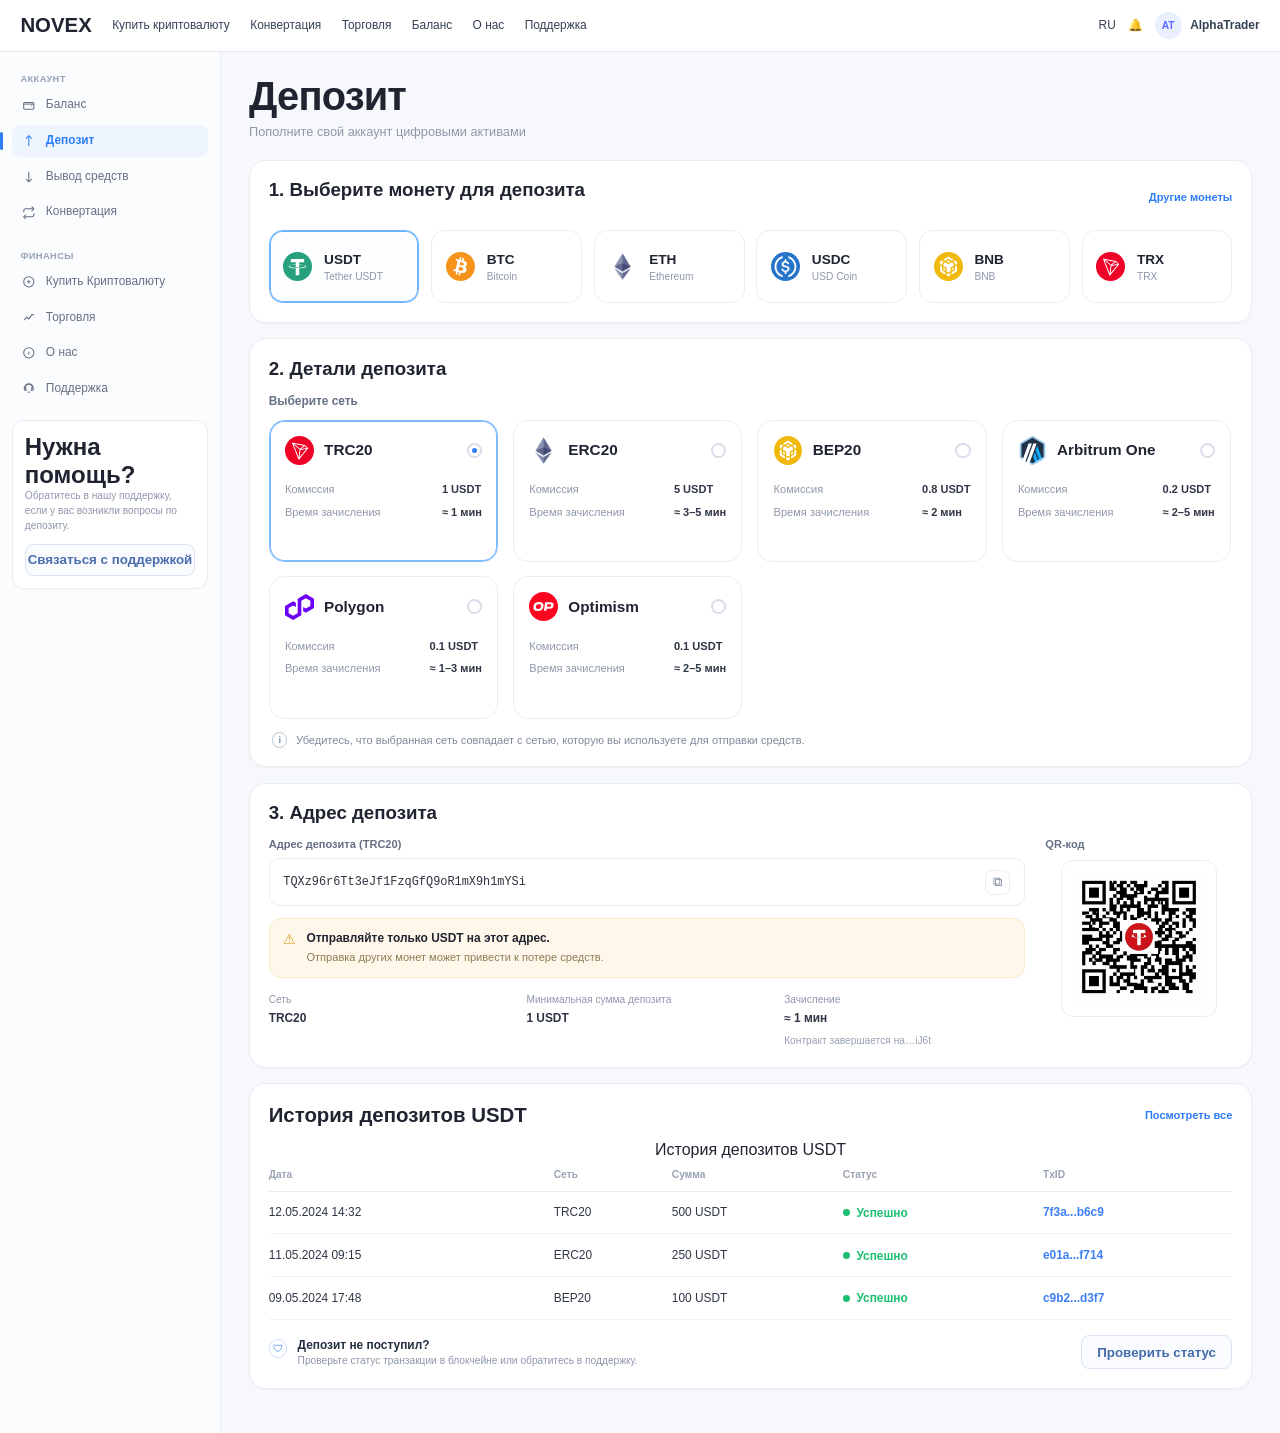
<file: deposit/index.html>
<!DOCTYPE html>
<html lang="ru">

<head>
    <meta charset="UTF-8">
    <meta name="viewport" content="width=device-width, initial-scale=1.0">
    <title>Deposit Page</title>
    <link rel="stylesheet" href="deposit-modal.css">
    <link rel="stylesheet" href="deposit.css">
    <link rel="stylesheet" href="media.css" media="screen and (max-width: 768px)">
</head>

<body>

    <header class="header">
        <div class="header__inner">
            <div class="header__left">
                <button class="mobile-sidebar-toggle js-mobile-sidebar-toggle" type="button" aria-label="Открыть меню"
                    aria-expanded="false" title="Открыть меню">
                    <span></span>
                    <span></span>
                    <span></span>
                </button>

                <!-- <a href="#" class="header__logo" title="NOVEX">
                    <img src="assets/logo.svg" alt="NOVEX">
                    <span>NOVEX</span>
                </a> -->

                <a href="#" class="header__logo" title="NOVEX">
                    <span>NOVEX</span>
                </a>
            </div>

            <nav class="header__nav js-header-nav" aria-label="Основная навигация сайта">
                <a href="#" class="header__nav-link">Купить криптовалюту</a>
                <a href="#" class="header__nav-link">Конвертация</a>
                <a href="#" class="header__nav-link">Торговля</a>
                <a href="#" class="header__nav-link">Баланс</a>
                <a href="#" class="header__nav-link">О нас</a>
                <a href="#" class="header__nav-link">Поддержка</a>
                <button class="header__nav-more js-header-nav-more" type="button" aria-label="Ещё">
                    Ещё <span class="header__nav-more-arrow">▾</span>
                    <div class="header__nav-dropdown js-header-nav-dropdown"></div>
                </button>
            </nav>

            <div class="header__right">
                <button class="header__lang" type="button">RU</button>
                <button class="header__icon-btn js-header-notif" type="button" aria-label="Уведомления">
                    🔔
                </button>
                <div class="header__profile">
                    <div class="header__avatar">AT</div>
                    <span class="header__name">AlphaTrader</span>
                </div>
            </div>
        </div>
    </header>
    <div class="app">

        <aside class="sidebar">
            <section aria-labelledby="account-nav-title">
                <h2 class="nav-group-title" id="account-nav-title">Аккаунт</h2>
                <nav class="nav" aria-label="Навигация по аккаунту">
                    <a class="nav-item" href="#" title="Перейти в раздел Баланс">
                        <svg fill="none" viewBox="0 0 24 24" stroke-width="1.8" aria-hidden="true">
                            <rect x="3" y="6" width="18" height="12" rx="2"></rect>
                            <path d="M16 12h2"></path>
                            <path d="M3 9h18"></path>
                        </svg>
                        <span>Баланс</span>
                    </a>

                    <a class="nav-item active" href="#" title="Перейти в раздел Депозит">
                        <svg fill="none" viewBox="0 0 24 24" stroke-width="1.8" aria-hidden="true">
                            <path d="M12 3v18"></path>
                            <path d="M7 8l5-5 5 5"></path>
                        </svg>
                        <span>Депозит</span>
                    </a>

                    <a class="nav-item" href="#" title="Перейти в раздел Вывод средств">
                        <svg fill="none" viewBox="0 0 24 24" stroke-width="1.8" aria-hidden="true">
                            <path d="M12 3v18"></path>
                            <path d="M7 16l5 5 5-5"></path>
                        </svg>
                        <span>Вывод средств</span>
                    </a>

                    <a class="nav-item" href="#" title="Перейти в раздел Конвертация">
                        <svg fill="none" viewBox="0 0 24 24" stroke-width="1.8" aria-hidden="true">
                            <path d="M17 1l4 4-4 4"></path>
                            <path d="M3 11V9a4 4 0 0 1 4-4h14"></path>
                            <path d="M7 23l-4-4 4-4"></path>
                            <path d="M21 13v2a4 4 0 0 1-4 4H3"></path>
                        </svg>
                        <span>Конвертация</span>
                    </a>
                </nav>
            </section>

            <section aria-labelledby="finance-nav-title">
                <h2 class="nav-group-title" id="finance-nav-title">Финансы</h2>
                <nav class="nav" aria-label="Навигация по финансам">
                    <a class="nav-item" href="#" title="Перейти в раздел Купить криптовалюту">
                        <svg fill="none" viewBox="0 0 24 24" stroke-width="1.8" aria-hidden="true">
                            <circle cx="12" cy="12" r="9"></circle>
                            <path d="M9 12h6"></path>
                            <path d="M12 9v6"></path>
                        </svg>
                        <span>Купить Криптовалюту</span>
                    </a>

                    <a class="nav-item " href="#" aria-current="page" title="Текущий раздел Торговля">
                        <svg fill="none" viewBox="0 0 24 24" stroke-width="1.8" aria-hidden="true">
                            <path d="M4 16l4-5 4 3 6-8"></path>
                            <path d="M18 6h2v2"></path>
                        </svg>
                        <span>Торговля</span>
                    </a>

                    <a class="nav-item" href="#" title="Перейти в раздел О нас">
                        <svg fill="none" viewBox="0 0 24 24" stroke-width="1.8" aria-hidden="true">
                            <circle cx="12" cy="12" r="9"></circle>
                            <path d="M12 10v5"></path>
                            <path d="M12 7h.01"></path>
                        </svg>
                        <span>О нас</span>
                    </a>

                    <a class="nav-item" href="#" title="Перейти в раздел Поддержка">
                        <svg fill="none" viewBox="0 0 24 24" stroke-width="1.8" aria-hidden="true">
                            <path
                                d="M12 3a8 8 0 0 0-8 8v2a2 2 0 0 0 2 2h1v-4H6v-1a6 6 0 1 1 12 0v1h-1v4h1a2 2 0 0 0 2-2v-2a8 8 0 0 0-8-8z">
                            </path>
                            <path d="M10 18h4"></path>
                        </svg>
                        <span>Поддержка</span>
                    </a>
                </nav>
            </section>

            <section class="support-box" aria-labelledby="support-title">
                <h2 id="support-title">Нужна помощь?</h2>
                <p>Обратитесь в нашу поддержку, если у вас возникли вопросы по депозиту.</p>
                <button type="button" title="Связаться с поддержкой">Связаться с поддержкой</button>
            </section>
        </aside>

        <div class="sidebar-overlay js-sidebar-overlay" aria-hidden="true"></div>

        <main class="content">
            <div class="page">
                <header class="page-header">
                    <h1>Депозит</h1>
                    <p>Пополните свой аккаунт цифровыми активами</p>
                </header>

                <section class="section" aria-labelledby="deposit-step-1-title">
                    <div class="section-title-row">
                        <h2 class="substep-title" id="deposit-step-1-title">1. Выберите монету для депозита</h2>
                        <button class="section-link js-open-coins-modal" type="button"
                            title="Открыть список других монет">
                            Другие монеты
                        </button>
                    </div>

                    <div class="coin-row js-coin-row" aria-label="Список монет">
                        <div class="coin-card active" data-coin="USDT" title="Выбрать монету USDT">
                            <div class="coin-icon">
                                <img src="assets/usdt-svgrepo-com.svg" alt="USDT">
                            </div>
                            <div class="coin-text">
                                <strong>USDT</strong>
                                <span>Tether USDT</span>
                            </div>
                        </div>
                        <div class="coin-card" data-coin="BTC" title="Выбрать монету BTC">
                            <div class="coin-icon btc" aria-hidden="true">₿</div>
                            <div class="coin-text">
                                <strong>BTC</strong>
                                <span>Bitcoin</span>
                            </div>
                        </div>
                        <div class="coin-card" data-coin="ETH" title="Выбрать монету ETH">
                            <div class="coin-icon eth" aria-hidden="true">◆</div>
                            <div class="coin-text">
                                <strong>ETH</strong>
                                <span>Ethereum</span>
                            </div>
                        </div>
                        <div class="coin-card" data-coin="USDC" title="Выбрать монету USDC">
                            <div class="coin-icon usdc" aria-hidden="true">$</div>
                            <div class="coin-text">
                                <strong>USDC</strong>
                                <span>USD Coin</span>
                            </div>
                        </div>
                        <div class="coin-card" data-coin="BNB" title="Выбрать монету BNB">
                            <div class="coin-icon bnb" aria-hidden="true">◇</div>
                            <div class="coin-text">
                                <strong>BNB</strong>
                                <span>BNB</span>
                            </div>
                        </div>
                        <div class="coin-card" data-coin="TRX" title="Выбрать монету TRX">
                            <div class="coin-icon xrp" aria-hidden="true">X</div>
                            <div class="coin-text">
                                <strong>XRP</strong>
                                <span>XRP</span>
                            </div>
                        </div>
                    </div>
                </section>

                <div class="coins-modal js-coins-modal" aria-hidden="true">
                    <div class="coins-modal__overlay js-coins-modal-overlay"></div>

                    <div class="coins-modal__dialog" role="dialog" aria-modal="true" aria-label="Выбор монеты">
                        <div class="coins-modal__header">
                            <h3 class="coins-modal__title">Другие монеты</h3>
                            <button class="coins-modal__close js-close-coins-modal" type="button"
                                aria-label="Закрыть окно выбора монеты" title="Закрыть окно">
                                ×
                            </button>
                        </div>

                        <div class="coins-modal__list js-extra-coins-list"></div>
                    </div>
                </div>

                <section class="section sec-deposit-step-2" aria-labelledby="deposit-step-2-title">
                    <h2 class="substep-title" id="deposit-step-2-title">2. Детали депозита</h2>
                    <p class="network-title">Выберите сеть</p>

                    <div class="network-grid js-network-grid" aria-label="Список сетей"></div>

                    <div class="hint-row">
                        <div class="hint-icon" aria-hidden="true">i</div>
                        <div>
                            Убедитесь, что выбранная сеть совпадает с сетью, которую вы используете для отправки
                            средств.
                        </div>
                    </div>
                </section>

                <section class="section" aria-labelledby="deposit-step-3-title">
                    <h2 class="substep-title" id="deposit-step-3-title">3. Адрес депозита</h2>

                    <div class="deposit-layout">
                        <div>
                            <div class="field-label js-deposit-network-label">
                                Адрес депозита (TRC20)
                            </div>

                            <div class="address-box">
                                <code class="js-deposit-address">TQXz96r6Tt3eJf1FzqGfQ9oR1mX9h1mYSi</code>
                                <button class="copy-btn" type="button" title="Скопировать адрес депозита"
                                    aria-label="Скопировать адрес депозита">
                                    ⧉
                                </button>
                            </div>

                            <div class="warning-box">
                                <div class="warning-icon" aria-hidden="true">⚠</div>
                                <div>
                                    <strong class="js-warning-coin-text">
                                        Отправляйте только <span class="js-warning-coin-span">USDT</span> на этот адрес.
                                    </strong>
                                    <p>Отправка других монет может привести к потере средств.</p>
                                </div>
                            </div>

                            <div class="deposit-meta">
                                <div class="meta-col">
                                    <span>Сеть</span>
                                    <strong class="js-network-name">TRC20</strong>
                                </div>

                                <div class="meta-col">
                                    <span>Минимальная сумма депозита</span>
                                    <strong class="js-min-deposit">1 USDT</strong>
                                </div>

                                <div class="meta-col">
                                    <span>Зачисление</span>
                                    <strong class="js-arrival-time">≈ 1 мин</strong>
                                    <small>Контракт завершаетcя на…iJ6t</small>
                                </div>
                            </div>
                        </div>

                        <aside class="qr-panel" aria-labelledby="qr-title">
                            <h3 class="qr-title" id="qr-title">QR-код</h3>
                            <div class="qr-box">
                                <img src="QRS/Tether.png" alt="QR-код для депозита USDT" class="qr js-qr-image">
                            </div>
                        </aside>
                    </div>
                </section>

                <section class="section" aria-labelledby="deposit-history-title">
                    <div class="table-header">
                        <h2 class="table-title" id="deposit-history-title">История депозитов USDT</h2>
                        <button class="section-link js-toggle-history" type="button"
                            title="Показать или скрыть полную историю депозитов">
                            Посмотреть все
                        </button>
                    </div>

                    <div class="table-wrap">
                        <table>
                            <caption class="visually-hidden">История депозитов USDT</caption>
                            <thead>
                                <tr>
                                    <th scope="col">Дата</th>
                                    <th scope="col">Сеть</th>
                                    <th scope="col">Сумма</th>
                                    <th scope="col">Статус</th>
                                    <th scope="col">TxID</th>
                                </tr>
                            </thead>
                            <tbody>
                                <tr>
                                    <td>12.05.2024 14:32</td>
                                    <td>TRC20</td>
                                    <td>500 USDT</td>
                                    <td><span class="status success">Успешно</span></td>
                                    <td><a class="tx-link" href="#"
                                            title="Открыть транзакцию 7f3a...b6c9">7f3a...b6c9</a></td>
                                </tr>
                                <tr>
                                    <td>11.05.2024 09:15</td>
                                    <td>ERC20</td>
                                    <td>250 USDT</td>
                                    <td><span class="status success">Успешно</span></td>
                                    <td><a class="tx-link" href="#"
                                            title="Открыть транзакцию e01a...f714">e01a...f714</a></td>
                                </tr>
                                <tr>
                                    <td>09.05.2024 17:48</td>
                                    <td>BEP20</td>
                                    <td>100 USDT</td>
                                    <td><span class="status success">Успешно</span></td>
                                    <td><a class="tx-link" href="#"
                                            title="Открыть транзакцию c9b2...d3f7">c9b2...d3f7</a></td>
                                </tr>

                                <tr class="history-extra-row">
                                    <td>08.05.2024 11:03</td>
                                    <td>TRC20</td>
                                    <td>350 USDT</td>
                                    <td><span class="status processing">В обработке</span></td>
                                    <td>—</td>
                                </tr>
                                <tr class="history-extra-row">
                                    <td>07.05.2024 20:21</td>
                                    <td>TRC20</td>
                                    <td>200 USDT</td>
                                    <td><span class="status failed">Неудачно</span></td>
                                    <td>—</td>
                                </tr>
                            </tbody>
                        </table>
                    </div>

                    <div class="table-footer">
                        <div class="footer-note">
                            <div class="shield" aria-hidden="true">🛡</div>
                            <div>
                                <strong>Депозит не поступил?</strong>
                                <p>Проверьте статус транзакции в блокчейне или обратитесь в поддержку.</p>
                            </div>
                        </div>
                        <button class="status-btn" type="button" title="Проверить статус депозита">
                            Проверить статус
                        </button>
                    </div>
                </section>
            </div>
        </main>
    </div>

    <script src="deposit.js"></script>
</body>

</html>
</file>
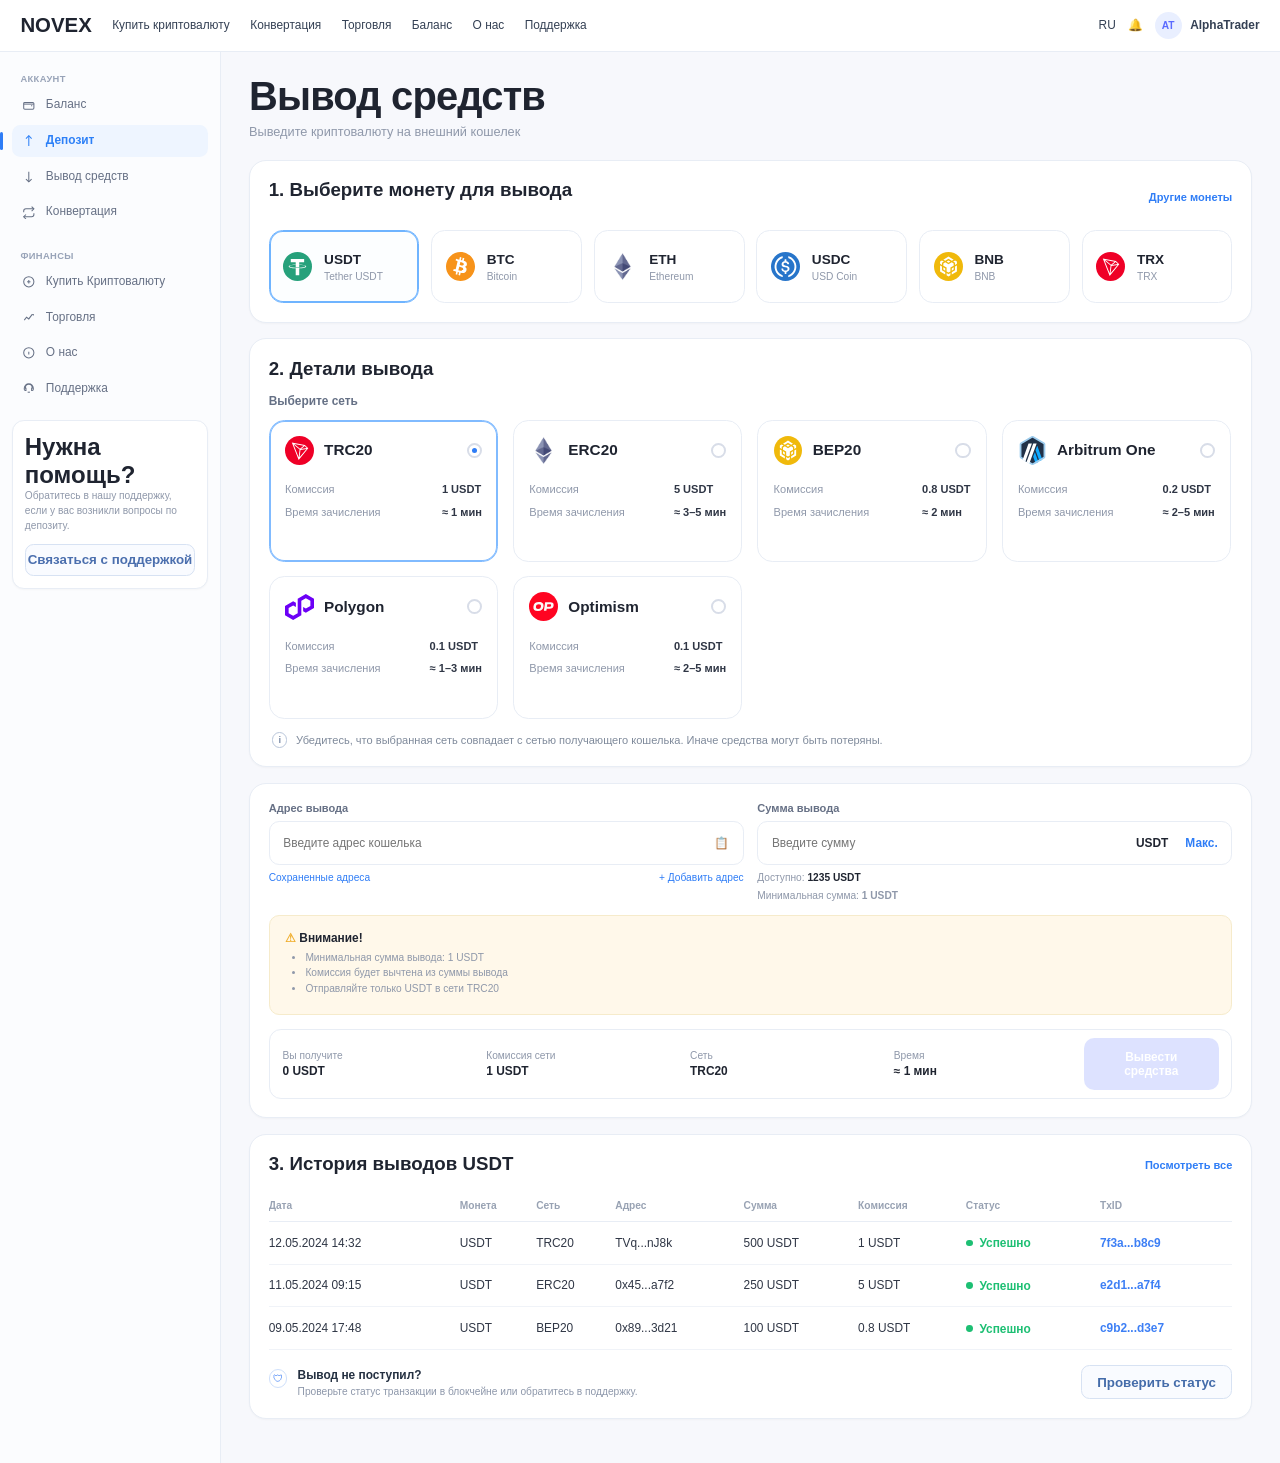
<file: widthdraw/index.html>
<!DOCTYPE html>
<html lang="ru">

<head>
    <meta charset="UTF-8">
    <meta name="viewport" content="width=device-width, initial-scale=1.0">
    <title>Deposit Page Replica</title>
    <link rel="stylesheet" href="deposit-modal.css">
    <link rel="stylesheet" href="deposit.css">
    <link rel="stylesheet" href="media.css" media="screen and (max-width: 768px)">
</head>

<body>

    <header class="header">
        <div class="header__inner">
            <div class="header__left">
                <button class="mobile-sidebar-toggle js-mobile-sidebar-toggle" type="button" aria-label="Открыть меню"
                    aria-expanded="false" title="Открыть меню">
                    <span></span>
                    <span></span>
                    <span></span>
                </button>

                <!-- <a href="#" class="header__logo" title="NOVEX">
                    <img src="assets/logo.svg" alt="NOVEX">
                    <span>NOVEX</span>
                </a> -->

                <a href="#" class="header__logo" title="NOVEX">
                    <span>NOVEX</span>
                </a>
            </div>

            <nav class="header__nav js-header-nav" aria-label="Основная навигация сайта">
                <a href="#" class="header__nav-link">Купить криптовалюту</a>
                <a href="#" class="header__nav-link">Конвертация</a>
                <a href="#" class="header__nav-link">Торговля</a>
                <a href="#" class="header__nav-link">Баланс</a>
                <a href="#" class="header__nav-link">О нас</a>
                <a href="#" class="header__nav-link">Поддержка</a>
                <button class="header__nav-more js-header-nav-more" type="button" aria-label="Ещё">
                    Ещё <span class="header__nav-more-arrow">▾</span>
                    <div class="header__nav-dropdown js-header-nav-dropdown"></div>
                </button>
            </nav>

            <div class="header__right">
                <button class="header__lang" type="button">RU</button>
                <button class="header__icon-btn js-header-notif" type="button" aria-label="Уведомления">
                    🔔
                </button>
                <div class="header__profile">
                    <div class="header__avatar">AT</div>
                    <span class="header__name">AlphaTrader</span>
                </div>
            </div>
        </div>
    </header>
    <div class="app">

        <aside class="sidebar">
            <section aria-labelledby="account-nav-title">
                <h2 class="nav-group-title" id="account-nav-title">Аккаунт</h2>
                <nav class="nav" aria-label="Навигация по аккаунту">
                    <a class="nav-item" href="#" title="Перейти в раздел Баланс">
                        <svg fill="none" viewBox="0 0 24 24" stroke-width="1.8" aria-hidden="true">
                            <rect x="3" y="6" width="18" height="12" rx="2"></rect>
                            <path d="M16 12h2"></path>
                            <path d="M3 9h18"></path>
                        </svg>
                        <span>Баланс</span>
                    </a>

                    <a class="nav-item active" href="#" title="Перейти в раздел Депозит">
                        <svg fill="none" viewBox="0 0 24 24" stroke-width="1.8" aria-hidden="true">
                            <path d="M12 3v18"></path>
                            <path d="M7 8l5-5 5 5"></path>
                        </svg>
                        <span>Депозит</span>
                    </a>

                    <a class="nav-item" href="#" title="Перейти в раздел Вывод средств">
                        <svg fill="none" viewBox="0 0 24 24" stroke-width="1.8" aria-hidden="true">
                            <path d="M12 3v18"></path>
                            <path d="M7 16l5 5 5-5"></path>
                        </svg>
                        <span>Вывод средств</span>
                    </a>

                    <a class="nav-item" href="#" title="Перейти в раздел Конвертация">
                        <svg fill="none" viewBox="0 0 24 24" stroke-width="1.8" aria-hidden="true">
                            <path d="M17 1l4 4-4 4"></path>
                            <path d="M3 11V9a4 4 0 0 1 4-4h14"></path>
                            <path d="M7 23l-4-4 4-4"></path>
                            <path d="M21 13v2a4 4 0 0 1-4 4H3"></path>
                        </svg>
                        <span>Конвертация</span>
                    </a>
                </nav>
            </section>

            <section aria-labelledby="finance-nav-title">
                <h2 class="nav-group-title" id="finance-nav-title">Финансы</h2>
                <nav class="nav" aria-label="Навигация по финансам">
                    <a class="nav-item" href="#" title="Перейти в раздел Купить криптовалюту">
                        <svg fill="none" viewBox="0 0 24 24" stroke-width="1.8" aria-hidden="true">
                            <circle cx="12" cy="12" r="9"></circle>
                            <path d="M9 12h6"></path>
                            <path d="M12 9v6"></path>
                        </svg>
                        <span>Купить Криптовалюту</span>
                    </a>

                    <a class="nav-item " href="#" aria-current="page" title="Текущий раздел Торговля">
                        <svg fill="none" viewBox="0 0 24 24" stroke-width="1.8" aria-hidden="true">
                            <path d="M4 16l4-5 4 3 6-8"></path>
                            <path d="M18 6h2v2"></path>
                        </svg>
                        <span>Торговля</span>
                    </a>

                    <a class="nav-item" href="#" title="Перейти в раздел О нас">
                        <svg fill="none" viewBox="0 0 24 24" stroke-width="1.8" aria-hidden="true">
                            <circle cx="12" cy="12" r="9"></circle>
                            <path d="M12 10v5"></path>
                            <path d="M12 7h.01"></path>
                        </svg>
                        <span>О нас</span>
                    </a>

                    <a class="nav-item" href="#" title="Перейти в раздел Поддержка">
                        <svg fill="none" viewBox="0 0 24 24" stroke-width="1.8" aria-hidden="true">
                            <path
                                d="M12 3a8 8 0 0 0-8 8v2a2 2 0 0 0 2 2h1v-4H6v-1a6 6 0 1 1 12 0v1h-1v4h1a2 2 0 0 0 2-2v-2a8 8 0 0 0-8-8z">
                            </path>
                            <path d="M10 18h4"></path>
                        </svg>
                        <span>Поддержка</span>
                    </a>
                </nav>
            </section>

            <section class="support-box" aria-labelledby="support-title">
                <h2 id="support-title">Нужна помощь?</h2>
                <p>Обратитесь в нашу поддержку, если у вас возникли вопросы по депозиту.</p>
                <button type="button" title="Связаться с поддержкой">Связаться с поддержкой</button>
            </section>
        </aside>

        <div class="sidebar-overlay js-sidebar-overlay" aria-hidden="true"></div>

        <main class="content">
            <div class="page">
                <header class="page-header">
                    <h1>Вывод средств</h1>
                    <p>Выведите криптовалюту на внешний кошелек</p>
                </header>

                <section class="section" aria-labelledby="deposit-step-1-title">
                    <div class="section-title-row">
                        <h2 class="substep-title" id="deposit-step-1-title">1. Выберите монету для вывода</h2>
                        <button class="section-link js-open-coins-modal" type="button"
                            title="Открыть список других монет">
                            Другие монеты
                        </button>
                    </div>

                    <div class="coin-row js-coin-row" aria-label="Список монет">
                        <div class="coin-card active" data-coin="USDT" title="Выбрать монету USDT">
                            <div class="coin-icon">
                                <img src="assets/usdt-svgrepo-com.svg" alt="USDT">
                            </div>
                            <div class="coin-text">
                                <strong>USDT</strong>
                                <span>Tether USDT</span>
                            </div>
                        </div>
                        <div class="coin-card" data-coin="BTC" title="Выбрать монету BTC">
                            <div class="coin-icon btc" aria-hidden="true">₿</div>
                            <div class="coin-text">
                                <strong>BTC</strong>
                                <span>Bitcoin</span>
                            </div>
                        </div>
                        <div class="coin-card" data-coin="ETH" title="Выбрать монету ETH">
                            <div class="coin-icon eth" aria-hidden="true">◆</div>
                            <div class="coin-text">
                                <strong>ETH</strong>
                                <span>Ethereum</span>
                            </div>
                        </div>
                        <div class="coin-card" data-coin="USDC" title="Выбрать монету USDC">
                            <div class="coin-icon usdc" aria-hidden="true">$</div>
                            <div class="coin-text">
                                <strong>USDC</strong>
                                <span>USD Coin</span>
                            </div>
                        </div>
                        <div class="coin-card" data-coin="BNB" title="Выбрать монету BNB">
                            <div class="coin-icon bnb" aria-hidden="true">◇</div>
                            <div class="coin-text">
                                <strong>BNB</strong>
                                <span>BNB</span>
                            </div>
                        </div>
                        <div class="coin-card" data-coin="TRX" title="Выбрать монету TRX">
                            <div class="coin-icon xrp" aria-hidden="true">X</div>
                            <div class="coin-text">
                                <strong>XRP</strong>
                                <span>XRP</span>
                            </div>
                        </div>
                    </div>
                </section>

                <div class="coins-modal js-coins-modal" aria-hidden="true">
                    <div class="coins-modal__overlay js-coins-modal-overlay"></div>

                    <div class="coins-modal__dialog" role="dialog" aria-modal="true" aria-label="Выбор монеты">
                        <div class="coins-modal__header">
                            <h3 class="coins-modal__title">Другие монеты</h3>
                            <button class="coins-modal__close js-close-coins-modal" type="button"
                                aria-label="Закрыть окно выбора монеты" title="Закрыть окно">
                                ×
                            </button>
                        </div>

                        <div class="coins-modal__list js-extra-coins-list"></div>
                    </div>
                </div>

                <section class="section sec-deposit-step-2" aria-labelledby="deposit-step-2-title">
                    <h2 class="substep-title" id="deposit-step-2-title">2. Детали вывода</h2>
                    <p class="network-title">Выберите сеть</p>

                    <div class="network-grid js-network-grid" aria-label="Список сетей"></div>

                    <div class="hint-row">
                        <div class="hint-icon" aria-hidden="true">i</div>
                        <div>
                            Убедитесь, что выбранная сеть совпадает с сетью получающего кошелька. Иначе средства могут
                            быть потеряны.
                        </div>
                    </div>
                </section>

                <section class="section withdraw-section">

                    <div class="withdraw-grid">

                        <!-- Адрес -->
                        <div class="form-group">
                            <label>Адрес вывода</label>

                            <div class="input-box">
                                <input type="text" placeholder="Введите адрес кошелька" class="paste__text">
                                <button class="icon-btn">📋</button>
                            </div>

                            <div class="form-links">
                                <button>Сохраненные адреса</button>
                                <button>+ Добавить адрес</button>
                            </div>
                        </div>

                        <!-- Сумма -->
                        <div class="form-group">
                            <label>Сумма вывода</label>

                            <div class="input-box">
                                <input type="number" placeholder="Введите сумму">
                                <span class="suffix"><span class="js-warning-coin-span">USDT</span></span>
                                <button class="max-btn">Макс.</button>
                            </div>

                            <div class="form-hint">
                                <span>Доступно: <strong><span class="balance">1235</span> <span
                                            class="js-warning-coin-span">USDT</span></strong></span>
                                <span>Минимальная сумма: <b class="js_coin-name">1 <span
                                            class="js-warning-coin-span">USDT</span></b></span>
                            </div>
                        </div>

                    </div>

                    <!-- WARNING -->
                    <div class="warning-box">
                        <p><span>⚠</span> Внимание!</p>
                        <ul>
                            <li>Минимальная сумма вывода: 1 <span class="js-warning-coin-span"> USDT</span></li>
                            <li>Комиссия будет вычтена из суммы вывода</li>
                            <li>Отправляйте только <span class="js-warning-coin-span"> USDT</span> в сети <span
                                    class="js-network-name">TRC20</span> </li>
                        </ul>
                    </div>

                    <!-- FOOTER -->
                    <div class="withdraw-footer">
                        <div class="withdraw-info">
                            <div>
                                <span>Вы получите</span>
                                <strong class="draw_value">0 <span class="js-warning-coin-span"> USDT</span></strong>
                            </div>
                            <div>
                                <span>Комиссия сети</span>
                                <strong class="comission_mereg_value">1 <span class="js-warning-coin-span">
                                        USDT</span></strong>
                            </div>
                            <div>
                                <span>Сеть</span>
                                <strong class="js-network-name">TRC20</strong>
                            </div>
                            <div>
                                <span>Время</span>
                                <strong class="op_time">≈ 1 мин</strong>
                            </div>

                        </div>
                        <button class="withdraw-btn" disabled>
                            Вывести средства
                        </button>

                    </div>
                </section>

                <section class="section" aria-labelledby="withdrawal-history-title">
                    <div class="table-header">
                        <h2 class="table-title" id="withdrawal-history-title">
                            3. История выводов USDT
                        </h2>

                        <button class="section-link js-toggle-history" type="button"
                            title="Показать или скрыть полную историю выводов">
                            Посмотреть все
                        </button>
                    </div>

                    <div class="table-wrap">
                        <table>
                            <thead>
                                <tr>
                                    <th scope="col">Дата</th>
                                    <th scope="col">Монета</th>
                                    <th scope="col">Сеть</th>
                                    <th scope="col">Адрес</th>
                                    <th scope="col">Сумма</th>
                                    <th scope="col">Комиссия</th>
                                    <th scope="col">Статус</th>
                                    <th scope="col">TxID</th>
                                </tr>
                            </thead>

                            <tbody>
                                <tr>
                                    <td>12.05.2024 14:32</td>
                                    <td>USDT</td>
                                    <td>TRC20</td>
                                    <td>TVq...nJ8k</td>
                                    <td>500 USDT</td>
                                    <td>1 USDT</td>
                                    <td><span class="status success">Успешно</span></td>
                                    <td>
                                        <a class="tx-link" href="#" title="7f3a...b8c9">
                                            7f3a...b8c9
                                        </a>
                                    </td>
                                </tr>

                                <tr>
                                    <td>11.05.2024 09:15</td>
                                    <td>USDT</td>
                                    <td>ERC20</td>
                                    <td>0x45...a7f2</td>
                                    <td>250 USDT</td>
                                    <td>5 USDT</td>
                                    <td><span class="status success">Успешно</span></td>
                                    <td>
                                        <a class="tx-link" href="#" title="e2d1...a7f4">
                                            e2d1...a7f4
                                        </a>
                                    </td>
                                </tr>

                                <tr>
                                    <td>09.05.2024 17:48</td>
                                    <td>USDT</td>
                                    <td>BEP20</td>
                                    <td>0x89...3d21</td>
                                    <td>100 USDT</td>
                                    <td>0.8 USDT</td>
                                    <td><span class="status success">Успешно</span></td>
                                    <td>
                                        <a class="tx-link" href="#" title="c9b2...d3e7">
                                            c9b2...d3e7
                                        </a>
                                    </td>
                                </tr>

                                <!-- hidden rows -->
                                <tr class="history-extra-row">
                                    <td>08.05.2024 11:03</td>
                                    <td>USDT</td>
                                    <td>TRC20</td>
                                    <td>TVq...nJ8k</td>
                                    <td>350 USDT</td>
                                    <td>1 USDT</td>
                                    <td><span class="status processing">В обработке</span></td>
                                    <td>—</td>
                                </tr>

                                <tr class="history-extra-row">
                                    <td>07.05.2024 20:21</td>
                                    <td>USDT</td>
                                    <td>TRC20</td>
                                    <td>TVq...nJ8k</td>
                                    <td>200 USDT</td>
                                    <td>1 USDT</td>
                                    <td><span class="status failed">Неудачно</span></td>
                                    <td>—</td>
                                </tr>
                            </tbody>
                        </table>
                    </div>

                    <div class="table-footer">
                        <div class="footer-note">
                            <div class="shield" aria-hidden="true">🛡</div>
                            <div>
                                <strong>Вывод не поступил?</strong>
                                <p>Проверьте статус транзакции в блокчейне или обратитесь в поддержку.</p>
                            </div>
                        </div>

                        <button class="status-btn" type="button" title="Проверить статус вывода">
                            Проверить статус
                        </button>
                    </div>
                </section>
            </div>
        </main>
    </div>

    <script src="deposit.js"></script>
</body>

</html>
</file>
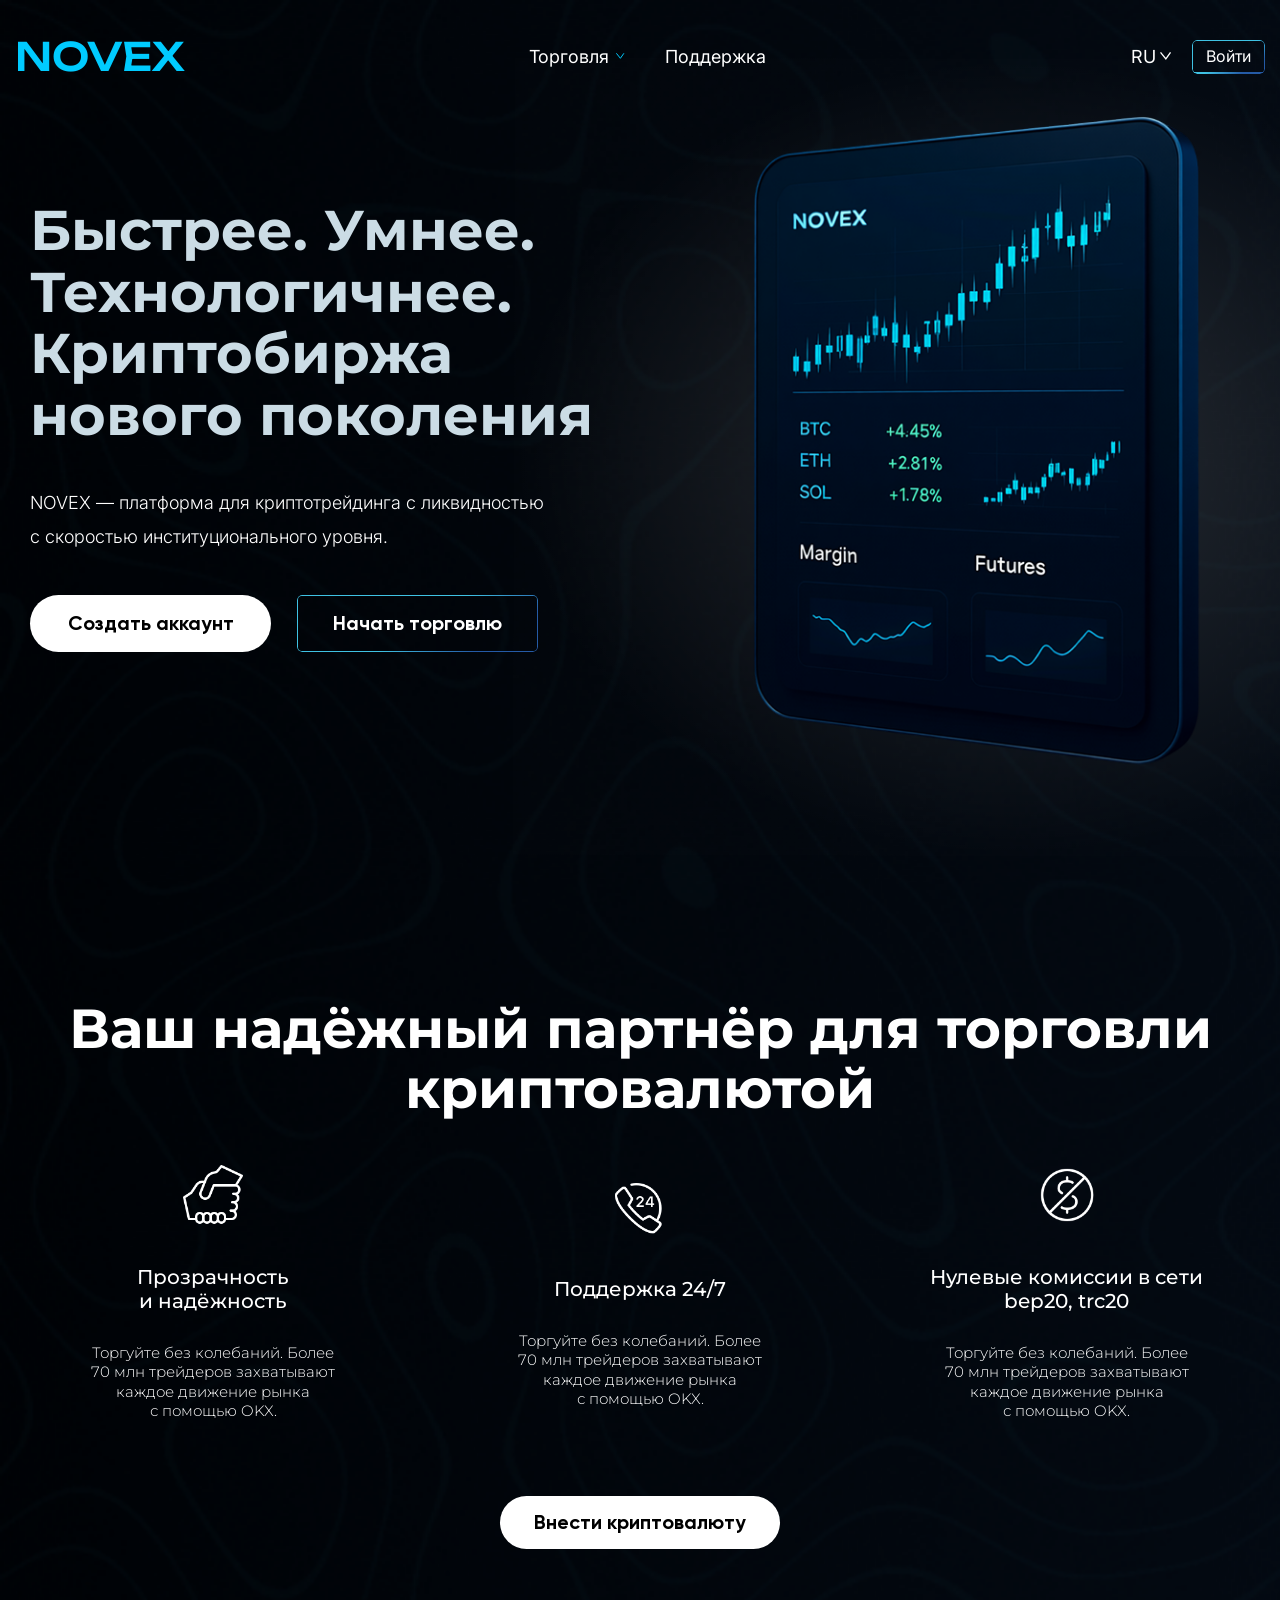
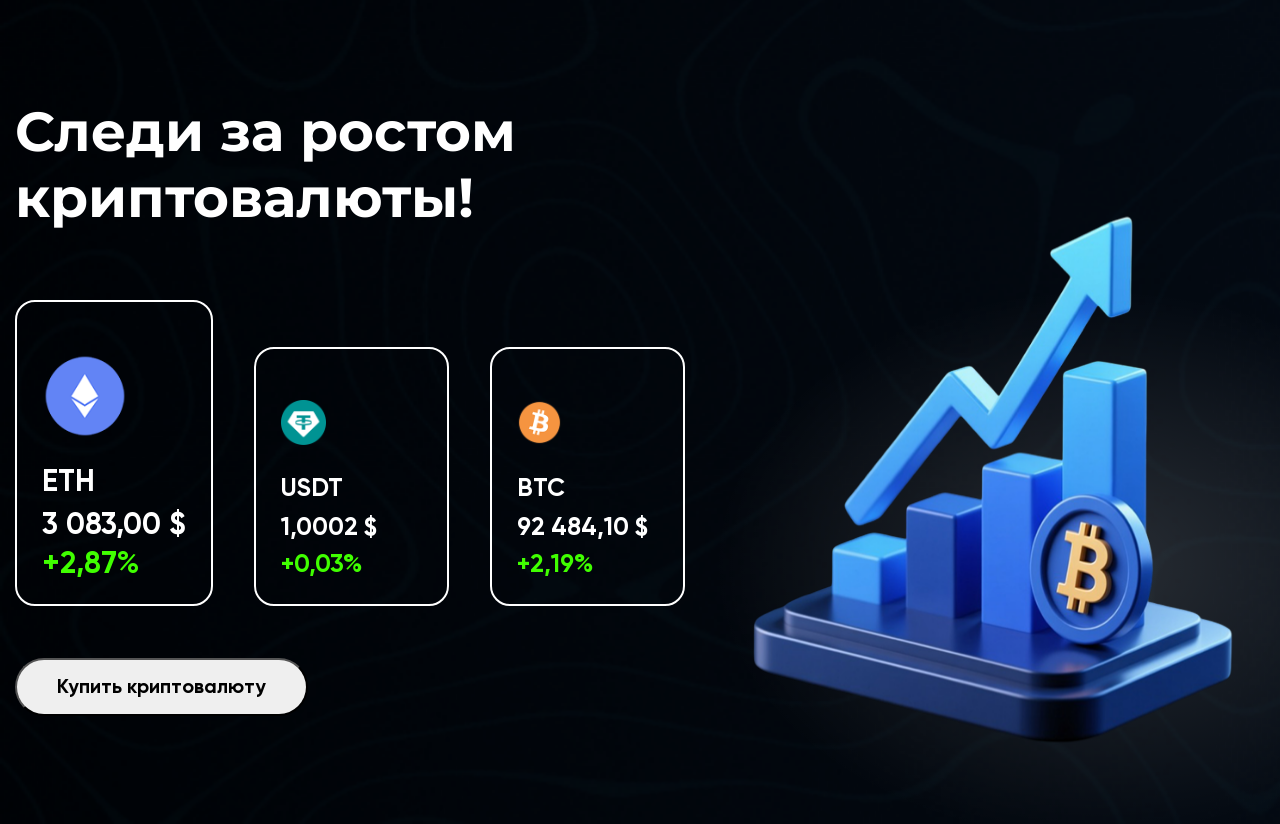
<file: first-page/main.html>
<!DOCTYPE html>
<html lang="en">

<head>
    <meta charset="UTF-8">
    <meta name="viewport" content="width=device-width, initial-scale=1.0">
    <link rel="stylesheet" href="../reset.css">
    <link rel="stylesheet" href="../first-page/main.css">
    <title>Главная страница</title>
</head>

<body>
    <div class="wrapper-overflow">
        <header class="header">
            <div class="container">
                <div class="wrapper__header">
                    <a href="#" class="logo">NOVEX</a>
                    <div class="burger">
                        <span></span>
                        <span></span>
                        <span></span>
                    </div>

                    <nav class="menu">
                        <div class="wrapper-menu">
                            <ul class="menu__list">
                                <li class="menu__item"><a href="#" class="menu__link menu__link--hover">Торговля <img
                                            src="../first-page/images/arrow-header-link.svg" alt=""></a>
                                    <div class="menu-dropdown">
                                        <a href="#" class="dropdown-btn">P2P</a>
                                    </div>
                                </li>
                                <li class="menu__item"><a href="#" class="menu__link">Поддержка</a></li>
                            </ul>
                            <div class="info__group-header mobile-move">

                            </div>
                        </div>
                        

                        <button class="login__header-btn login__header-btn--mobile">Войти</button>

                    </nav>

                    <button class="login__header-btn login__header-btn--mobile-two">Войти</button>

                    <div class="info__group-header">
                        <div class="lang-select-header">
                            <div class="lang-current-header">
                                <span class="lang-text-header">RU</span>
                                <span class="lang-arrow-header"><img src="../first-page/images/arrow-select-lang.svg"
                                        alt=""></span>
                            </div>

                            <ul class="lang-list-header">
                                <li data-lang="RU">RU</li>
                                <li data-lang="EN">EN</li>
                            </ul>
                        </div>

                        <button class="login__header-btn">Войти</button>
                    </div>
                </div>
            </div>
        </header>
        <main class="main">
            <section class="welcome">
                <div class="container--big">
                    <div class="wrapper__welcome">
                        <div class="content-left__welcome">
                            <h1 class="title__welcome">Быстрее. Умнее. Технологичнее. Криптобиржа нового поколения</h1>
                            <p class="subtitle__welcome">NOVEX — платформа для криптотрейдинга с ликвидностью
                                с скоростью
                                институционального уровня.</p>
                            <div class="group__btn-welcome">
                                <a href="#" class="link__welcome--color">Создать аккаунт</a>
                                <a href="#" class="link__welcome">Начать торговлю</a>
                            </div>
                        </div>
                        <div class="content-right__welcome">
                            <div class="wrapper__image"><img src="../first-page/images/main-img.png" alt=""
                                    class="welcome__img"></div>
                        </div>
                    </div>
                </div>
            </section>
            <section class="info">
                <div class="container">
                    <h2 class="title__info">Ваш надёжный партнёр для торговли криптовалютой</h2>
                    <div class="wrapper-card__info">
                        <div class="card__info">
                            <img src="../first-page/images/info-card-1.svg" alt="" class="card__info-img">
                            <p class="title__card-info">Прозрачность и надёжность</p>
                            <p class="subtitle__card-info">Торгуйте без колебаний. Более 70 млн трейдеров захватывают каждое движение рынка с помощью OKX.</p>
                        </div>
                        <div class="card__info">
                            <img src="../first-page/images/info-card-2.svg" alt="" class="card__info-img">
                            <p class="title__card-info">Поддержка 24/7</p>
                            <p class="subtitle__card-info">Торгуйте без колебаний. Более 70 млн трейдеров захватывают каждое движение рынка с помощью OKX.</p>
                        </div>
                        <div class="card__info">
                            <img src="../first-page/images/info-card-3.svg" alt="" class="card__info-img">
                            <p class="title__card-info">Нулевые комиссии в сети bep20, trc20</p>
                            <p class="subtitle__card-info">Торгуйте без колебаний. Более 70 млн трейдеров захватывают каждое движение рынка с помощью OKX.</p>
                        </div>
                    </div>
                    <button class="info__btn">Внести криптовалюту</button>
                </div>
            </section>
            <section class="statistics">
                <div class="container">
                    <div class="wrapper__statistics">
                        <div class="content__left-statistics">
                            <h2 class="title__statistics">Следи за ростом криптовалюты!</h2>
                            <div class="wrapper__card-statistics">
                                <div class="card__statistics">
                                    <img src="../first-page/images/eth-logo.svg" alt="" class="card-statistics__img">
                                    <p class="name-currency-card name-currency-card--big">ETH</p>
                                    <p class="well-currency-card well-currency-card--big">3 083,00 $</p>
                                    <p class="percent-currency-card percent-currency-card--big">+2,87%</p>
                                </div>
                                <div class="card__statistics card__statistics--small card__statistics--padding">
                                    <img src="../first-page/images/usdt-logo.svg" alt="" class="card-statistics__img card-statistics__img--small">
                                    <p class="name-currency-card">USDT</p>
                                    <p class="well-currency-card">1,0002 $</p>
                                    <p class="percent-currency-card">+0,03%</p>
                                </div>
                                <div class="card__statistics card__statistics--small">
                                    <img src="../first-page/images/btc-logo.svg" alt="" class="card-statistics__img card-statistics__img--small">
                                    <p class="name-currency-card">BTC</p>
                                    <p class="well-currency-card">92 484,10 $</p>
                                    <p class="percent-currency-card">+2,19%</p>
                                </div>
                            </div>
                            <button class="statistics__btn">Купить криптовалюту</button>
                        </div>
                        
                        <div class="content__right-statistics">
                            <img src="../first-page/images/statistics-img.png" alt="" class="statistics__img">
                        </div>
                        
                    </div>
                </div>
            </section>
        </main>
    </div>

</body>

<script src="../first-page/main.js"></script>

</html>
</file>
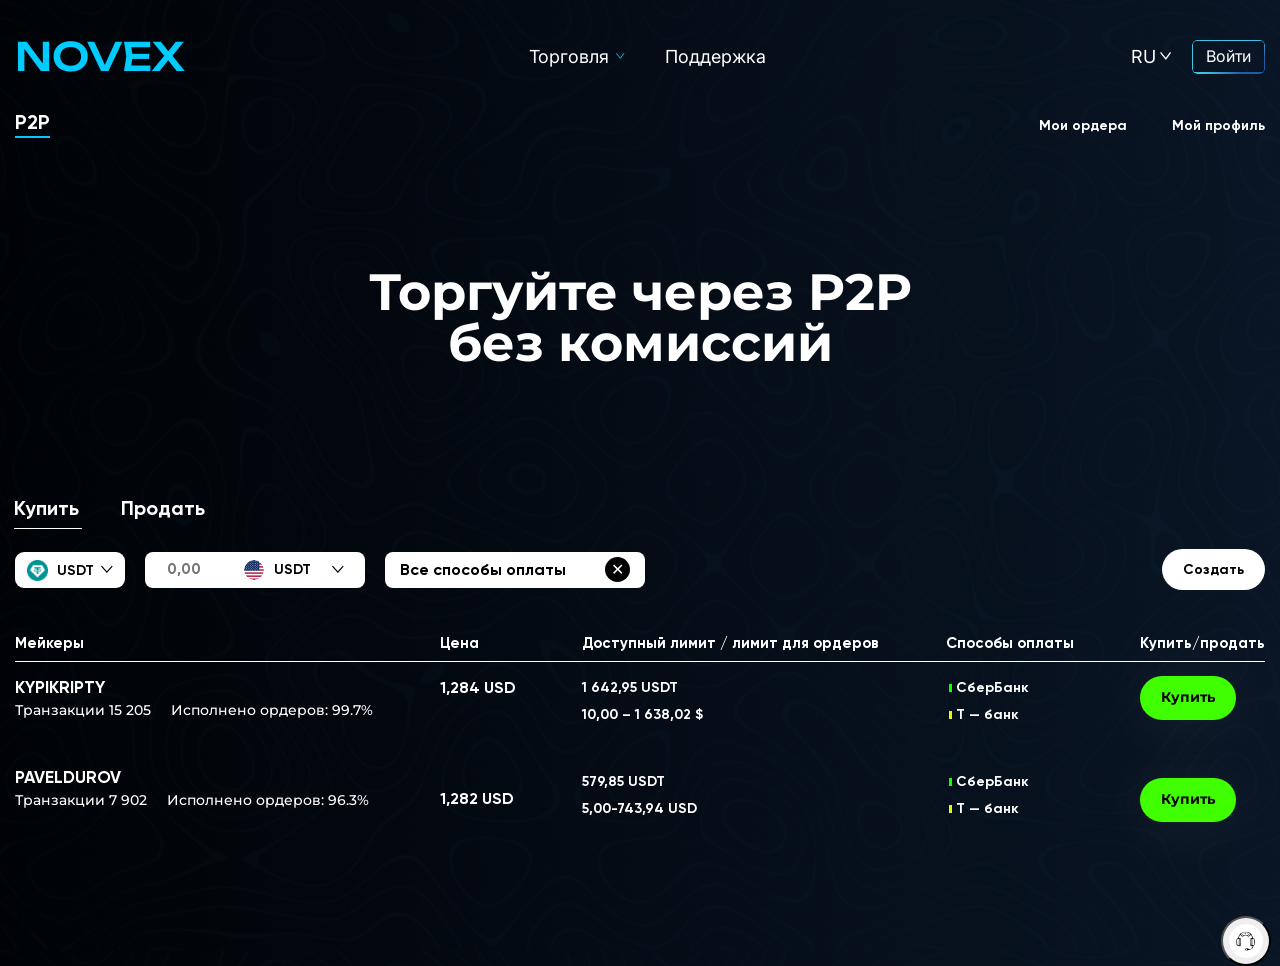
<file: p2p-page/p2p.html>
<!DOCTYPE html>
<html lang="en">

<head>
    <meta charset="UTF-8">
    <meta name="viewport" content="width=device-width, initial-scale=1.0">
    <link rel="stylesheet" href="../reset.css">
    <link rel="stylesheet" href="../p2p-page/p2p.css">
    <link rel="stylesheet" href="../first-page/main.css">
    <title>P2P</title>
</head>

<body>
    <header class="header">
        <div class="container">
            <div class="wrapper__header">
                <a href="#" class="logo">NOVEX</a>
                <div class="burger">
                    <span></span>
                    <span></span>
                    <span></span>
                </div>

                <nav class="menu">
                    <div class="wrapper-menu">
                        <ul class="menu__list">
                            <li class="menu__item"><a href="#" class="menu__link menu__link--hover">Торговля <img
                                        src="../first-page/images/arrow-header-link.svg" alt=""></a>
                                <div class="menu-dropdown">
                                    <a href="#" class="dropdown-btn">P2P</a>
                                </div>
                            </li>
                            <li class="menu__item"><a href="#" class="menu__link">Поддержка</a></li>
                        </ul>
                        <div class="info__group-header mobile-move">

                        </div>
                    </div>


                    <button class="login__header-btn login__header-btn--mobile">Войти</button>

                </nav>

                <button class="login__header-btn login__header-btn--mobile-two">Войти</button>

                <div class="info__group-header">
                    <div class="lang-select-header">
                        <div class="lang-current-header">
                            <span class="lang-text-header">RU</span>
                            <span class="lang-arrow-header"><img src="../first-page/images/arrow-select-lang.svg"
                                    alt=""></span>
                        </div>

                        <ul class="lang-list-header">
                            <li data-lang="RU">RU</li>
                            <li data-lang="EN">EN</li>
                        </ul>
                    </div>

                    <button class="login__header-btn">Войти</button>
                </div>
            </div>
        </div>
    </header>

    <main class="main">
        <section class="header-p2p">
            <div class="container">
                <div class="wrapper-header-p2p">
                    <a href="#" class="p2p-link">P2P</a>
                    <ul class="menu__header-p2p">
                        <li class="item__p2p"><a href="#" class="p2p__menu-link">Мои ордера</a></li>
                        <li class="item__p2p"><a href="#" class="p2p__menu-link">Мой профиль</a></li>
                    </ul>
                </div>
            </div>
        </section>

        <section class="welcome-p2p">
            <div class="container">
                <h1 class="title__p2p">Торгуйте через P2P без комиссий</h1>
                <div class="swap-btns-group-p2p">
                    <button class="btn-swap-p2p btn-buy active">Купить</button>
                    <button class="btn-swap-p2p btn-sell">Продать</button>
                </div>
                <div class="group-info-p2p">

                    <div class="wrapper-select-info-p2p">
                        <div class="main-content__wrapper-info-p2p">
                            <div class="crypto-select" id="cryptoBox">
                                <div class="selected-box" onclick="toggleDrop()">
                                    <img id="cryptoIcon" class="icon" src="../p2p-page/images-p2p/usdt-logo.svg">
                                    <span id="cryptoValue">USDT</span>
                                    <div class="arrow" id="cryptoArrow"><img
                                            src="../p2p-page/images-p2p/arrow-select.svg" alt=""></div>
                                </div>
                                <!-- Custom dropdown -->
                                <div class="crypto-dropdown" id="cryptoDropdown">
                                    <div class="crypto-item" data-value="USDT"
                                        data-icon="../p2p-page/images-p2p/usdt-logo.svg">
                                        <img src="../p2p-page/images-p2p/usdt-logo.svg"> USDT
                                    </div>
                                    <div class="crypto-item" data-value="ETH"
                                        data-icon="../p2p-page/images-p2p/eth-logo.svg">
                                        <img src="../p2p-page/images-p2p/eth-logo.svg"> ETH
                                    </div>
                                    <div class="crypto-item" data-value="BTC"
                                        data-icon="../p2p-page/images-p2p/btc-logo.svg">
                                        <img src="../p2p-page/images-p2p/btc-logo.svg"> BTC
                                    </div>
                                </div>
                            </div>
                            <div class="currency-box">
                                <input type="number" placeholder="0,00" class="amount-input">
                                <div class="custom-select" id="countrySelect">
                                    <div class="selected">
                                        <img src="../p2p-page/images-p2p/usa-logo.svg" class="flag">
                                        <span>USDT</span>
                                        <div class="arrow"><img src="../p2p-page/images-p2p/arrow-select.svg" alt="">
                                        </div>
                                    </div>
                                    <div class="options">
                                        <div class="option" data-value="USDT"
                                            data-flag="../p2p-page/images-p2p/usa-logo.svg">
                                            <img src="../p2p-page/images-p2p/usa-logo.svg" class="flag"> USDT
                                        </div>
                                        <div class="option" data-value="RUB"
                                            data-flag="../p2p-page/images-p2p/rus-logo.svg">
                                            <img src="../p2p-page/images-p2p/rus-logo.svg" class="flag"> RUB
                                        </div>
                                    </div>
                                </div>
                            </div>
                            <div class="payment-select" id="paymentBox">
                                <div class="payment-selected">
                                    <span id="paymentText">Все способы оплаты</span>
                                    <div class="close-btn">✕</div>
                                </div>
                                <div class="payment-options">
                                    <div class="payment-option" data-value="Все способы оплаты">Все способы оплаты</div>
                                    <div class="payment-option payment-option--yellow" data-value="T-Банк">T-Банк</div>
                                    <div class="payment-option payment-option--green" data-value="Сбербанк">Сбербанк
                                    </div>
                                </div>
                            </div>
                        </div>

                        <button class="create-p2p-btn">Создать</button>
                    </div>
                </div>

                <div class="wrapper-trade-p2p-1">
                    <div class="group-one-trade-p2p">
                        <p class="title-trade-p2p">Мейкеры</p>
                        <ul class="trade__list">
                            <li class="trade__item trade__item-name">KYPIKRIPTY</li>
                            <div class="group-info-trader-p2p">
                                <p class="text-info-trader-p2p">Транзакции 15 205</p>
                                <p class="text-info-trader-p2p">Исполнено ордеров: 99.7%</p>
                            </div>
                        </ul>
                        <ul class="trade__list">
                            <li class="trade__item trade__item-name">PAVELDUROV</li>
                            <div class="group-info-trader-p2p">
                                <p class="text-info-trader-p2p">Транзакции 7 902</p>
                                <p class="text-info-trader-p2p">Исполнено ордеров: 96.3%</p>
                            </div>
                        </ul>
                    </div>
                    <div class="group-two-trade-p2p">
                        <p class="title-trade-p2p">Цена</p>
                        <ul class="trade__list trade__list-curs">
                            <li class="trade__item-curs">1,284 USD</li>
                        </ul>
                        <ul class="trade__list trade__list-curs">
                            <li class="trade__item-curs">1,282 USD</li>
                        </ul>
                    </div>
                    <div class="group-three-trade-p2p">
                        <p class="title-trade-p2p">Доступный лимит / лимит для ордеров</p>
                        <ul class="trade__list trade__list-order">
                            <li class="trade__item-order">1 642,95 USDT</li>
                            <li class="trade__item-order">10,00 – 1 638,02 $</li>
                        </ul>
                        <ul class="trade__list trade__list-order">
                            <li class="trade__item-order">579,85 USDT</li>
                            <li class="trade__item-order">5,00-743,94 USD</li>
                        </ul>
                    </div>
                    <div class="group-four-trade-p2p">
                        <p class="title-trade-p2p">Способы оплаты</p>
                        <ul class="trade__list trade__list-payment">
                            <li class="trade__item-payment trade__item-payment--green">СберБанк</li>
                            <li class="trade__item-payment trade__item-payment--yellow">Т — банк</li>
                        </ul>
                        <ul class="trade__list trade__list-payment">
                            <li class="trade__item-payment trade__item-payment--green">СберБанк</li>
                            <li class="trade__item-payment trade__item-payment--yellow">Т — банк</li>
                        </ul>
                    </div>
                    <div class="group-five-trade-p2p">
                        <p class="title-trade-p2p title-trade-p2p--margin">Купить/продать</p>
                        <ul class="trade__list trade__list-sell">
                            <a href="#" class="link__sell">Продать</a>
                        </ul>
                        <ul class="trade__list trade__list-sell">
                            <a href="#" class="link__sell">Продать</a>
                        </ul>
                    </div>

                    <div class="mobile-wrapper-trade-p2p-1">
                        <div class="wrapper-group-trader-1">
                            <div class="group-one-mobile-wrapper-trade">
                                <p class="name-trader">KYPIKRIPTY</p>
                                <div class="group-info-mobile">
                                    <p class="text-mobile-p2p">Транзакции 15 205</p>
                                    <p class="text-mobile-p2p">Исполнено ордеров: 99.7%</p>
                                </div>
                            </div>
                            <div class="group-two-mobile-wrapper-trade">
                                <p class="text-price-mobile-p2p">1,284 USD</p>
                            </div>
                            <div class="group-three-mobile-wrapper-trade">
                                <p class="text-order-mobile-p2p">1 642,95 USDT</p>
                                <p class="text-order-mobile-p2p">10,00–1 638,02 $</p>
                            </div>
                            <div class="group-four-mobile-wrapper-trade">
                                <p class="trade__item-payment--green">СберБанк</p>
                                <p class="trade__item-payment--yellow">Т — банк</p>
                            </div>
                            <div class="group-five-mobile-wrapper-trade">
                                <a href="#" class="link__sell">Продать</a>
                            </div>
                        </div>
                        <div class="wrapper-group-trader-2">
                            <div class="group-one-mobile-wrapper-trade">
                                <p class="name-trader">PAVELDUROV</p>
                                <div class="group-info-mobile">
                                    <p class="text-mobile-p2p">Транзакции 7 902</p>
                                    <p class="text-mobile-p2p">Исполнено ордеров: 96.3%%</p>
                                </div>
                            </div>
                            <div class="group-two-mobile-wrapper-trade">
                                <p class="text-price-mobile-p2p">1,282 USD</p>
                            </div>
                            <div class="group-three-mobile-wrapper-trade">
                                <p class="text-order-mobile-p2p">579,85 USDT</p>
                                <p class="text-order-mobile-p2p">5,00-743,94 USD</p>
                            </div>
                            <div class="group-four-mobile-wrapper-trade">
                                <p class="trade__item-payment--green">СберБанк</p>
                                <p class="trade__item-payment--yellow">Т — банк</p>
                            </div>
                            <div class="group-five-mobile-wrapper-trade">
                                <a href="#" class="link__sell">Продать</a>
                            </div>
                        </div>
                    </div>

                </div>

                <div class="wrapper-trade-p2p-2">
                    <div class="group-one-trade-p2p">
                        <p class="title-trade-p2p">Мейкеры</p>
                        <ul class="trade__list">
                            <li class="trade__item trade__item-name">KYPIKRIPTY</li>
                            <div class="group-info-trader-p2p">
                                <p class="text-info-trader-p2p">Транзакции 15 205</p>
                                <p class="text-info-trader-p2p">Исполнено ордеров: 99.7%</p>
                            </div>
                        </ul>
                        <ul class="trade__list">
                            <li class="trade__item trade__item-name">PAVELDUROV</li>
                            <div class="group-info-trader-p2p">
                                <p class="text-info-trader-p2p">Транзакции 7 902</p>
                                <p class="text-info-trader-p2p">Исполнено ордеров: 96.3%</p>
                            </div>
                        </ul>
                    </div>
                    <div class="group-two-trade-p2p">
                        <p class="title-trade-p2p">Цена</p>
                        <ul class="trade__list trade__list-curs">
                            <li class="trade__item-curs">1,284 USD</li>
                        </ul>
                        <ul class="trade__list trade__list-curs">
                            <li class="trade__item-curs">1,282 USD</li>
                        </ul>
                    </div>
                    <div class="group-three-trade-p2p">
                        <p class="title-trade-p2p">Доступный лимит / лимит для ордеров</p>
                        <ul class="trade__list trade__list-order">
                            <li class="trade__item-order">1 642,95 USDT</li>
                            <li class="trade__item-order">10,00 – 1 638,02 $</li>
                        </ul>
                        <ul class="trade__list trade__list-order">
                            <li class="trade__item-order">579,85 USDT</li>
                            <li class="trade__item-order">5,00-743,94 USD</li>
                        </ul>
                    </div>
                    <div class="group-four-trade-p2p">
                        <p class="title-trade-p2p">Способы оплаты</p>
                        <ul class="trade__list trade__list-payment">
                            <li class="trade__item-payment trade__item-payment--green">СберБанк</li>
                            <li class="trade__item-payment trade__item-payment--yellow">Т — банк</li>
                        </ul>
                        <ul class="trade__list trade__list-payment">
                            <li class="trade__item-payment trade__item-payment--green">СберБанк</li>
                            <li class="trade__item-payment trade__item-payment--yellow">Т — банк</li>
                        </ul>
                    </div>
                    <div class="group-five-trade-p2p">
                        <p class="title-trade-p2p title-trade-p2p--margin">Купить/продать</p>
                        <ul class="trade__list trade__list-sell">
                            <a href="#" class="link__sell link__buy">Купить</a>
                        </ul>
                        <ul class="trade__list trade__list-sell">
                            <a href="#" class="link__sell link__buy">Купить</a>
                        </ul>
                    </div>

                    <div class="mobile-wrapper-trade-p2p-1">
                        <div class="wrapper-group-trader-1">
                            <div class="group-one-mobile-wrapper-trade">
                                <p class="name-trader">NOVEXNOVEX</p>
                                <div class="group-info-mobile">
                                    <p class="text-mobile-p2p">Транзакции 15 205</p>
                                    <p class="text-mobile-p2p">Исполнено ордеров: 99.7%</p>
                                </div>
                            </div>
                            <div class="group-two-mobile-wrapper-trade">
                                <p class="text-price-mobile-p2p">0,997 USD</p>
                            </div>
                            <div class="group-three-mobile-wrapper-trade">
                                <p class="text-order-mobile-p2p">1 642,95 USDT</p>
                                <p class="text-order-mobile-p2p">10,00–1 638,02 $</p>
                            </div>
                            <div class="group-four-mobile-wrapper-trade">
                                <p class="trade__item-payment--green">СберБанк</p>
                                <p class="trade__item-payment--yellow">Т — банк</p>
                            </div>
                            <div class="group-five-mobile-wrapper-trade">
                                <a href="#" class="link__sell link__buy">Купить</a>
                            </div>
                        </div>
                        <div class="wrapper-group-trader-2">
                            <div class="group-one-mobile-wrapper-trade">
                                <p class="name-trader">PAVELDUROV</p>
                                <div class="group-info-mobile">
                                    <p class="text-mobile-p2p">Транзакции 7 902</p>
                                    <p class="text-mobile-p2p">Исполнено ордеров: 96.3%%</p>
                                </div>
                            </div>
                            <div class="group-two-mobile-wrapper-trade">
                                <p class="text-price-mobile-p2p">0,923 USDp>
                            </div>
                            <div class="group-three-mobile-wrapper-trade">
                                <p class="text-order-mobile-p2p">1 642,95 USDT</p>
                                <p class="text-order-mobile-p2p">5,00–1 3 $</p>
                            </div>
                            <div class="group-four-mobile-wrapper-trade">
                                <p class="trade__item-payment--green">СберБанк</p>
                                <p class="trade__item-payment--yellow">Т — банк</p>
                            </div>
                            <div class="group-five-mobile-wrapper-trade">
                                <a href="#" class="link__sell link__buy">Купить</a>
                            </div>
                        </div>
                    </div>

                </div>

            </div>
        </section>

        <button class="link__bot"><img src="../p2p-page/images-p2p/img-bot.svg" alt=""></button>

    </main>

</body>

<script src="../p2p-page/p2p.js"></script>

</html>
</file>
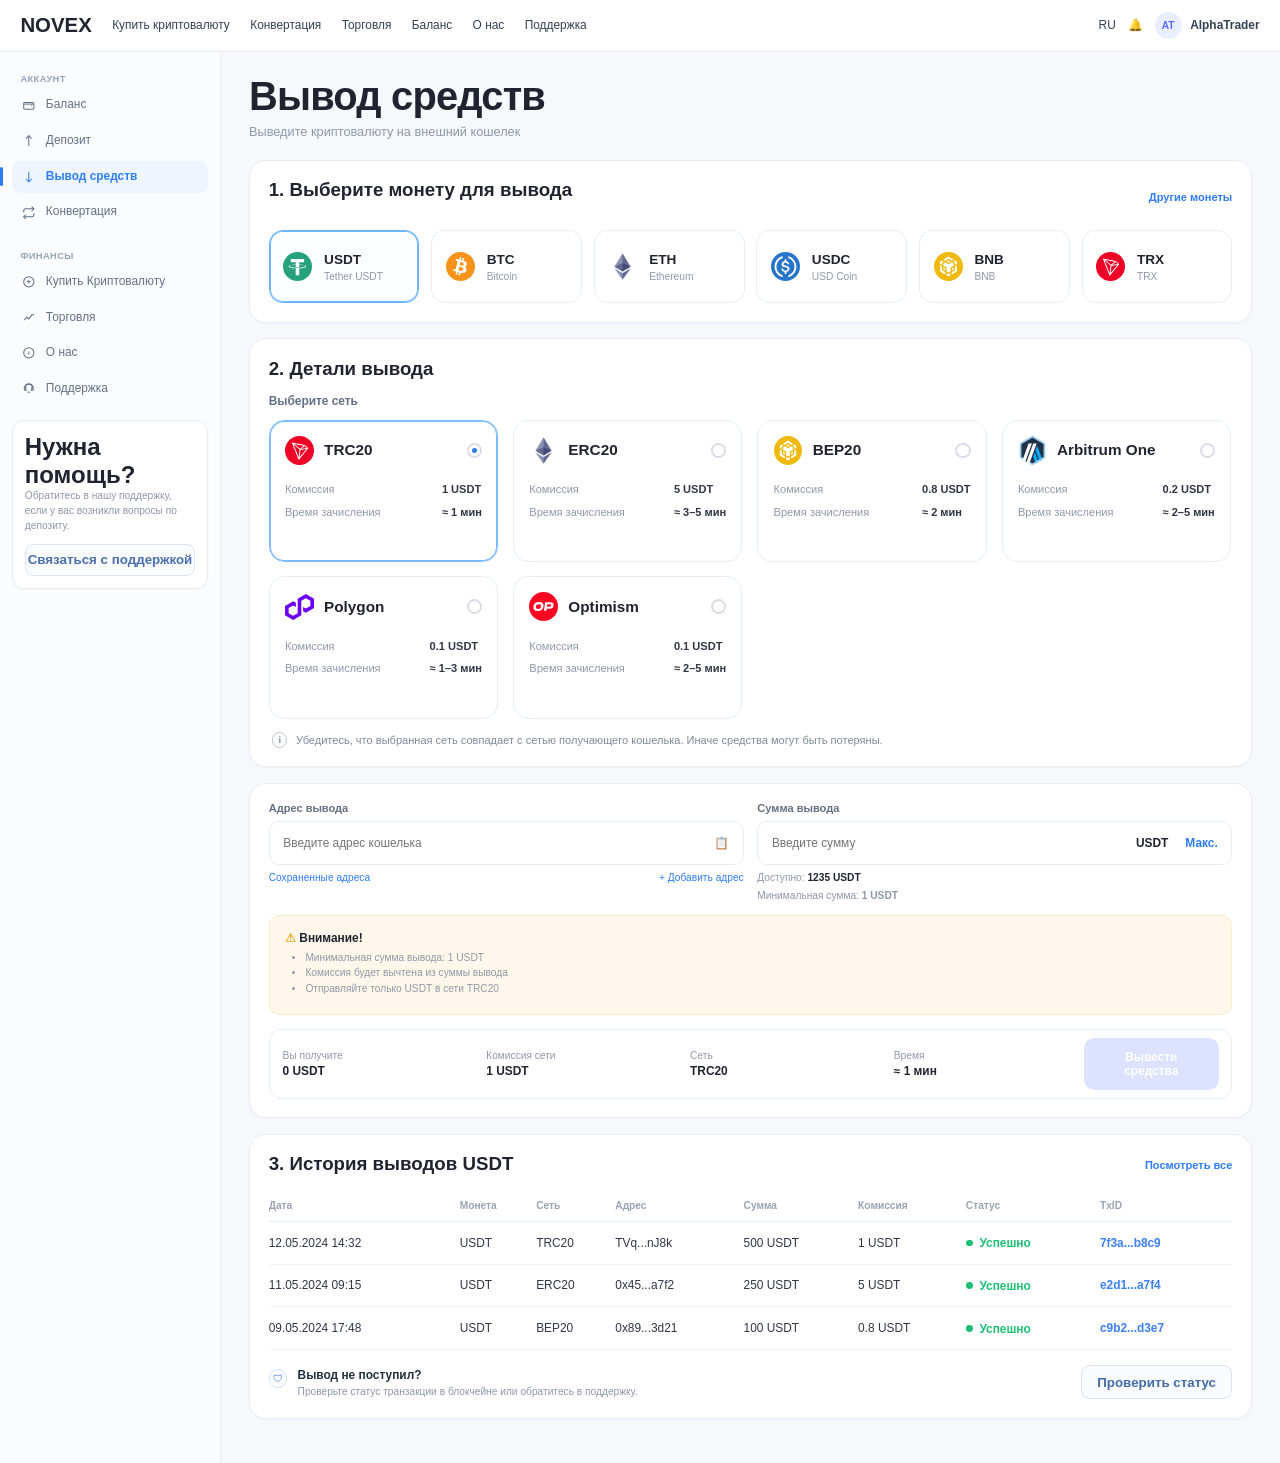
<file: widthdraw/widthdraw.html>
<!DOCTYPE html>
<html lang="ru">

<head>
    <meta charset="UTF-8">
    <meta name="viewport" content="width=device-width, initial-scale=1.0">
    <title>Widthdraw Page</title>
    <link rel="stylesheet" href="widthdraw-modal.css">
    <link rel="stylesheet" href="widthdraw.css">
    <link rel="stylesheet" href="media.css" media="screen and (max-width: 768px)">
</head>

<body>

    <header class="header">
        <div class="header__inner">
            <div class="header__left">
                <button class="mobile-sidebar-toggle js-mobile-sidebar-toggle" type="button" aria-label="Открыть меню"
                    aria-expanded="false" title="Открыть меню">
                    <span></span>
                    <span></span>
                    <span></span>
                </button>

                <!-- <a href="#" class="header__logo" title="NOVEX">
                    <img src="assets/logo.svg" alt="NOVEX">
                    <span>NOVEX</span>
                </a> -->

                <a href="#" class="header__logo" title="NOVEX">
                    <span>NOVEX</span>
                </a>
            </div>

            <nav class="header__nav js-header-nav" aria-label="Основная навигация сайта">
                <a href="#" class="header__nav-link">Купить криптовалюту</a>
                <a href="#" class="header__nav-link">Конвертация</a>
                <a href="#" class="header__nav-link">Торговля</a>
                <a href="#" class="header__nav-link">Баланс</a>
                <a href="#" class="header__nav-link">О нас</a>
                <a href="#" class="header__nav-link">Поддержка</a>
                <button class="header__nav-more js-header-nav-more" type="button" aria-label="Ещё">
                    Ещё <span class="header__nav-more-arrow">▾</span>
                    <div class="header__nav-dropdown js-header-nav-dropdown"></div>
                </button>
            </nav>

            <div class="header__right">
                <button class="header__lang" type="button">RU</button>
                <button class="header__icon-btn js-header-notif" type="button" aria-label="Уведомления">
                    🔔
                </button>
                <div class="header__profile">
                    <div class="header__avatar">AT</div>
                    <span class="header__name">AlphaTrader</span>
                </div>
            </div>
        </div>
    </header>
    <div class="app">

        <aside class="sidebar">
            <section aria-labelledby="account-nav-title">
                <h2 class="nav-group-title" id="account-nav-title">Аккаунт</h2>
                <nav class="nav" aria-label="Навигация по аккаунту">
                    <a class="nav-item" href="#" title="Перейти в раздел Баланс">
                        <svg fill="none" viewBox="0 0 24 24" stroke-width="1.8" aria-hidden="true">
                            <rect x="3" y="6" width="18" height="12" rx="2"></rect>
                            <path d="M16 12h2"></path>
                            <path d="M3 9h18"></path>
                        </svg>
                        <span>Баланс</span>
                    </a>

                    <a class="nav-item " href="#" title="Перейти в раздел Депозит">
                        <svg fill="none" viewBox="0 0 24 24" stroke-width="1.8" aria-hidden="true">
                            <path d="M12 3v18"></path>
                            <path d="M7 8l5-5 5 5"></path>
                        </svg>
                        <span>Депозит</span>
                    </a>

                    <a class="nav-item active" href="#" title="Перейти в раздел Вывод средств">
                        <svg fill="none" viewBox="0 0 24 24" stroke-width="1.8" aria-hidden="true">
                            <path d="M12 3v18"></path>
                            <path d="M7 16l5 5 5-5"></path>
                        </svg>
                        <span>Вывод средств</span>
                    </a>

                    <a class="nav-item" href="#" title="Перейти в раздел Конвертация">
                        <svg fill="none" viewBox="0 0 24 24" stroke-width="1.8" aria-hidden="true">
                            <path d="M17 1l4 4-4 4"></path>
                            <path d="M3 11V9a4 4 0 0 1 4-4h14"></path>
                            <path d="M7 23l-4-4 4-4"></path>
                            <path d="M21 13v2a4 4 0 0 1-4 4H3"></path>
                        </svg>
                        <span>Конвертация</span>
                    </a>
                </nav>
            </section>

            <section aria-labelledby="finance-nav-title">
                <h2 class="nav-group-title" id="finance-nav-title">Финансы</h2>
                <nav class="nav" aria-label="Навигация по финансам">
                    <a class="nav-item" href="#" title="Перейти в раздел Купить криптовалюту">
                        <svg fill="none" viewBox="0 0 24 24" stroke-width="1.8" aria-hidden="true">
                            <circle cx="12" cy="12" r="9"></circle>
                            <path d="M9 12h6"></path>
                            <path d="M12 9v6"></path>
                        </svg>
                        <span>Купить Криптовалюту</span>
                    </a>

                    <a class="nav-item " href="#" aria-current="page" title="Текущий раздел Торговля">
                        <svg fill="none" viewBox="0 0 24 24" stroke-width="1.8" aria-hidden="true">
                            <path d="M4 16l4-5 4 3 6-8"></path>
                            <path d="M18 6h2v2"></path>
                        </svg>
                        <span>Торговля</span>
                    </a>

                    <a class="nav-item" href="#" title="Перейти в раздел О нас">
                        <svg fill="none" viewBox="0 0 24 24" stroke-width="1.8" aria-hidden="true">
                            <circle cx="12" cy="12" r="9"></circle>
                            <path d="M12 10v5"></path>
                            <path d="M12 7h.01"></path>
                        </svg>
                        <span>О нас</span>
                    </a>

                    <a class="nav-item" href="#" title="Перейти в раздел Поддержка">
                        <svg fill="none" viewBox="0 0 24 24" stroke-width="1.8" aria-hidden="true">
                            <path
                                d="M12 3a8 8 0 0 0-8 8v2a2 2 0 0 0 2 2h1v-4H6v-1a6 6 0 1 1 12 0v1h-1v4h1a2 2 0 0 0 2-2v-2a8 8 0 0 0-8-8z">
                            </path>
                            <path d="M10 18h4"></path>
                        </svg>
                        <span>Поддержка</span>
                    </a>
                </nav>
            </section>

            <section class="support-box" aria-labelledby="support-title">
                <h2 id="support-title">Нужна помощь?</h2>
                <p>Обратитесь в нашу поддержку, если у вас возникли вопросы по депозиту.</p>
                <button type="button" title="Связаться с поддержкой">Связаться с поддержкой</button>
            </section>
        </aside>

        <div class="sidebar-overlay js-sidebar-overlay" aria-hidden="true"></div>

        <main class="content">
            <div class="page">
                <header class="page-header">
                    <h1>Вывод средств</h1>
                    <p>Выведите криптовалюту на внешний кошелек</p>
                </header>

                <section class="section" aria-labelledby="deposit-step-1-title">
                    <div class="section-title-row">
                        <h2 class="substep-title" id="deposit-step-1-title">1. Выберите монету для вывода</h2>
                        <button class="section-link js-open-coins-modal" type="button"
                            title="Открыть список других монет">
                            Другие монеты
                        </button>
                    </div>

                    <div class="coin-row js-coin-row" aria-label="Список монет">
                        <div class="coin-card active" data-coin="USDT" title="Выбрать монету USDT">
                            <div class="coin-icon">
                                <img src="assets/usdt-svgrepo-com.svg" alt="USDT">
                            </div>
                            <div class="coin-text">
                                <strong>USDT</strong>
                                <span>Tether USDT</span>
                            </div>
                        </div>
                        <div class="coin-card" data-coin="BTC" title="Выбрать монету BTC">
                            <div class="coin-icon btc" aria-hidden="true">₿</div>
                            <div class="coin-text">
                                <strong>BTC</strong>
                                <span>Bitcoin</span>
                            </div>
                        </div>
                        <div class="coin-card" data-coin="ETH" title="Выбрать монету ETH">
                            <div class="coin-icon eth" aria-hidden="true">◆</div>
                            <div class="coin-text">
                                <strong>ETH</strong>
                                <span>Ethereum</span>
                            </div>
                        </div>
                        <div class="coin-card" data-coin="USDC" title="Выбрать монету USDC">
                            <div class="coin-icon usdc" aria-hidden="true">$</div>
                            <div class="coin-text">
                                <strong>USDC</strong>
                                <span>USD Coin</span>
                            </div>
                        </div>
                        <div class="coin-card" data-coin="BNB" title="Выбрать монету BNB">
                            <div class="coin-icon bnb" aria-hidden="true">◇</div>
                            <div class="coin-text">
                                <strong>BNB</strong>
                                <span>BNB</span>
                            </div>
                        </div>
                        <div class="coin-card" data-coin="TRX" title="Выбрать монету TRX">
                            <div class="coin-icon xrp" aria-hidden="true">X</div>
                            <div class="coin-text">
                                <strong>XRP</strong>
                                <span>XRP</span>
                            </div>
                        </div>
                    </div>
                </section>

                <div class="coins-modal js-coins-modal" aria-hidden="true">
                    <div class="coins-modal__overlay js-coins-modal-overlay"></div>

                    <div class="coins-modal__dialog" role="dialog" aria-modal="true" aria-label="Выбор монеты">
                        <div class="coins-modal__header">
                            <h3 class="coins-modal__title">Другие монеты</h3>
                            <button class="coins-modal__close js-close-coins-modal" type="button"
                                aria-label="Закрыть окно выбора монеты" title="Закрыть окно">
                                ×
                            </button>
                        </div>

                        <div class="coins-modal__list js-extra-coins-list"></div>
                    </div>
                </div>

                <section class="section sec-deposit-step-2" aria-labelledby="deposit-step-2-title">
                    <h2 class="substep-title" id="deposit-step-2-title">2. Детали вывода</h2>
                    <p class="network-title">Выберите сеть</p>

                    <div class="network-grid js-network-grid" aria-label="Список сетей"></div>

                    <div class="hint-row">
                        <div class="hint-icon" aria-hidden="true">i</div>
                        <div>
                            Убедитесь, что выбранная сеть совпадает с сетью получающего кошелька. Иначе средства могут
                            быть потеряны.
                        </div>
                    </div>
                </section>

                <section class="section withdraw-section">

                    <div class="withdraw-grid">

                        <!-- Адрес -->
                        <div class="form-group">
                            <label>Адрес вывода</label>

                            <div class="input-box">
                                <input type="text" placeholder="Введите адрес кошелька" class="paste__text">
                                <button class="icon-btn">📋</button>
                            </div>

                            <div class="form-links">
                                <button>Сохраненные адреса</button>
                                <button>+ Добавить адрес</button>
                            </div>
                        </div>

                        <!-- Сумма -->
                        <div class="form-group">
                            <label>Сумма вывода</label>

                            <div class="input-box">
                                <input type="number" placeholder="Введите сумму">
                                <span class="suffix"><span class="js-warning-coin-span">USDT</span></span>
                                <button class="max-btn">Макс.</button>
                            </div>

                            <div class="form-hint">
                                <span>Доступно: <strong><span class="balance">1235</span> <span
                                            class="js-warning-coin-span">USDT</span></strong></span>
                                <span>Минимальная сумма: <b class="js_coin-name">1 <span
                                            class="js-warning-coin-span">USDT</span></b></span>
                            </div>
                        </div>

                    </div>

                    <!-- WARNING -->
                    <div class="warning-box">
                        <p><span>⚠</span> Внимание!</p>
                        <ul>
                            <li>Минимальная сумма вывода: 1 <span class="js-warning-coin-span"> USDT</span></li>
                            <li>Комиссия будет вычтена из суммы вывода</li>
                            <li>Отправляйте только <span class="js-warning-coin-span"> USDT</span> в сети <span
                                    class="js-network-name">TRC20</span> </li>
                        </ul>
                    </div>

                    <!-- FOOTER -->
                    <div class="withdraw-footer">
                        <div class="withdraw-info">
                            <div>
                                <span>Вы получите</span>
                                <strong class="draw_value">0 <span class="js-warning-coin-span"> USDT</span></strong>
                            </div>
                            <div>
                                <span>Комиссия сети</span>
                                <strong class="comission_mereg_value">1 <span class="js-warning-coin-span">
                                        USDT</span></strong>
                            </div>
                            <div>
                                <span>Сеть</span>
                                <strong class="js-network-name">TRC20</strong>
                            </div>
                            <div>
                                <span>Время</span>
                                <strong class="op_time">≈ 1 мин</strong>
                            </div>

                        </div>
                        <button class="withdraw-btn" disabled>
                            Вывести средства
                        </button>

                    </div>
                </section>

                <section class="section" aria-labelledby="withdrawal-history-title">
                    <div class="table-header">
                        <h2 class="table-title" id="withdrawal-history-title">
                            3. История выводов USDT
                        </h2>

                        <button class="section-link js-toggle-history" type="button"
                            title="Показать или скрыть полную историю выводов">
                            Посмотреть все
                        </button>
                    </div>

                    <div class="table-wrap">
                        <table>
                            <thead>
                                <tr>
                                    <th scope="col">Дата</th>
                                    <th scope="col">Монета</th>
                                    <th scope="col">Сеть</th>
                                    <th scope="col">Адрес</th>
                                    <th scope="col">Сумма</th>
                                    <th scope="col">Комиссия</th>
                                    <th scope="col">Статус</th>
                                    <th scope="col">TxID</th>
                                </tr>
                            </thead>

                            <tbody>
                                <tr>
                                    <td>12.05.2024 14:32</td>
                                    <td>USDT</td>
                                    <td>TRC20</td>
                                    <td>TVq...nJ8k</td>
                                    <td>500 USDT</td>
                                    <td>1 USDT</td>
                                    <td><span class="status success">Успешно</span></td>
                                    <td>
                                        <a class="tx-link" href="#" title="7f3a...b8c9">
                                            7f3a...b8c9
                                        </a>
                                    </td>
                                </tr>

                                <tr>
                                    <td>11.05.2024 09:15</td>
                                    <td>USDT</td>
                                    <td>ERC20</td>
                                    <td>0x45...a7f2</td>
                                    <td>250 USDT</td>
                                    <td>5 USDT</td>
                                    <td><span class="status success">Успешно</span></td>
                                    <td>
                                        <a class="tx-link" href="#" title="e2d1...a7f4">
                                            e2d1...a7f4
                                        </a>
                                    </td>
                                </tr>

                                <tr>
                                    <td>09.05.2024 17:48</td>
                                    <td>USDT</td>
                                    <td>BEP20</td>
                                    <td>0x89...3d21</td>
                                    <td>100 USDT</td>
                                    <td>0.8 USDT</td>
                                    <td><span class="status success">Успешно</span></td>
                                    <td>
                                        <a class="tx-link" href="#" title="c9b2...d3e7">
                                            c9b2...d3e7
                                        </a>
                                    </td>
                                </tr>

                                <!-- hidden rows -->
                                <tr class="history-extra-row">
                                    <td>08.05.2024 11:03</td>
                                    <td>USDT</td>
                                    <td>TRC20</td>
                                    <td>TVq...nJ8k</td>
                                    <td>350 USDT</td>
                                    <td>1 USDT</td>
                                    <td><span class="status processing">В обработке</span></td>
                                    <td>—</td>
                                </tr>

                                <tr class="history-extra-row">
                                    <td>07.05.2024 20:21</td>
                                    <td>USDT</td>
                                    <td>TRC20</td>
                                    <td>TVq...nJ8k</td>
                                    <td>200 USDT</td>
                                    <td>1 USDT</td>
                                    <td><span class="status failed">Неудачно</span></td>
                                    <td>—</td>
                                </tr>
                            </tbody>
                        </table>
                    </div>

                    <div class="table-footer">
                        <div class="footer-note">
                            <div class="shield" aria-hidden="true">🛡</div>
                            <div>
                                <strong>Вывод не поступил?</strong>
                                <p>Проверьте статус транзакции в блокчейне или обратитесь в поддержку.</p>
                            </div>
                        </div>

                        <button class="status-btn" type="button" title="Проверить статус вывода">
                            Проверить статус
                        </button>
                    </div>
                </section>
            </div>
        </main>
    </div>

    <script src="widthdraw.js"></script>
</body>

</html>
</file>
<file: deposit/deposit-modal.css>
.coins-modal {
  position: fixed;
  inset: 0;
  z-index: 10000;
  opacity: 0;
  visibility: hidden;
  transition: 0.2s ease;
  padding: 1rem;
}

.coins-modal.is-open {
  opacity: 1;
  visibility: visible;
}

.coins-modal__overlay {
  position: absolute;
  inset: 0;
  background: rgba(15, 23, 42, 0.45);
}

.coins-modal__dialog {
  position: relative;
  width: min(45rem, 100%);
  max-height: min(80vh, 42rem);
  overflow: auto;
  margin: 7rem auto 0;
  background: #fff;
  border: 1px solid var(--border);
  border-radius: 1.25rem;
  padding: 1.25rem;
  box-shadow: 0 20px 60px rgba(15, 23, 42, 0.18);

  transform: scale(0.8);
  transform-origin: top center;
}

.coins-modal__header {
  display: flex;
  align-items: center;
  justify-content: space-between;
  gap: 1rem;
  margin-bottom: 1.125rem;
}

.coins-modal__title {
  font-size: clamp(1.25rem, 2.5vw, 1.375rem);
  font-weight: 700;
  line-height: 1.2;
}

.coins-modal__close {
  width: 2.375rem;
  height: 2.375rem;
  border: 1px solid var(--border);
  border-radius: 0.625rem;
  background: #fff;
  font-size: 1.5rem;
  line-height: 1;
  cursor: pointer;
  flex: 0 0 auto;
}

.coins-modal__list {
  display: grid;
  grid-template-columns: repeat(3, minmax(0, 1fr));
  gap: 0.875rem;
}

.modal-coin-card {
  border: 1px solid var(--border);
  border-radius: 1rem;
  background: #fff;
  display: flex;
  align-items: center;
  gap: 0.875rem;
  padding: 1rem;
  cursor: pointer;
  transition: 0.2s ease;
  min-width: 0;
}

.modal-coin-card:hover {
  border-color: #81bbff;
  box-shadow: inset 0 0 0 1px #81bbff;
}

.modal-coin-card.is-selected {
  border-color: #81bbff;
  box-shadow: inset 0 0 0 1px #81bbff;
  background: #fcfeff;
}
</file>
<file: deposit/deposit.css>
/* #region Reset */
* {
  box-sizing: border-box;
  margin: 0;
  padding: 0;
}

html {
  font-size: 16px; /* 16px * 0.85 */
}

img,
svg {
  max-width: 100%;
}

/* #endregion Reset */


/* #region Variables */
:root {
  --bg: #f7f8fc;
  --panel: #ffffff;

  --text: #1f2430;
  --text-muted: #8f98aa;

  --border: #e8edf5;
  --border-strong: #d7e2f3;

  --accent: #2f7df6;
  --accent-soft: #edf5ff;

  --success: #1dbf73;
  --warning: #f0ae2d;
  --danger: #ea5757;

  --shadow: 0 1px 2px rgba(17, 24, 39, 0.03);

  --radius-md: 0.6375rem;   /* 0.75rem * 0.85 */
  --radius-lg: 0.74375rem;  /* 0.875rem * 0.85 */
  --radius-xl: 0.85rem;     /* 1rem * 0.85 */
  --radius-2xl: 1.0625rem;  /* 1.25rem * 0.85 */

  --transition-base: all 0.33s;
}

/* #endregion Variables */


/* #region Base */
body {
  font-family: Inter, Arial, sans-serif;
  background: var(--bg);
  color: var(--text);
  overflow-x: hidden;
}

button,
a {
  transition: var(--transition-base);
}

button:hover, 
a:hover {
  opacity: 0.6;
  cursor: pointer;
}

/* #endregion Base */


/* #region Layout */
.app {
  display: grid;
  grid-template-columns: 13.8125rem 1fr; /* 16.25rem * 0.85 */
  min-height: calc(100vh - 58.65px); /* 69px * 0.85 */
}

.content {
  padding: 1.4875rem 1.38125rem 1.80625rem; /* 1.75rem/1.625rem/2.125rem * 0.85 */
}

.page {
  width: 100%;
  max-width: 1003px; /* 1180px * 0.85 */
  margin: 0 auto;
}

/* #endregion Layout */


/* #region Header */
.header {
  position: sticky;
  top: 0;
  z-index: 1200;
  background: #fff;
  border-bottom: 1px solid var(--border);
}

.header__inner {
  display: flex;
  align-items: center;
  justify-content: space-between;
  gap: 1.275rem;   /* 1.5rem * 0.85 */
  width: 100%;
  padding: 0.74375rem 1.275rem; /* 0.875rem/1.5rem * 0.85 */
}

.header__left {
  display: flex;
  align-items: center;
  gap: 0.74375rem; /* 0.875rem * 0.85 */
}

.header__logo {
  display: flex;
  flex-shrink: 1;

  align-items: center;
  gap: 0.53125rem; /* 0.625rem * 0.85 */
  color: var(--text);
  text-decoration: none;
  font-size: 1.275rem;  /* 1.5rem * 0.85 */
  font-weight: 800;
  line-height: 1;
}

.header__logo img {
  width: 1.7rem;   /* 2rem * 0.85 */
  height: 1.7rem;
  object-fit: contain;
  display: block;
}

.header__nav {
  display: flex;
  align-items: center;
  gap: 1.275rem;   /* 1.5rem * 0.85 */
  flex-wrap: nowrap;
  flex-shrink: 1;
  min-width: 0;
}

.header__nav-link {
  color: #344054;
  font-size: 0.74375rem; /* 0.875rem * 0.85 */
  font-weight: 500;
  text-decoration: none;
  white-space: nowrap;
  flex-shrink: 0;
}

.header__nav-more {
  position: relative;
  display: none;
  align-items: center;
  gap: 0.2125rem;  /* 0.25rem * 0.85 */
  border: none;
  background: transparent;
  color: #344054;
  font-size: 0.74375rem; /* 0.875rem * 0.85 */
  font-weight: 500;
  white-space: nowrap;
  cursor: pointer;
  padding: 0;
}

.header__nav-more-arrow {
  font-size: 0.6375rem; /* 0.75rem * 0.85 */
  transition: transform 0.2s ease;
}

.header__nav-more.is-open .header__nav-more-arrow {
  transform: rotate(180deg);
}

.header__nav-dropdown {
  position: absolute;
  top: calc(100% + 0.6375rem); /* 0.75rem * 0.85 */
  right: 0;
  min-width: 9.35rem;  /* 11rem * 0.85 */
  background: #fff;
  border: 1px solid var(--border);
  border-radius: 0.6375rem; /* 0.75rem * 0.85 */
  box-shadow: 0 8px 24px rgba(15, 23, 42, 0.12);
  padding: 0.31875rem; /* 0.375rem * 0.85 */
  opacity: 0;
  visibility: hidden;
  transform: translateY(-6px);
  transition: opacity 0.2s ease, transform 0.2s ease, visibility 0.2s ease;
  z-index: 200;
}

.header__nav-more.is-open .header__nav-dropdown {
  opacity: 1;
  visibility: visible;
  transform: translateY(0);
}

.header__nav-dropdown a {
  display: block;
  padding: 0.53125rem 0.6375rem; /* 0.625rem/0.75rem * 0.85 */
  border-radius: 0.425rem; /* 0.5rem * 0.85 */
  color: #344054;
  font-size: 0.74375rem; /* 0.875rem * 0.85 */
  font-weight: 500;
  text-decoration: none;
  white-space: nowrap;
}

.header__nav-dropdown a:hover {
  background: var(--accent-soft);
  color: var(--accent);
  opacity: 1;
}

.header__right {
  display: flex;
  align-items: center;
  gap: 0.74375rem; /* 0.875rem * 0.85 */
  margin-left: auto;
}

.header__lang,
.header__icon-btn {
  border: none;
  background: transparent;
  color: #344054;
  font-size: 0.74375rem; /* 0.875rem * 0.85 */
  font-weight: 500;
}

.header__profile {
  display: flex;
  align-items: center;
  gap: 0.53125rem; /* 0.625rem * 0.85 */
}

.header__avatar {
  display: grid;
  place-items: center;
  width: 1.7rem;   /* 2rem * 0.85 */
  height: 1.7rem;
  background: #e9efff;
  border-radius: 50%;
  color: #5b6bff;
  font-size: 0.6375rem;  /* 0.75rem * 0.85 */
  font-weight: 700;
}

.header__name {
  color: #344054;
  font-size: 0.74375rem; /* 0.875rem * 0.85 */
  font-weight: 600;
}

/* #endregion Header */

/* #region Sidebar */
.sidebar {
  background: #fbfcfe;
  border-right: 1px solid var(--border);
  display: flex;
  height: 100%;
  flex-direction: column;
  gap: 0.95625rem;  /* 1.125rem * 0.85 */
  padding: 0.95625rem 0.74375rem 1.275rem; /* 1.125rem/0.875rem/1.5rem * 0.85 */
}

.nav-group-title {
  margin: 6.8px 8.5px 5.1px; /* 8/10/6 * 0.85 */
  color: #98a3b8;
  font-size: 9.35px; /* 11px * 0.85 */
  letter-spacing: 0.04em;
  text-transform: uppercase;
}

.nav {
  display: flex;
  flex-direction: column;
  gap: 3.4px; /* 4px * 0.85 */
}

.nav-item {
  display: flex;
  align-items: center;
  gap: 10.2px;  /* 12px * 0.85 */
  padding: 9.35px 10.2px; /* 11px/12px * 0.85 */
  border-radius: 8.5px;   /* 10px * 0.85 */
  color: #667085;
  font-size: 11.9px;      /* 14px * 0.85 */
  line-height: 1;
  text-decoration: none;
}

.nav-item svg {
  width: 13.6px;  /* 16px * 0.85 */
  height: 13.6px;
  flex: 0 0 auto;
  stroke: currentColor;
}

.nav-item.active {
  position: relative;
  background: #eef5ff;
  color: #2d80f7;
  font-weight: 600;
}

.nav-item.active::before {
  content: "";
  position: absolute;
  top: 6.8px;   /* 8px * 0.85 */
  bottom: 6.8px;
  left: -11.9px; /* -14px * 0.85 */
  width: 2.55px; /* 3px * 0.85 */
  border-radius: 3.4px; /* 4px * 0.85 */
  background: var(--accent);
}

/* #endregion Sidebar */


/* #region Support box */
.support-box {
  background: var(--panel);
  border: 1px solid var(--border);
  border-radius: 11.9px; /* 14px * 0.85 */
  box-shadow: var(--shadow);
  padding: 11.9px; /* 14px * 0.85 */
}

.support-box h4 {
  margin-bottom: 8.5px;  /* 10px * 0.85 */
  font-size: 11.9px;     /* 14px * 0.85 */
}

.support-box p {
  margin-bottom: 10.2px; /* 12px * 0.85 */
  color: var(--text-muted);
  font-size: 10.2px;     /* 12px * 0.85 */
  line-height: 1.45;
}

.support-box button {
  width: 100%;
  height: 32.3px;        /* 38px * 0.85 */
  border: 1px solid var(--border-strong);
  border-radius: 8.5px;  /* 10px * 0.85 */
  background: #f9fbff;
  color: #4b6fae;
  font-weight: 600;
}

/* #endregion Support box */


/* #region Page header */
.page-header {
  margin-bottom: 20.4px; /* 24px * 0.85 */
}

.page-header h1 {
  margin-bottom: 6.8px;  /* 8px * 0.85 */
  font-size: clamp(1.53rem, 3.83vw, 2.49rem); /* clamp(2rem,5vw,3.25rem) * 0.85 */
  font-weight: 700;
  line-height: 1.05;
  letter-spacing: -0.02em;
}

.page-header p {
  color: var(--text-muted);
  font-size: 12.75px;    /* 15px * 0.85 */
}

/* #endregion Page header */


/* #region Common sections */
.section {
  margin-bottom: 0.95625rem;  /* 1.125rem * 0.85 */
  padding: 1.16875rem;        /* 1.375rem * 0.85 */
  background: var(--panel);
  border: 1px solid var(--border);
  border-radius: var(--radius-2xl);
  box-shadow: var(--shadow);
}

.section-title-row {
  display: flex;
  align-items: center;
  justify-content: space-between;
  gap: 13.6px;       /* 16px * 0.85 */
  margin-bottom: 15.3px; /* 18px * 0.85 */
}

.section-title {
  font-size: clamp(1.16875rem, 2.55vw, 1.38125rem); /* clamp(1.375rem,3vw,1.625rem) * 0.85 */
  font-weight: 700;
  letter-spacing: -0.02em;
}

.section-link {
  border: none;
  outline: none;
  background-color: transparent;
  color: var(--accent);
  font-size: 11.05px;  /* 13px * 0.85 */
  font-weight: 600;
  text-decoration: none;
}

.substep-title {
  margin-bottom: 0.85rem; /* 1rem * 0.85 */
  font-size: clamp(1.0625rem, 2.55vw, 1.16875rem); /* clamp(1.25rem,3vw,1.375rem) * 0.85 */
  font-weight: 700;
}

/* #endregion Common sections */


/* #region Coin selection */
.coin-row {
  display: grid;
  grid-template-columns: repeat(auto-fit, minmax(7.65rem, 1fr)); /* 9rem * 0.85 */
  gap: 0.74375rem;  /* 0.875rem * 0.85 */
  overflow: hidden;
}

.coin-card {
  display: flex;
  align-items: center;
  gap: 11.9px;  /* 14px * 0.85 */
  min-width: 0;
  min-height: 4.56875rem; /* 5.375rem * 0.85 */
  height: auto;
  padding: 0.74375rem 0.85rem; /* 0.875rem/1rem * 0.85 */
  background: #fff;
  border: 1px solid var(--border);
  border-radius: 13.6px; /* 16px * 0.85 */
}

.coin-card.active {
  background: #fcfeff;
  border-color: #6fb4ff;
  box-shadow: inset 0 0 0 1px #6fb4ff;
}

.coin-icon {
  display: grid;
  place-items: center;
  width: 28.9px;  /* 34px * 0.85 */
  height: 28.9px;
  border-radius: 50%;
  color: #fff;
  font-size: 11.9px;  /* 14px * 0.85 */
  font-weight: 700;
}

.usdt {
  background: #26c281;
}

.btc {
  background: #f59b24;
}

.eth {
  background: #8f79e8;
}

.usdc {
  background: #2775ca;
}

.bnb {
  background: #f3c623;
  color: #4d3a00;
}

.xrp {
  background: #111;
}

.coin-text strong {
  display: block;
  margin-bottom: 3.4px; /* 4px * 0.85 */
  font-size: 13.6px;    /* 16px * 0.85 */
}

.coin-text span {
  display: block;
  color: var(--text-muted);
  font-size: 10.2px;    /* 12px * 0.85 */
}

/* #endregion Coin selection */


/* #region Network selection */

.sec-deposit-step-2 {
  overflow-x: auto;
}

.network-title {
  margin-bottom: 11.9px; /* 14px * 0.85 */
  color: #657085;
  font-size: 11.9px;     /* 14px * 0.85 */
  font-weight: 600;
}

.network-grid {
  display: grid;
  grid-template-columns: repeat(auto-fit, minmax(13.6rem, 1fr)); /* 16rem * 0.85 */
  gap: 0.85rem;  /* 1rem * 0.85 */
}

.network-card {
  position: relative;
  max-width: 229.5px; /* 270px * 0.85 */
  min-height: 142.8px; /* 168px * 0.85 */
  padding: 15.3px 15.3px 13.6px; /* 18/18/16 * 0.85 */
  background: #fff;
  border: 1px solid var(--border);
  border-radius: 15.3px; /* 18px * 0.85 */
}

.network-card.active {
  border-color: #81bbff;
  box-shadow: inset 0 0 0 1px #81bbff;
}

.network-top {
  display: flex;
  align-items: center;
  justify-content: space-between;
  margin-bottom: 18.7px; /* 22px * 0.85 */
}

.network-name-wrap {
  display: flex;
  align-items: center;
  gap: 10.2px;   /* 12px * 0.85 */
  font-size: 15.3px;     /* 18px * 0.85 */
  font-weight: 700;
}

.network-logo {
  display: grid;
  place-items: center;
  width: 28.9px;  /* 34px * 0.85 */
  height: 28.9px;
  border-radius: 50%;
  color: #fff;
  font-size: 10.2px;  /* 12px * 0.85 */
  font-weight: 700;
}

.logo-red {
  background: #f24a4a;
}

.logo-blue {
  background: linear-gradient(135deg, #4c6fff, #173fb5);
}

.logo-yellow {
  background: #f3c623;
  color: #6b4d00;
}

.logo-dark {
  background: #1a2a4a;
}

.logo-purple {
  background: #8e5dff;
}

.logo-pink {
  background: #ff4d6d;
}

.radio {
  position: relative;
  width: 15.3px;  /* 18px * 0.85 */
  height: 15.3px;
  border: 2px solid #d8dde8;
  border-radius: 50%;
}

.network-card.active .radio::after {
  content: "";
  position: absolute;
  inset: 3px;
  background: var(--accent);
  border-radius: 50%;
}

.network-meta {
  display: grid;
  grid-template-columns: 1fr auto;
  column-gap: 10.2px; /* 12px * 0.85 */
  row-gap: 10.2px;
  font-size: 11.05px;   /* 13px * 0.85 */
}

.network-meta span {
  color: var(--text-muted);
}

.network-meta strong {
  color: #2f3645;
  font-weight: 700;
}

/* #endregion Network selection */


/* #region Hint */
.hint-row {
  display: flex;
  align-items: center;
  gap: 8.5px;    /* 10px * 0.85 */
  margin-top: 13.6px;  /* 16px * 0.85 */
  padding-left: 3.4px; /* 4px * 0.85 */
  color: #7f8a9b;
  font-size: 11.05px;  /* 13px * 0.85 */
}

.hint-icon {
  display: grid;
  place-items: center;
  flex: 0 0 auto;
  width: 15.3px;  /* 18px * 0.85 */
  height: 15.3px;
  border: 1px solid #b9c6da;
  border-radius: 50%;
  color: #7b8ca8;
  font-size: 9.35px;  /* 11px * 0.85 */
  font-weight: 700;
}

/* #endregion Hint */


/* #region Deposit layout */
.deposit-layout {
  display: grid;
  grid-template-columns: minmax(0, 1fr) 11.6875rem; /* 13.75rem * 0.85 */
  gap: 1.275rem;  /* 1.5rem * 0.85 */
  align-items: start;
  
}

.field-label {
  margin-bottom: 8.5px; /* 10px * 0.85 */
  color: #667085;
  font-size: 11.05px;   /* 13px * 0.85 */
  font-weight: 600;
}

.address-box {
  display: flex;
  align-items: center;
  justify-content: space-between;
  gap: 0.6375rem;  /* 0.75rem * 0.85 */
  min-height: 2.7625rem; /* 3.25rem * 0.85 */
  margin-bottom: 0.74375rem; /* 0.875rem * 0.85 */
  padding: 0.6375rem 0.85rem; /* 0.75rem/1rem * 0.85 */
  background: #fff;
  border: 1px solid var(--border);
  border-radius: var(--radius-md);
}

.address-box code {
  overflow: hidden;
  color: #2d3340;
  font-family: ui-monospace, SFMono-Regular, Menlo, monospace;
  font-size: 11.9px;  /* 14px * 0.85 */
  text-overflow: ellipsis;
  white-space: nowrap;
}

.copy-btn {
  display: grid;
  place-items: center;
  flex: 0 0 auto;
  width: 1.59375rem;  /* 1.875rem * 0.85 */
  height: 1.59375rem;
  background: #fff;
  border: 1px solid var(--border);
  border-radius: 0.425rem; /* 0.5rem * 0.85 */
  color: #748097;
}

.warning-box {
  display: flex;
  align-items: flex-start;
  gap: 10.2px;   /* 12px * 0.85 */
  margin-bottom: 15.3px; /* 18px * 0.85 */
  padding: 11.9px 13.6px; /* 14/16 * 0.85 */
  background: #fff8ea;
  border: 1px solid #f6ebcb;
  border-radius: 11.9px; /* 14px * 0.85 */
}

.warning-icon {
  margin-top: 1.7px; /* 2px * 0.85 */
  color: #d4a228;
  font-size: 13.6px;  /* 16px * 0.85 */
  line-height: 1;
}

.warning-box strong {
  display: block;
  margin-bottom: 4.25px; /* 5px * 0.85 */
  font-size: 11.9px;     /* 14px * 0.85 */
}

.warning-box p {
  color: #8c7a55;
  font-size: 11.05px;    /* 13px * 0.85 */
  line-height: 1.45;
}

.deposit-meta {
  display: grid;
  grid-template-columns: repeat(auto-fit, minmax(8.5rem, 1fr)); /* 10rem * 0.85 */
  gap: 1.0625rem;  /* 1.25rem * 0.85 */
  margin-top: 0.74375rem; /* 0.875rem * 0.85 */
}

.meta-col span {
  display: block;
  margin-bottom: 6.8px;  /* 8px * 0.85 */
  color: var(--text-muted);
  font-size: 10.2px;     /* 12px * 0.85 */
}

.meta-col strong {
  display: block;
  margin-bottom: 5.1px;  /* 6px * 0.85 */
  color: #2d3442;
  font-size: 11.9px;     /* 14px * 0.85 */
}

.meta-col small {
  color: #98a2b3;
  font-size: 10.2px;     /* 12px * 0.85 */
}

/* #endregion Deposit layout */


/* #region QR panel */
.qr-panel {
  display: flex;
  flex-direction: column;
  align-items: center;
  gap: 10.2px; /* 12px * 0.85 */
}

.qr-title {
  align-self: flex-start;
  color: #667085;
  font-size: 11.05px;  /* 13px * 0.85 */
  font-weight: 600;
}

.qr-box {
  display: grid;
  place-items: center;
  width: min(9.775rem, 100%); /* 11.5rem * 0.85 */
  aspect-ratio: 1 / 1;
  height: auto;
  padding: 0.6375rem;  /* 0.75rem * 0.85 */
  background: #fff;
  border: 1px solid var(--border);
  border-radius: var(--radius-lg);
}

.qr {
  width: 100%;
  height: 100%;
}

.qr-center {
  position: absolute;
  inset: 50%;
  display: grid;
  place-items: center;
  width: 45.9px;  /* 54px * 0.85 */
  height: 45.9px;
  transform: translate(-50%, -50%);
  background: #24c381;
  border: 5.1px solid #fff; /* 6px * 0.85 */
  border-radius: 50%;
  color: #fff;
  font-size: 15.3px;  /* 18px * 0.85 */
  font-weight: 700;
}

/* #endregion QR panel */


/* #region Deposit history table */
.table-header {
  display: flex;
  align-items: center;
  justify-content: space-between;
  flex-wrap: wrap;
  gap: 0.85rem;  /* 1rem * 0.85 */
  margin-bottom: 0.85rem;
}

.table-title {
  font-size: clamp(1.0625rem, 2.55vw, 1.275rem); /* clamp(1.25rem,3vw,1.5rem) * 0.85 */
  font-weight: 700;
  line-height: 1.2;
}

.table-wrap {
  width: 100%;
  overflow-x: auto;
  -webkit-overflow-scrolling: touch;
}

table {
  min-width: 340px;  /* 400px * 0.85 */
  width: 100%;
  border-collapse: collapse;
}

thead th {
  padding: 0.6375rem 0; /* 0.75rem * 0.85 */
  border-bottom: 1px solid var(--border);
  color: #98a2b3;
  font-size: 0.6375rem;  /* 0.75rem * 0.85 */
  font-weight: 600;
  text-align: left;
  white-space: nowrap;
}

tbody td {
  padding: 0.85rem 0;  /* 1rem * 0.85 */
  border-bottom: 1px solid #f0f3f8;
  color: #2f3645;
  font-size: 0.74375rem; /* 0.875rem * 0.85 */
  white-space: nowrap;
}

.status {
  display: inline-flex;
  align-items: center;
  gap: 0.425rem;   /* 0.5rem * 0.85 */
  font-weight: 600;
  white-space: nowrap;
}

.status::before {
  content: "";
  width: 0.425rem;  /* 0.5rem * 0.85 */
  height: 0.425rem;
  background: currentColor;
  border-radius: 50%;
}

.success {
  color: var(--success);
}

.processing {
  color: var(--warning);
}

.failed {
  color: var(--danger);
}

.tx-link {
  color: #3d7ff5;
  font-weight: 600;
  text-decoration: none;
  white-space: nowrap;
}

.history-extra-row {
  display: none;
}

.history-extra-row.is-visible {
  display: table-row;
}

/* #endregion Deposit history table */


/* #region Table footer */
.table-footer {
  display: flex;
  align-items: center;
  justify-content: space-between;
  flex-wrap: wrap;
  gap: 0.85rem;  /* 1rem * 0.85 */
  margin-top: 0.95625rem; /* 1.125rem * 0.85 */
}

.footer-note {
  display: flex;
  align-items: flex-start;
  gap: 10.2px;  /* 12px * 0.85 */
  color: #708198;
}

.footer-note .shield {
  display: grid;
  place-items: center;
  flex: 0 0 auto;
  width: 18.7px;  /* 22px * 0.85 */
  height: 18.7px;
  margin-top: 0.85px; /* 1px * 0.85 */
  border: 1px solid #cfe0fb;
  border-radius: 50%;
  color: #3d7ff5;
  font-size: 10.2px;  /* 12px * 0.85 */
}

.footer-note strong {
  display: block;
  margin-bottom: 3.4px;  /* 4px * 0.85 */
  color: #243041;
  font-size: 11.9px;     /* 14px * 0.85 */
}

.footer-note p {
  color: #8d97aa;
  font-size: 10.2px;     /* 12px * 0.85 */
}

.status-btn {
  height: 34px;     /* 40px * 0.85 */
  padding: 0 15.3px; /* 18px * 0.85 */
  background: #f9fbff;
  border: 1px solid var(--border-strong);
  border-radius: 8.5px;  /* 10px * 0.85 */
  color: #446caa;
  font-weight: 600;
  white-space: nowrap;
}

/* #endregion Table footer */

/* #region additional */
.mobile-sidebar-toggle {
  display: none;
}

.sidebar-overlay {
  display: none;
}

/* #endregion */
</file>
<file: deposit/media.css>
@media (max-width: 1199px) { 
    .content {
        padding: 1.35rem 1.125rem 1.8rem; /* 1.5/1.25/2rem * 0.9 */
    }

    .page {
        max-width: 100%;
    }

    .coin-row {
        grid-template-columns: repeat(auto-fit, minmax(7.65rem, 1fr)); /* 8.5rem * 0.9 */
    }
}

@media (max-width: 991px) { 
    .app {
        grid-template-columns: 1fr;
    }

    .sidebar {
        border-right: none;
        border-bottom: 1px solid var(--border);
        margin-bottom: 0.9rem; /* 1rem * 0.9 */
    }

    /* .deposit-layout {
         grid-template-columns: 1fr; 
    } */

    .qr-panel {
        align-items: flex-start;
    }

    .qr-box {
        width: min(11.7rem, 100%); /* 13rem * 0.9 */
    }

    .table-footer {
        flex-direction: column;
        align-items: flex-start;
    }

    .coins-modal__dialog {
        width: 100%;
        margin: 2.25rem auto 0; /* 2.5rem * 0.9 */
    }

    .coins-modal__list {
        grid-template-columns: repeat(2, minmax(0, 1fr));
    }

    .header__nav {
        display: flex;
        gap: 0.9rem; /* 1rem * 0.9 */
    }

    .header__nav-link {
        font-size: 0.73125rem; /* 0.8125rem * 0.9 */
    }
}

@media (max-width: 767px) { 
    html {
        font-size: 13.5px; /* 15px * 0.9 */
    }

    .header__inner {
        padding: 0.7875rem 0.9rem; /* 0.875/1rem * 0.9 */
    }

    .header__right {
        display: flex;
        align-items: center;
        gap: 0.45rem; /* 0.5rem * 0.9 */
    }

    /* Ховаємо тільки ім'я та lang на мобільних */
    .header__lang,
    .header__name {
        display: none;
    }

    /* Іконка дзвінка — залишається */
    .header__icon-btn {
        display: inline-flex;
        align-items: center;
        justify-content: center;
        width: 2.025rem;  /* 2.25rem * 0.9 */
        height: 2.025rem;
        border: 1px solid var(--border);
        border-radius: 0.5625rem; /* 0.625rem * 0.9 */
        background: #fff;
        font-size: 0.9rem; /* 1rem * 0.9 */
    }

    .header__logo span {
        font-size: 1.125rem; /* 1.25rem * 0.9 */
    }

    .app {
        grid-template-columns: 1fr;
        width: 100%;
        overflow-x: hidden;
    }

    .content {
        width: 100%;
        min-width: 0;
        box-sizing: border-box;
        padding: 0.9rem; /* 1rem * 0.9 */
    }

    .section {
        padding: 0.9rem; /* 1rem * 0.9 */
        border-radius: 0.9rem; /* 1rem * 0.9 */
    }

    .section-title-row,
    .table-header {
        flex-direction: column;
        align-items: flex-start;
    }

    .deposit-meta{
        width: 100%;
            grid-template-columns: 1fr;

    }
    .network-grid,
    .coin-row {
        grid-template-columns: 1fr 1fr;
    }

    .network-card {
        min-height: auto;
    }

    .warning-box,
    .footer-note,
    .network-top {
        gap: 0.675rem; /* 0.75rem * 0.9 */
    }

    .address-box {
        align-items: flex-start;
    }

    .address-box code {
        white-space: normal;
        overflow-wrap: anywhere;
        word-break: break-word;
    }

    .table-title {
        font-size: 1.0125rem; /* 1.125rem * 0.9 */
    }

    .table-footer {
        flex-direction: column;
        align-items: stretch;
    }

    .status-btn {
        width: 100%;
    }

    .coins-modal {
        padding: 0.675rem; /* 0.75rem * 0.9 */
    }

    .coins-modal__dialog {
        margin: 4rem auto 0; /* 1.5rem * 0.9 */
        padding: 0.9rem;        /* 1rem * 0.9 */
        border-radius: 0.9rem;  /* 1rem * 0.9 */
        max-height: calc(100vh - 2.7rem); /* 3rem * 0.9 */
    }

    .coins-modal__header {
        margin-bottom: 0.9rem; /* 1rem * 0.9 */
    }

    .coins-modal__list {
        grid-template-columns: 1fr;
    }

    .modal-coin-card {
        padding: 0.7875rem; /* 0.875rem * 0.9 */
    }

    .mobile-sidebar-toggle {
        display: inline-flex;
        position: static;
        z-index: auto;
        flex-direction: column;
        justify-content: center;
        gap: 0.28125rem; /* 0.3125rem * 0.9 */
        width: 2.475rem;  /* 2.75rem * 0.9 */
        height: 2.475rem;
        padding: 0;
        background: #fff;
        border: 1px solid var(--border);
        border-radius: 0.675rem; /* 0.75rem * 0.9 */
        box-shadow: var(--shadow);
    }

    .header__nav {
        display: none;
    }

    .mobile-sidebar-toggle span {
        display: block;
        width: 1.125rem;  /* 1.25rem * 0.9 */
        height: 2px;
        margin: 0 auto;
        background: #1f2430;
        border-radius: 999px;
        transition: var(--transition-base);
    }

    .sidebar {
        position: fixed;
        top: 45px;  /* 50px * 0.9 */
        left: 0;
        z-index: 1102;
        width: min(17.1rem, 86vw); /* 19rem * 0.9 */
        height: 100%;
        margin-bottom: 0;
        overflow-y: auto;
        background: #fbfcfe;
        border-right: 1px solid var(--border);
        border-bottom: none;
        transform: translateX(-100%);
        transition: transform 0.33s ease;
    }

    .sidebar.is-open {
        transform: translateX(0);
    }

    .sidebar-overlay {
        position: fixed;
        inset: 0;
        z-index: 1100;
        display: block;
        background: rgba(15, 23, 42, 0.42);
        opacity: 0;
        visibility: hidden;
        transition: 0.33s ease;
    }

    .sidebar-overlay.is-visible {
        opacity: 1;
        visibility: visible;
    }

    body.sidebar-open {
        overflow: hidden;
    }

    .content {
        padding-top: 4.05rem; /* 4.5rem * 0.9 */
    }
}

@media (max-width: 575px) { 
    html {
        font-size: 13px; /* 14px * 0.9 */
    }

    .sidebar {
        padding: 0.9rem 0.675rem 1.125rem; /* 1rem/0.75rem/1.25rem * 0.9 */
    }

    .coin-card,
    .network-card,
    .section {
        border-radius: 0.7875rem; /* 0.875rem * 0.9 */
    }

    .network-name-wrap {
        font-size: 0.9rem; /* 1rem * 0.9 */
    }

    .nav-item {
        padding: 0.7875rem 0.675rem; /* 0.875/0.75rem * 0.9 */
    }

    thead th,
    tbody td {
        padding: 0.7875rem 0; /* 0.875rem * 0.9 */
        font-size: 0.73125rem; /* 0.8125rem * 0.9 */
    }

    .status-btn,
    .support-box button {
        width: 100%;
    }

    .coins-modal__title {
        font-size: 1.0125rem; /* 1.125rem * 0.9 */
    }

    .coins-modal__close {
        width: 1.9125rem;  /* 2.125rem * 0.9 */
        height: 1.9125rem;
        font-size: 1.125rem; /* 1.25rem * 0.9 */
    }
    
}

@media (max-width: 390px) { 
    .header__inner {
        gap: 0.45rem;  /* 0.5rem * 0.9 */
        padding: 0.675rem 0.5625rem; /* 0.75/0.625rem * 0.9 */
    }

    .mobile-sidebar-toggle {
        width: 2.025rem;  /* 2.25rem * 0.9 */
        height: 2.025rem;
        flex-shrink: 0;
    }

    .header__logo span {
        font-size: 0.99rem; /* 1.1rem * 0.9 */
    }

    .content {
        padding: 0.675rem; /* 0.75rem * 0.9 */
    }

    .coins-modal {
        padding: 0.45rem; /* 0.5rem * 0.9 */
    }

    .coins-modal__dialog {
        width: 100%;
        margin: 5rem auto 0; /* 1rem * 0.9 */
    }
    
    .network-grid
     {
        grid-template-columns: 1fr 1fr;
        justify-items: center;
    }
    .deposit-layout {
        grid-template-columns: 1fr;
    }
    .network-card{
        max-width: 179.5px;
        padding: 6.3px 6.3px 6.6px;
    }

}
</file>
<file: widthdraw/deposit-modal.css>
.coins-modal {
  position: fixed;
  inset: 0;
  z-index: 10000;
  opacity: 0;
  visibility: hidden;
  transition: 0.2s ease;
  padding: 1rem;
}

.coins-modal.is-open {
  opacity: 1;
  visibility: visible;
}

.coins-modal__overlay {
  position: absolute;
  inset: 0;
  background: rgba(15, 23, 42, 0.45);
}

.coins-modal__dialog {
  position: relative;
  width: min(45rem, 100%);
  max-height: min(80vh, 42rem);
  overflow: auto;
  margin: 7rem auto 0;
  background: #fff;
  border: 1px solid var(--border);
  border-radius: 1.25rem;
  padding: 1.25rem;
  box-shadow: 0 20px 60px rgba(15, 23, 42, 0.18);

  transform: scale(0.8);
  transform-origin: top center;
}

.coins-modal__header {
  display: flex;
  align-items: center;
  justify-content: space-between;
  gap: 1rem;
  margin-bottom: 1.125rem;
}

.coins-modal__title {
  font-size: clamp(1.25rem, 2.5vw, 1.375rem);
  font-weight: 700;
  line-height: 1.2;
}

.coins-modal__close {
  width: 2.375rem;
  height: 2.375rem;
  border: 1px solid var(--border);
  border-radius: 0.625rem;
  background: #fff;
  font-size: 1.5rem;
  line-height: 1;
  cursor: pointer;
  flex: 0 0 auto;
}

.coins-modal__list {
  display: grid;
  grid-template-columns: repeat(3, minmax(0, 1fr));
  gap: 0.875rem;
}

.modal-coin-card {
  border: 1px solid var(--border);
  border-radius: 1rem;
  background: #fff;
  display: flex;
  align-items: center;
  gap: 0.875rem;
  padding: 1rem;
  cursor: pointer;
  transition: 0.2s ease;
  min-width: 0;
}

.modal-coin-card:hover {
  border-color: #81bbff;
  box-shadow: inset 0 0 0 1px #81bbff;
}

.modal-coin-card.is-selected {
  border-color: #81bbff;
  box-shadow: inset 0 0 0 1px #81bbff;
  background: #fcfeff;
}
</file>
<file: widthdraw/deposit.css>
/* #region Reset */
* {
  box-sizing: border-box;
  margin: 0;
  padding: 0;
}

html {
  font-size: 16px; /* 16px * 0.85 */
}

img,
svg {
  max-width: 100%;
}

/* #endregion Reset */


/* #region Variables */
:root {
  --bg: #f7f8fc;
  --panel: #ffffff;

  --text: #1f2430;
  --text-muted: #8f98aa;

  --border: #e8edf5;
  --border-strong: #d7e2f3;

  --accent: #2f7df6;
  --accent-soft: #edf5ff;

  --success: #1dbf73;
  --warning: #f0ae2d;
  --danger: #ea5757;

  --shadow: 0 1px 2px rgba(17, 24, 39, 0.03);

  --radius-md: 0.6375rem;   /* 0.75rem * 0.85 */
  --radius-lg: 0.74375rem;  /* 0.875rem * 0.85 */
  --radius-xl: 0.85rem;     /* 1rem * 0.85 */
  --radius-2xl: 1.0625rem;  /* 1.25rem * 0.85 */

  --transition-base: all 0.33s;
}

/* #endregion Variables */


/* #region Base */
body {
  font-family: Inter, Arial, sans-serif;
  background: var(--bg);
  color: var(--text);
  overflow-x: hidden;
}

button,
a {
  transition: var(--transition-base);
}

button:hover, 
a:hover {
  opacity: 0.6;
  cursor: pointer;
}

/* #endregion Base */


/* #region Layout */
.app {
  display: grid;
  grid-template-columns: 13.8125rem 1fr; /* 16.25rem * 0.85 */
  min-height: calc(100vh - 58.65px); /* 69px * 0.85 */
}

.content {
  padding: 1.4875rem 1.38125rem 1.80625rem; /* 1.75rem/1.625rem/2.125rem * 0.85 */
}

.page {
  width: 100%;
  max-width: 1003px; /* 1180px * 0.85 */
  margin: 0 auto;
}

/* #endregion Layout */


/* #region Header */
.header {
  position: sticky;
  top: 0;
  z-index: 1200;
  background: #fff;
  border-bottom: 1px solid var(--border);
}

.header__inner {
  display: flex;
  align-items: center;
  justify-content: space-between;
  gap: 1.275rem;   /* 1.5rem * 0.85 */
  width: 100%;
  padding: 0.74375rem 1.275rem; /* 0.875rem/1.5rem * 0.85 */
}

.header__left {
  display: flex;
  align-items: center;
  gap: 0.74375rem; /* 0.875rem * 0.85 */
}

.header__logo {
  display: flex;
  flex-shrink: 1;

  align-items: center;
  gap: 0.53125rem; /* 0.625rem * 0.85 */
  color: var(--text);
  text-decoration: none;
  font-size: 1.275rem;  /* 1.5rem * 0.85 */
  font-weight: 800;
  line-height: 1;
}

.header__logo img {
  width: 1.7rem;   /* 2rem * 0.85 */
  height: 1.7rem;
  object-fit: contain;
  display: block;
}

.header__nav {
  display: flex;
  align-items: center;
  gap: 1.275rem;   /* 1.5rem * 0.85 */
  flex-wrap: nowrap;
  flex-shrink: 1;
  min-width: 0;
}

.header__nav-link {
  color: #344054;
  font-size: 0.74375rem; /* 0.875rem * 0.85 */
  font-weight: 500;
  text-decoration: none;
  white-space: nowrap;
  flex-shrink: 0;
}

.header__nav-more {
  position: relative;
  display: none;
  align-items: center;
  gap: 0.2125rem;  /* 0.25rem * 0.85 */
  border: none;
  background: transparent;
  color: #344054;
  font-size: 0.74375rem; /* 0.875rem * 0.85 */
  font-weight: 500;
  white-space: nowrap;
  cursor: pointer;
  padding: 0;
}

.header__nav-more-arrow {
  font-size: 0.6375rem; /* 0.75rem * 0.85 */
  transition: transform 0.2s ease;
}

.header__nav-more.is-open .header__nav-more-arrow {
  transform: rotate(180deg);
}

.header__nav-dropdown {
  position: absolute;
  top: calc(100% + 0.6375rem); /* 0.75rem * 0.85 */
  right: 0;
  min-width: 9.35rem;  /* 11rem * 0.85 */
  background: #fff;
  border: 1px solid var(--border);
  border-radius: 0.6375rem; /* 0.75rem * 0.85 */
  box-shadow: 0 8px 24px rgba(15, 23, 42, 0.12);
  padding: 0.31875rem; /* 0.375rem * 0.85 */
  opacity: 0;
  visibility: hidden;
  transform: translateY(-6px);
  transition: opacity 0.2s ease, transform 0.2s ease, visibility 0.2s ease;
  z-index: 200;
}

.header__nav-more.is-open .header__nav-dropdown {
  opacity: 1;
  visibility: visible;
  transform: translateY(0);
}

.header__nav-dropdown a {
  display: block;
  padding: 0.53125rem 0.6375rem; /* 0.625rem/0.75rem * 0.85 */
  border-radius: 0.425rem; /* 0.5rem * 0.85 */
  color: #344054;
  font-size: 0.74375rem; /* 0.875rem * 0.85 */
  font-weight: 500;
  text-decoration: none;
  white-space: nowrap;
}

.header__nav-dropdown a:hover {
  background: var(--accent-soft);
  color: var(--accent);
  opacity: 1;
}

.header__right {
  display: flex;
  align-items: center;
  gap: 0.74375rem; /* 0.875rem * 0.85 */
  margin-left: auto;
}

.header__lang,
.header__icon-btn {
  border: none;
  background: transparent;
  color: #344054;
  font-size: 0.74375rem; /* 0.875rem * 0.85 */
  font-weight: 500;
}

.header__profile {
  display: flex;
  align-items: center;
  gap: 0.53125rem; /* 0.625rem * 0.85 */
}

.header__avatar {
  display: grid;
  place-items: center;
  width: 1.7rem;   /* 2rem * 0.85 */
  height: 1.7rem;
  background: #e9efff;
  border-radius: 50%;
  color: #5b6bff;
  font-size: 0.6375rem;  /* 0.75rem * 0.85 */
  font-weight: 700;
}

.header__name {
  color: #344054;
  font-size: 0.74375rem; /* 0.875rem * 0.85 */
  font-weight: 600;
}

/* #endregion Header */

/* #region Sidebar */
.sidebar {
  background: #fbfcfe;
  border-right: 1px solid var(--border);
  display: flex;
  height: 100%;
  flex-direction: column;
  gap: 0.95625rem;  /* 1.125rem * 0.85 */
  padding: 0.95625rem 0.74375rem 1.275rem; /* 1.125rem/0.875rem/1.5rem * 0.85 */
}

.nav-group-title {
  margin: 6.8px 8.5px 5.1px; /* 8/10/6 * 0.85 */
  color: #98a3b8;
  font-size: 9.35px; /* 11px * 0.85 */
  letter-spacing: 0.04em;
  text-transform: uppercase;
}

.nav {
  display: flex;
  flex-direction: column;
  gap: 3.4px; /* 4px * 0.85 */
}

.nav-item {
  display: flex;
  align-items: center;
  gap: 10.2px;  /* 12px * 0.85 */
  padding: 9.35px 10.2px; /* 11px/12px * 0.85 */
  border-radius: 8.5px;   /* 10px * 0.85 */
  color: #667085;
  font-size: 11.9px;      /* 14px * 0.85 */
  line-height: 1;
  text-decoration: none;
}

.nav-item svg {
  width: 13.6px;  /* 16px * 0.85 */
  height: 13.6px;
  flex: 0 0 auto;
  stroke: currentColor;
}

.nav-item.active {
  position: relative;
  background: #eef5ff;
  color: #2d80f7;
  font-weight: 600;
}

.nav-item.active::before {
  content: "";
  position: absolute;
  top: 6.8px;   /* 8px * 0.85 */
  bottom: 6.8px;
  left: -11.9px; /* -14px * 0.85 */
  width: 2.55px; /* 3px * 0.85 */
  border-radius: 3.4px; /* 4px * 0.85 */
  background: var(--accent);
}

/* #endregion Sidebar */


/* #region Support box */
.support-box {
  background: var(--panel);
  border: 1px solid var(--border);
  border-radius: 11.9px; /* 14px * 0.85 */
  box-shadow: var(--shadow);
  padding: 11.9px; /* 14px * 0.85 */
}

.support-box h4 {
  margin-bottom: 8.5px;  /* 10px * 0.85 */
  font-size: 11.9px;     /* 14px * 0.85 */
}

.support-box p {
  margin-bottom: 10.2px; /* 12px * 0.85 */
  color: var(--text-muted);
  font-size: 10.2px;     /* 12px * 0.85 */
  line-height: 1.45;
}

.support-box button {
  width: 100%;
  height: 32.3px;        /* 38px * 0.85 */
  border: 1px solid var(--border-strong);
  border-radius: 8.5px;  /* 10px * 0.85 */
  background: #f9fbff;
  color: #4b6fae;
  font-weight: 600;
}

/* #endregion Support box */


/* #region Page header */
.page-header {
  margin-bottom: 20.4px; /* 24px * 0.85 */
}

.page-header h1 {
  margin-bottom: 6.8px;  /* 8px * 0.85 */
  font-size: clamp(1.53rem, 3.83vw, 2.49rem); /* clamp(2rem,5vw,3.25rem) * 0.85 */
  font-weight: 700;
  line-height: 1.05;
  letter-spacing: -0.02em;
}

.page-header p {
  color: var(--text-muted);
  font-size: 12.75px;    /* 15px * 0.85 */
}

/* #endregion Page header */


/* #region Common sections */
.section {
  margin-bottom: 0.95625rem;  /* 1.125rem * 0.85 */
  padding: 1.16875rem;        /* 1.375rem * 0.85 */
  background: var(--panel);
  border: 1px solid var(--border);
  border-radius: var(--radius-2xl);
  box-shadow: var(--shadow);
}

.section-title-row {
  display: flex;
  align-items: center;
  justify-content: space-between;
  gap: 13.6px;       /* 16px * 0.85 */
  margin-bottom: 15.3px; /* 18px * 0.85 */
}

.section-title {
  font-size: clamp(1.16875rem, 2.55vw, 1.38125rem); /* clamp(1.375rem,3vw,1.625rem) * 0.85 */
  font-weight: 700;
  letter-spacing: -0.02em;
}

.section-link {
  border: none;
  outline: none;
  background-color: transparent;
  color: var(--accent);
  font-size: 11.05px;  /* 13px * 0.85 */
  font-weight: 600;
  text-decoration: none;
}

.substep-title {
  margin-bottom: 0.85rem; /* 1rem * 0.85 */
  font-size: clamp(1.0625rem, 2.55vw, 1.16875rem); /* clamp(1.25rem,3vw,1.375rem) * 0.85 */
  font-weight: 700;
}

/* #endregion Common sections */


/* #region Coin selection */
.coin-row {
  display: grid;
  grid-template-columns: repeat(auto-fit, minmax(7.65rem, 1fr)); /* 9rem * 0.85 */
  gap: 0.74375rem;  /* 0.875rem * 0.85 */
  overflow: hidden;
}

.coin-card {
  display: flex;
  align-items: center;
  gap: 11.9px;  /* 14px * 0.85 */
  min-width: 0;
  min-height: 4.56875rem; /* 5.375rem * 0.85 */
  height: auto;
  padding: 0.74375rem 0.85rem; /* 0.875rem/1rem * 0.85 */
  background: #fff;
  border: 1px solid var(--border);
  border-radius: 13.6px; /* 16px * 0.85 */
}

.coin-card.active {
  background: #fcfeff;
  border-color: #6fb4ff;
  box-shadow: inset 0 0 0 1px #6fb4ff;
}

.coin-icon {
  display: grid;
  place-items: center;
  width: 28.9px;  /* 34px * 0.85 */
  height: 28.9px;
  border-radius: 50%;
  color: #fff;
  font-size: 11.9px;  /* 14px * 0.85 */
  font-weight: 700;
}

.coin-text strong {
  display: block;
  margin-bottom: 3.4px; /* 4px * 0.85 */
  font-size: 13.6px;    /* 16px * 0.85 */
}

.coin-text span {
  display: block;
  color: var(--text-muted);
  font-size: 10.2px;    /* 12px * 0.85 */
}

/* #endregion Coin selection */


/* #region Network selection */

.sec-deposit-step-2 {
  overflow-x: auto;
}

.network-title {
  margin-bottom: 11.9px; /* 14px * 0.85 */
  color: #657085;
  font-size: 11.9px;     /* 14px * 0.85 */
  font-weight: 600;
}

.network-grid {
  display: grid;
  grid-template-columns: repeat(auto-fit, minmax(13.6rem, 1fr)); /* 16rem * 0.85 */
  gap: 0.85rem;  /* 1rem * 0.85 */
}

.network-card {
  position: relative;
  max-width: 229.5px; /* 270px * 0.85 */
  min-height: 142.8px; /* 168px * 0.85 */
  padding: 15.3px 15.3px 13.6px; /* 18/18/16 * 0.85 */
  background: #fff;
  border: 1px solid var(--border);
  border-radius: 15.3px; /* 18px * 0.85 */
}

.network-card.active {
  border-color: #81bbff;
  box-shadow: inset 0 0 0 1px #81bbff;
}

.network-top {
  display: flex;
  align-items: center;
  justify-content: space-between;
  margin-bottom: 18.7px; /* 22px * 0.85 */
}

.network-name-wrap {
  display: flex;
  align-items: center;
  gap: 10.2px;   /* 12px * 0.85 */
  font-size: 15.3px;     /* 18px * 0.85 */
  font-weight: 700;
}

.network-logo {
  display: grid;
  place-items: center;
  width: 28.9px;  /* 34px * 0.85 */
  height: 28.9px;
  border-radius: 50%;
  color: #fff;
  font-size: 10.2px;  /* 12px * 0.85 */
  font-weight: 700;
}

.radio {
  position: relative;
  width: 15.3px;  /* 18px * 0.85 */
  height: 15.3px;
  border: 2px solid #d8dde8;
  border-radius: 50%;
}

.network-card.active .radio::after {
  content: "";
  position: absolute;
  inset: 3px;
  background: var(--accent);
  border-radius: 50%;
}

.network-meta {
  display: grid;
  grid-template-columns: 1fr auto;
  column-gap: 10.2px; /* 12px * 0.85 */
  row-gap: 10.2px;
  font-size: 11.05px;   /* 13px * 0.85 */
}

.network-meta span {
  color: var(--text-muted);
}

.network-meta strong {
  color: #2f3645;
  font-weight: 700;
}

/* #endregion Network selection */


/* #region Hint */
.hint-row {
  display: flex;
  align-items: center;
  gap: 8.5px;    /* 10px * 0.85 */
  margin-top: 13.6px;  /* 16px * 0.85 */
  padding-left: 3.4px; /* 4px * 0.85 */
  color: #7f8a9b;
  font-size: 11.05px;  /* 13px * 0.85 */
}

.hint-icon {
  display: grid;
  place-items: center;
  flex: 0 0 auto;
  width: 15.3px;  /* 18px * 0.85 */
  height: 15.3px;
  border: 1px solid #b9c6da;
  border-radius: 50%;
  color: #7b8ca8;
  font-size: 9.35px;  /* 11px * 0.85 */
  font-weight: 700;
}

/* #endregion Hint */

/* #region Deposit history table */
.table-header {
  display: flex;
  align-items: center;
  justify-content: space-between;
  flex-wrap: wrap;
  gap: 0.85rem;  /* 1rem * 0.85 */
  margin-bottom: 0.85rem;
}

.table-title {
  font-size: clamp(1.0625rem, 2.55vw, 1.16875rem);  /* clamp(1.25rem,3vw,1.5rem) * 0.85 */
  font-weight: 700;
  line-height: 1.2;
}

.table-wrap {
  width: 100%;
  overflow-x: auto;
  -webkit-overflow-scrolling: touch;
}

table {
  min-width: 490px;  /* 400px * 0.85 */
  width: 100%;
  border-collapse: collapse;
}

thead th {
  padding: 0.6375rem 0; /* 0.75rem * 0.85 */
  border-bottom: 1px solid var(--border);
  color: #98a2b3;
  font-size: 0.6375rem;  /* 0.75rem * 0.85 */
  font-weight: 600;
  text-align: left;
  white-space: nowrap;
}

tbody td {
  padding: 0.85rem 0;  /* 1rem * 0.85 */
  border-bottom: 1px solid #f0f3f8;
  color: #2f3645;
  font-size: 0.74375rem; /* 0.875rem * 0.85 */
  white-space: nowrap;
}

.status {
  display: inline-flex;
  align-items: center;
  gap: 0.425rem;   /* 0.5rem * 0.85 */
  font-weight: 600;
  white-space: nowrap;
}

.status::before {
  content: "";
  width: 0.425rem;  /* 0.5rem * 0.85 */
  height: 0.425rem;
  background: currentColor;
  border-radius: 50%;
}

.success {
  color: var(--success);
}

.processing {
  color: var(--warning);
}

.failed {
  color: var(--danger);
}

.tx-link {
  color: #3d7ff5;
  font-weight: 600;
  text-decoration: none;
  white-space: nowrap;
}

.history-extra-row {
  display: none;
}

.history-extra-row.is-visible {
  display: table-row;
}

/* #endregion Deposit history table */


/* #region Table footer */
.table-footer {
  display: flex;
  align-items: center;
  justify-content: space-between;
  flex-wrap: wrap;
  gap: 0.85rem;  /* 1rem * 0.85 */
  margin-top: 0.95625rem; /* 1.125rem * 0.85 */
}

.footer-note {
  display: flex;
  align-items: flex-start;
  gap: 10.2px;  /* 12px * 0.85 */
  color: #708198;
}

.footer-note .shield {
  display: grid;
  place-items: center;
  flex: 0 0 auto;
  width: 18.7px;  /* 22px * 0.85 */
  height: 18.7px;
  margin-top: 0.85px; /* 1px * 0.85 */
  border: 1px solid #cfe0fb;
  border-radius: 50%;
  color: #3d7ff5;
  font-size: 10.2px;  /* 12px * 0.85 */
}

.footer-note strong {
  display: block;
  margin-bottom: 3.4px;  /* 4px * 0.85 */
  color: #243041;
  font-size: 11.9px;     /* 14px * 0.85 */
}

.footer-note p {
  color: #8d97aa;
  font-size: 10.2px;     /* 12px * 0.85 */
}

.status-btn {
  height: 34px;     /* 40px * 0.85 */
  padding: 0 15.3px; /* 18px * 0.85 */
  background: #f9fbff;
  border: 1px solid var(--border-strong);
  border-radius: 8.5px;  /* 10px * 0.85 */
  color: #446caa;
  font-weight: 600;
  white-space: nowrap;
}

/* #endregion Table footer */

/* #region additional */
.mobile-sidebar-toggle {
  display: none;
}

.sidebar-overlay {
  display: none;
}

/* #endregion */



/* =========================
   WITHDRAW SECTION (FIXED)
   aligned with system styles
   ========================= */

.withdraw-section {
  /* замість жорсткого white + border */
  background: var(--panel);
  border: 1px solid var(--border);
  border-radius: var(--radius-2xl);
  padding: 1.16875rem; /* як .section */
  box-shadow: var(--shadow);
}

/* GRID */
.withdraw-grid {
  display: grid;
  grid-template-columns: repeat(2, minmax(0, 1fr));
  gap: 0.85rem; /* як у всій системі */
}

/* FORM GROUP */
.form-group label {
  display: block;
  margin-bottom: 0.425rem;
  font-size: 11.05px; /* як field-label */
  font-weight: 600;
  color: #667085;
}

/* INPUT */
.input-box {
  display: flex;
  align-items: center;
  justify-content: space-between;
  gap: 0.6375rem;

  height: 2.7625rem;
  padding: 0 0.85rem;

  background: #fff;
  border: 1px solid var(--border);
  border-radius: var(--radius-md);
}

.input-box input {
  flex: 1;
  border: none;
  outline: none;
  font-size: 0.74375rem;
  color: var(--text);
}

/* BUTTONS INSIDE INPUT */
.icon-btn,
.max-btn {
  border: none;
  background: transparent;
  cursor: pointer;
  font-size: 0.74375rem;
  color: #748097;
  transition: var(--transition-base);
}

.max-btn {
  color: var(--accent);
  font-weight: 600;
}

.icon-btn:hover,
.max-btn:hover {
  opacity: 0.7;
}

/* SUFFIX */
.suffix {
  font-size: 0.74375rem;
  font-weight: 700;
  color: var(--text);
  margin-right: 0.425rem;
}

/* LINKS */
.form-links {
  display: flex;
  justify-content: space-between;
  margin-top: 0.425rem;
}

.form-links button {
  border: none;
  background: transparent;
  font-size: 0.6375rem;
  color: var(--accent);
  cursor: pointer;
}

/* HINT */
.form-hint {
  display: flex;
  flex-direction: column;
  gap: 0.425rem;
  margin-top: 0.425rem;
  font-size: 0.6375rem;
  color: var(--text-muted);
}

.form-hint strong {
  color: var(--text);
}

/* WARNING (ВАЖНО: у тебе був конфлікт — це виправлено) */
.withdraw-section .warning-box {
  margin-top: 0.85rem;
  padding: 0.95625rem;
  background: #fff8ea;
  border: 1px solid #f6ebcb;
  border-radius: var(--radius-md);

  display: flex;
  flex-direction: column;
  gap: 0.425rem;
}

.withdraw-section .warning-box p {
  font-size: 0.74375rem;
  font-weight: 600;
  color: var(--text);
}

.withdraw-section .warning-box p span {
  color: var(--warning);
}

.withdraw-section .warning-box ul {
  margin: 0;
  padding-left: 1.275rem;
}

.withdraw-section .warning-box li {
  font-size: 0.6375rem;
  color: var(--text-muted);
  margin-bottom: 0.3rem;
}

/* FOOTER */
.withdraw-footer {
  margin-top: 0.85rem;
  padding: 0.5rem 0.8rem;
  display: flex;
  align-items: center;
  justify-content: space-between;
  border: 1px solid var(--border);
  border-radius: var(--radius-lg);
  background: #fff;
}

.withdraw-info {
  display: grid;
  grid-template-columns: repeat(4, 1fr);
  gap: 0.85rem;
  justify-items: start;
  align-items: center;
  width:100% ;
}

.withdraw-info div {
  display: flex;
  flex-direction: column;
  font-size: 0.6375rem;
  color: var(--text-muted);
}

.withdraw-info strong {
  margin-top: 0.2125rem;
  font-size: 0.74375rem;
  color: var(--text);
  font-weight: 700;
}

/* BUTTON */
.withdraw-btn {
  /* grid-column: 1 / -1; */
  display: inline;
  padding: 0.74375rem 1.275rem;
  border-radius: var(--radius-md);
  background: var(--accent);
  color: #fff;
  border: none;

  font-size: 0.74375rem;
  font-weight: 600;

  cursor: pointer;
  transition: var(--transition-base);
}

.withdraw-btn:disabled {
  background: #cfd7ff;
  cursor: not-allowed;
  opacity: 0.7;
}
</file>
<file: widthdraw/media.css>
@media (max-width: 1199px) {
    .content {
        padding: 1.35rem 1.125rem 1.8rem;
        /* 1.5/1.25/2rem * 0.9 */
    }

    .page {
        max-width: 100%;
    }

    .coin-row {
        grid-template-columns: repeat(auto-fit, minmax(7.65rem, 1fr));
        /* 8.5rem * 0.9 */
    }
}

@media (max-width: 991px) {
    .app {
        grid-template-columns: 1fr;
    }

    .sidebar {
        border-right: none;
        border-bottom: 1px solid var(--border);
        margin-bottom: 0.9rem;
        /* 1rem * 0.9 */
    }

    /* .deposit-layout {
         grid-template-columns: 1fr; 
    } */

    .table-footer {
        flex-direction: column;
        align-items: flex-start;
    }

    .coins-modal__dialog {
        width: 100%;
        margin: 2.25rem auto 0;
        /* 2.5rem * 0.9 */
    }

    .coins-modal__list {
        grid-template-columns: repeat(2, minmax(0, 1fr));
    }

    .header__nav {
        display: flex;
        gap: 0.9rem;
        /* 1rem * 0.9 */
    }

    .header__nav-link {
        font-size: 0.73125rem;
        /* 0.8125rem * 0.9 */
    }

    .withdraw-grid {
        grid-template-columns: 1fr;
    }

    .withdraw-info {
        grid-template-columns: repeat(2, 1fr);
        row-gap: 0.85rem;
    }

    .withdraw-btn {
        width: 100%;
    }
}

@media (max-width: 767px) {
    html {
        font-size: 13.5px;
        /* 15px * 0.9 */
    }

    .header__inner {
        padding: 0.7875rem 0.9rem;
        /* 0.875/1rem * 0.9 */
    }

    .header__right {
        display: flex;
        align-items: center;
        gap: 0.45rem;
        /* 0.5rem * 0.9 */
    }

    /* Ховаємо тільки ім'я та lang на мобільних */
    .header__lang,
    .header__name {
        display: none;
    }

    /* Іконка дзвінка — залишається */
    .header__icon-btn {
        display: inline-flex;
        align-items: center;
        justify-content: center;
        width: 2.025rem;
        /* 2.25rem * 0.9 */
        height: 2.025rem;
        border: 1px solid var(--border);
        border-radius: 0.5625rem;
        /* 0.625rem * 0.9 */
        background: #fff;
        font-size: 0.9rem;
        /* 1rem * 0.9 */
    }

    .header__logo span {
        font-size: 1.125rem;
        /* 1.25rem * 0.9 */
    }

    .app {
        grid-template-columns: 1fr;
        width: 100%;
        overflow-x: hidden;
    }

    .content {
        width: 100%;
        min-width: 0;
        box-sizing: border-box;
        padding: 0.9rem;
        /* 1rem * 0.9 */
    }

    .section {
        padding: 0.9rem;
        /* 1rem * 0.9 */
        border-radius: 0.9rem;
        /* 1rem * 0.9 */
    }

    .section-title-row,
    .table-header {
        flex-direction: column;
        align-items: flex-start;
    }

    .network-grid,
    .coin-row {
        grid-template-columns: 1fr 1fr;
    }

    .network-card {
        min-height: auto;
    }

    .warning-box,
    .footer-note,
    .network-top {
        gap: 0.675rem;
        /* 0.75rem * 0.9 */
    }

    .table-title {
        font-size: 1.0125rem;
        /* 1.125rem * 0.9 */
    }

    .table-footer {
        flex-direction: column;
        align-items: stretch;
    }

    .status-btn {
        width: 100%;
    }

    .coins-modal {
        padding: 0.675rem;
        /* 0.75rem * 0.9 */
    }

    .coins-modal__dialog {
        margin: 4rem auto 0;
        /* 1.5rem * 0.9 */
        padding: 0.9rem;
        /* 1rem * 0.9 */
        border-radius: 0.9rem;
        /* 1rem * 0.9 */
        max-height: calc(100vh - 2.7rem);
        /* 3rem * 0.9 */
    }

    .coins-modal__header {
        margin-bottom: 0.9rem;
        /* 1rem * 0.9 */
    }

    .coins-modal__list {
        grid-template-columns: 1fr;
    }

    .modal-coin-card {
        padding: 0.7875rem;
        /* 0.875rem * 0.9 */
    }

    .mobile-sidebar-toggle {
        display: inline-flex;
        position: static;
        z-index: auto;
        flex-direction: column;
        justify-content: center;
        gap: 0.28125rem;
        /* 0.3125rem * 0.9 */
        width: 2.475rem;
        /* 2.75rem * 0.9 */
        height: 2.475rem;
        padding: 0;
        background: #fff;
        border: 1px solid var(--border);
        border-radius: 0.675rem;
        /* 0.75rem * 0.9 */
        box-shadow: var(--shadow);
    }

    .header__nav {
        display: none;
    }

    .mobile-sidebar-toggle span {
        display: block;
        width: 1.125rem;
        /* 1.25rem * 0.9 */
        height: 2px;
        margin: 0 auto;
        background: #1f2430;
        border-radius: 999px;
        transition: var(--transition-base);
    }

    .sidebar {
        position: fixed;
        top: 45px;
        /* 50px * 0.9 */
        left: 0;
        z-index: 1102;
        width: min(17.1rem, 86vw);
        /* 19rem * 0.9 */
        height: 100%;
        margin-bottom: 0;
        overflow-y: auto;
        background: #fbfcfe;
        border-right: 1px solid var(--border);
        border-bottom: none;
        transform: translateX(-100%);
        transition: transform 0.33s ease;
    }

    .sidebar.is-open {
        transform: translateX(0);
    }

    .sidebar-overlay {
        position: fixed;
        inset: 0;
        z-index: 1100;
        display: block;
        background: rgba(15, 23, 42, 0.42);
        opacity: 0;
        visibility: hidden;
        transition: 0.33s ease;
    }

    .sidebar-overlay.is-visible {
        opacity: 1;
        visibility: visible;
    }

    body.sidebar-open {
        overflow: hidden;
    }

    .content {
        padding-top: 4.05rem;
        /* 4.5rem * 0.9 */
    }

    .withdraw-section {
        padding: 0.9rem;
    }

    .input-box {
        height: 2.5rem;
        padding: 0 0.7rem;
    }

    .form-group label {
        font-size: 0.7rem;
    }

    .withdraw-info {
        grid-template-columns: 1fr 1fr;
        gap: 0.6rem;
    }

    .withdraw-footer {
        padding: 0.8rem;
    }

    .warning-box {
        padding: 0.85rem;
    }
    .withdraw-btn {
        width: 8rem;
    }
    
}

@media (max-width: 575px) {
    html {
        font-size: 13px;
        /* 14px * 0.9 */
    }

    .sidebar {
        padding: 0.9rem 0.675rem 1.125rem;
        /* 1rem/0.75rem/1.25rem * 0.9 */
    }

    .coin-card,
    .network-card,
    .section {
        border-radius: 0.7875rem;
        /* 0.875rem * 0.9 */
    }

    .network-name-wrap {
        font-size: 0.9rem;
        /* 1rem * 0.9 */
    }

    .nav-item {
        padding: 0.7875rem 0.675rem;
        /* 0.875/0.75rem * 0.9 */
    }

    thead th,
    tbody td {
        padding: 0.7875rem 0;
        /* 0.875rem * 0.9 */
        font-size: 0.73125rem;
        /* 0.8125rem * 0.9 */
    }

    .status-btn,
    .support-box button {
        width: 100%;
    }

    .coins-modal__title {
        font-size: 1.0125rem;
        /* 1.125rem * 0.9 */
    }

    .coins-modal__close {
        width: 1.9125rem;
        /* 2.125rem * 0.9 */
        height: 1.9125rem;
        font-size: 1.125rem;
        /* 1.25rem * 0.9 */
    }

    .form-links {
    }

    .input-box {
        flex-wrap: wrap;
        height: auto;
        padding: 0.6rem;
        gap: 0.4rem;
    }

    .input-box input {
        width: 100%;
    }

    .max-btn {
        margin-left: auto;
    }

    .withdraw-btn {
        font-size: 0.7rem;
    }

}

@media (max-width: 390px) {
    .header__inner {
        gap: 0.45rem;
        /* 0.5rem * 0.9 */
        padding: 0.675rem 0.5625rem;
        /* 0.75/0.625rem * 0.9 */
    }

    .mobile-sidebar-toggle {
        width: 2.025rem;
        /* 2.25rem * 0.9 */
        height: 2.025rem;
        flex-shrink: 0;
    }

    .header__logo span {
        font-size: 0.99rem;
        /* 1.1rem * 0.9 */
    }

    .content {
        padding: 0.675rem;
        /* 0.75rem * 0.9 */
    }

    .coins-modal {
        padding: 0.45rem;
        /* 0.5rem * 0.9 */
    }

    .coins-modal__dialog {
        width: 100%;
        margin: 5rem auto 0;
        /* 1rem * 0.9 */
    }

    .network-grid {
        grid-template-columns: 1fr 1fr;
        justify-items: center;
    }

    .deposit-layout {
        grid-template-columns: 1fr;
    }

    .network-card {
        max-width: 179.5px;
        padding: 6.3px 6.3px 6.6px;
    }

}
</file>
<file: first-page/main.css>
@import url(https://fonts.googleapis.com/css?family=Unbounded:200,300,regular,500,600,700,800,900);
@import url(https://fonts.googleapis.com/css?family=Montserrat:100,200,300,regular,500,600,700,800,900,100italic,200italic,300italic,italic,500italic,600italic,700italic,800italic,900italic);
@import url(https://fonts.googleapis.com/css?family=Inter:100,200,300,regular,500,600,700,800,900,100italic,200italic,300italic,italic,500italic,600italic,700italic,800italic,900italic);
@font-face {
  font-family: "Gilroy";
  src: url(../fonts/Gilroy-Bold.woff);
}

body {
  background-color: #000000;
  background-image: url(../first-page/images/bg.png);
  width: 100%;
  height: 100%;
  background-size: cover;
  line-height: 110%;
  font-size: 16px;
  font-weight: 500;
  font-family: "Montserrat", sans-serif;
  color: #fff;
}

.wrapper-overflow {
  overflow: hidden;
}

.container {
  max-width: 1400px;
  padding: 0 15px;
  margin: 0 auto;
}

.container--big {
  max-width: 1400px;
  padding: 0 15px;
  margin: 0 auto;
}

.lock {
  overflow: hidden;
}

/* Header */

.header {
  padding: 15px 0;
  margin-top: 25px;
  padding-bottom: 0;
}
.container {
}
.wrapper__header {
  display: flex;
  justify-content: space-between;
  align-items: center;
}
.logo {
  font-size: 39px;
  font-weight: 500;
  color: #00cbff;
  font-family: "Unbounded";
}
.menu {
}
.menu__list {
  display: flex;
  width: 430px;
  gap: 40px;
  align-items: center;
  font-family: "Inter";
}
.menu__item {
}

.menu__item {
  position: relative;
  font-size: 18px;
  font-weight: 400;
}

.menu__link--hover {
  display: flex;
  align-items: center;
  gap: 7px;
}

/* стрелка */
.menu__link--hover .menu-arrow {
  width: 10px;
  margin-left: 6px;
  transition: transform 0.25s ease;
}

/* выпадающий контейнер */
.menu-dropdown {
  position: absolute;
  top: 20px;
  left: 10px;
  padding: 12px 16px;
  border-radius: 10px;
  z-index: 9999;
  opacity: 0;
  visibility: hidden;
  transform: translateY(-6px);
  transition: 0.25s ease;
}

/* кнопка внутри */
.dropdown-btn {
  display: inline-block;
  padding: 3px 17px;
  border-radius: 6px;
  background: linear-gradient(
    85.84deg,
    rgb(0, 204, 255) 55.93%,
    rgb(0, 0, 0) 145.3%
  );
  box-shadow: 0px 2px 4px rgba(47, 137, 151, 0.38);
  color: white;
  font-weight: 500;
  font-size: 14px;
  font-family: "Inter";
}

/* показать при hover */
.menu__item:hover .menu-dropdown {
  opacity: 1;
  visibility: visible;
  transform: translateY(0);
}

.menu__item img {
  transition: 0.2s linear;
}

/* поворот стрелки */
.menu__item:hover img {
  transform: rotate(180deg);
}

.menu__link {
}

.info__group-header {
  gap: 22px;
  display: flex;
  align-items: center;
}

.login__header-btn {
  padding: 10px 14px;
  padding-top: 8px;
  padding-bottom: 8px;
  background-color: transparent;
  color: #ffffff;
  border-radius: 5px;
  font-weight: 400;
  position: relative;
  display: inline-block;
  overflow: hidden;
  border: none;
  font-family: "Inter";
}

.login__header-btn::before {
  content: "";
  position: absolute;
  inset: 0;
  padding: 1.3px; /* толщина рамки */
  border-radius: 5px;

  background: linear-gradient(147.72deg, #3fc2e3 51.54%, #245aa6 80.65%);

  -webkit-mask: linear-gradient(#fff 0 0) content-box, linear-gradient(#fff 0 0);
  -webkit-mask-composite: destination-out;
  mask-composite: exclude;

  z-index: -1;
}

/* Селект языков */
.lang-select-header {
  position: relative;
  display: inline-block;
  user-select: none;
}

.lang-current-header {
  display: flex;
  align-items: center;
  gap: 4px;
  cursor: pointer;
  color: #ffffff;
  font-size: 18px;
  font-family: "Inter";
  font-weight: 400;
}

.lang-arrow-header img {
  width: 12px;
  transition: transform 0.25s ease;
}

/* Список */
.lang-list-header {
  position: absolute;
  top: 28px;
  left: 0;
  width: 60px;
  background: rgba(10, 25, 40, 0.98);
  border-radius: 6px;
  padding: 6px 0;
  list-style: none;
  z-index: 99999999;
  margin: 0;

  opacity: 0;
  visibility: hidden;
  transform: translateY(-6px);
  transition: 0.25s ease;
  box-shadow: 0 6px 20px rgba(0, 0, 0, 0.35);
}

.lang-list-header li {
  padding: 6px 12px;
  color: white;
  cursor: pointer;
  font-size: 16px;
}

.lang-list-header li:hover {
  background: rgba(255, 255, 255, 0.1);
}

/* Активное состояние (открыт список) */
.lang-select-header.active .lang-list-header {
  opacity: 1;
  visibility: visible;
  transform: translateY(0);
}

/* Поворот стрелки на 180° */
.lang-select-header.active .lang-arrow-header img {
  transform: rotate(180deg);
}

/* Welcome */

.welcome {
  margin-top: 0px;
  padding-bottom: 70px;
  padding: 0 15px;
  padding-bottom: 70px;
}
.container {
}
.wrapper__welcome {
  display: flex;
  align-items: center;
  justify-content: space-between;
  gap: 50px;
}
.content-left__welcome {
  width: 700px;
}
.title__welcome {
  line-height: 110%;
  color: #cbdce5;
  font-size: 62px;
  font-weight: 700;
  margin-bottom: 55px;
}

.subtitle__welcome {
  font-size: 20px;
  font-weight: 300;
  line-height: 190%;
  margin-bottom: 55px;
  font-family: "Inter";
}
.group__btn-welcome {
  display: flex;
  align-items: center;
  gap: 26px;
  width: 100%;
}
.link__welcome {
  font-size: 20px;
  font-weight: 700;
  border-radius: 5px;
  position: relative;
  padding: 24px 10px;
  width: 40%;
  font-family: "Gilroy";
  display: flex;
  justify-content: center;
}

.link__welcome::after {
  content: "";
  position: absolute;
  inset: 0;
  padding: 1.3px; /* толщина рамки */
  border-radius: 5px;
  background: linear-gradient(147.72deg, #3fc2e3 51.54%, #245aa6 80.65%);
  -webkit-mask: linear-gradient(#fff 0 0) content-box, linear-gradient(#fff 0 0);
  -webkit-mask-composite: destination-out;
  mask-composite: exclude;

  z-index: -1;
}

.link__welcome--color {
  font-size: 20px;
  font-weight: 700;
  font-family: "Gilroy";
  border: none;
  width: 40%;
  padding: 24px 10px;
  border-radius: 30px;
  color: #000;
  display: flex;
  justify-content: center;
  background-color: #fff;
}
.content-right__welcome {
  width: 677px;
  position: relative;
}

.content-right__welcome::after {
  content: "";
  position: absolute;
  width: 991.94px;
  height: 796.97px;
  left: -169px;
  top: -15px;

  background: radial-gradient(
    50% 50% at 50% 50%,
    rgba(255, 255, 255, 0.15) 0%,
    rgba(255, 255, 255, 0.0045) 100%
  );
  transform: rotate(0.17deg);
  z-index: -1;
}

.welcome__img {
  width: 900px;
  height: 725px;
}

.info__group-header {
  display: flex;
  align-items: center;
  gap: 20px;
}

.menu {
  transition: 0.3s ease;
}

.mobile-move {
  display: none;
}

.login__header-btn--mobile {
  display: none;
}

.wrapper-menu {
  display: flex;
}

/* Info */

.info {
  margin-top: 150px;
  margin-bottom: 25px;
}

.title__info {
  font-size: 55px;
  text-align: center;
  line-height: 110%;
  margin-bottom: 45px;
}
.wrapper-card__info {
  display: flex;
  width: 100%;
  align-items: center;
  gap: 30px;
  margin-bottom: 75px;
}
.card__info {
  width: 100%;
}
.card__info-img {
  margin-right: auto;
  margin-left: auto;
  margin-bottom: 40px;
}
.title__card-info {
  text-align: center;
  font-size: 20px;
  font-weight: 500;
  margin-bottom: 30px;
  max-width: 300px;
  margin-right: auto;
  margin-left: auto;
  line-height: 120%;
}
.subtitle__card-info {
  font-size: 15px;
  font-weight: 300;
  max-width: 275px;
  text-align: center;
  margin-right: auto;
  margin-left: auto;
  line-height: 130%;
}
.info__btn {
  padding: 18px 34px;
  background-color: #fff;
  border-radius: 48px;
  color: #000;
  font-weight: 400;
  font-size: 20px;
  font-family: "Gilroy";
  display: block;
  margin-right: auto;
  margin-left: auto;
  cursor: pointer;
  border: none;
}

.login__header-btn--mobile-two {
  display: none;
}

/* Statistics */

.statistics {
  margin-top: 150px;
  margin-bottom: 25px;
}

.wrapper__statistics {
  display: flex;
  justify-content: space-between;
}
.content__left-statistics {
  width: 670px;
}
.title__statistics {
  font-size: 55px;
  font-weight: 700;
  margin-bottom: 69px;
  line-height: 120%;
}
.wrapper__card-statistics {
  display: flex;
  gap: 41px;
  align-items: end;
  margin-bottom: 52px;
}
.card__statistics {
  width: 200px;
  padding: 51px 30px 32px;
  border: 2px solid #fff;
  border-radius: 20px;
}
.card-statistics__img {
  margin-bottom: 34px;
}
.name-currency-card {
  font-size: 25px;
  font-weight: 400;
  font-family: "Gilroy";
  margin-bottom: 15px;
}
.well-currency-card {
  font-size: 25px;
  font-weight: 400;
  font-family: "Gilroy";
  line-height: 120%;
  margin-bottom: 13px;
}
.percent-currency-card {
  color: #40ff00;
  font-size: 25px;
  font-weight: 400;
  font-family: "Gilroy";
}

.name-currency-card--big,
.well-currency-card--big,
.percent-currency-card--big {
  font-size: 30px;
}

.statistics__btn {
  padding: 18px 40px;
  font-size: 20px;
  font-family: "Gilroy";
  border-radius: 48px;
}
.content__right-statistics {
  width: 731px;
  position: relative;
  height: 700px;
}

.content__right-statistics::after {
  content: '';
  position: absolute;
width: 768.58px;
height: 552.63px;
    left: 29px;
    top: 190px;
    z-index: -1;

background: radial-gradient(50% 50% at 50% 50%, rgba(255, 255, 255, 0.15) 0%, rgba(255, 255, 255, 0) 100%);
transform: rotate(0.17deg);
}

.statistics__img {
  width: 700px;
  height: 720px;
}

@media (max-width: 1301px) {
  .welcome__img {
    width: 900px;
    height: 705px;
  }

  .content-left__welcome {
    width: 720px;
  }
}

@media (max-width: 1300px) {
  .card__statistics--small {
    width: 188px;
  }

  .card__statistics {
    width: 206px;
    padding-left: 25px;
    padding-right: 25px;
  }
}

@media (max-width: 1240px) {
  .name-currency-card,
  .well-currency-card,
  .percent-currency-card {
    font-size: 22px;
    margin-bottom: 10px;
  }

  .card-statistics__img {
    margin-bottom: 25px;
  }

  .name-currency-card--big,
  .well-currency-card--big,
  .percent-currency-card--big {
    font-size: 25px;
  }
}

@media (max-width: 1284px) {
  .title__welcome {
    line-height: 110%;
    color: #cbdce5;
    font-size: 56px;
    font-weight: 700;
    margin-bottom: 40px;
  }

  .subtitle__welcome {
    font-size: 18px;
    font-weight: 300;
    line-height: 190%;
    margin-bottom: 40px;
    font-family: "Inter";
  }

  .link__welcome--color {
    font-size: 20px;
    font-weight: 700;
    font-family: "Gilroy";
    border: none;
    width: 40%;
    padding: 20px 10px;
    border-radius: 30px;
    color: #000;
    display: flex;
    justify-content: center;
    background-color: #fff;
  }

  .link__welcome {
    font-size: 20px;
    font-weight: 700;
    border-radius: 5px;
    position: relative;
    padding: 20px 10px;
    width: 40%;
    font-family: "Gilroy";
    display: flex;
    justify-content: center;
  }
}

@media (max-width: 1220px) {
  .statistics__img {
    width: 700px;
    height: 680px;
  }
}

@media (max-width: 1190px) {
  .content__left-statistics {
    width: 660px;
  }

  .statistics__img {
    width: 700px;
    height: 650px;
  }
}

@media (max-width: 1168px) {
  .welcome__img {
    width: 900px;
    height: 645px;
  }

  .subtitle__welcome {
    margin-bottom: 33px;
  }

  .title__welcome {
    margin-bottom: 33px;
    font-size: 52px;
  }

  .content-left__welcome {
    width: 750px;
  }

  .content-right__welcome::after {
    left: -218px;
    top: -87px;
  }
}

@media (max-width: 1135px) {
  .card__statistics {
    padding-top: 35px;
    padding-bottom: 25px;
    width: 198px;
  }

  .card__statistics--small {
    width: 180px;
  }

  .wrapper__card-statistics {
    gap: 25px;
  }
}

@media (max-width: 1100px) {
  .menu__list {
    width: 300px;
  }

  .content__left-statistics {
    width: 592px;
  }

  .statistics__img {
    height: 631px;
  }
}

@media (max-width: 1070px) {
  .welcome__img {
    width: 900px;
    height: 580px;
  }

  .content-left__welcome {
    width: 800px;
  }

  .content-right__welcome::after {
    left: -218px;
    top: -133px;
  }
}

@media (max-width: 1065px) {
  .statistics__img {
    height: 616px;
  }
}

@media (max-width: 1041px) {
  .title__welcome {
    font-size: 48px;
    margin-bottom: 30px;
  }

  .subtitle__welcome {
    margin-bottom: 30px;
    font-size: 16px;
  }

  .welcome__img {
    width: 900px;
    height: 540px;
  }

  .content-right__welcome::after {
    height: 756px;
    top: -143px;
  }
}

@media (max-width: 1020px) {
  .content__right-statistics {
    display: none;
  }

  .content__left-statistics {
    width: 100%;
  }

  .card__statistics {
    width: 100%;
    padding-top: 25px;
    padding-bottom: 20px;
  }

  .name-currency-card--big,
  .well-currency-card--big,
  .percent-currency-card--big {
    font-size: 30px;
  }

  .card-statistics__img {
    margin-bottom: 30px;
  }

  .name-currency-card,
  .well-currency-card,
  .percent-currency-card {
    font-size: 25px;
    margin-bottom: 15px;
  }
}

@media (max-width: 970px) {
  .content-right__welcome {
    display: none;
  }

  .welcome {
    margin-top: 50px;
  }

  .content-left__welcome {
    width: 100%;
  }

  .subtitle__welcome {
    margin-bottom: 28px;
    font-size: 18px;
    max-width: 700px;
  }

  .title__welcome {
    font-size: 51px;
    margin-bottom: 22px;
    line-height: 120%;
  }

  .link__welcome {
    width: 100%;
  }

  .link__welcome--color {
    width: 100%;
  }
}

@media (max-width: 940px) {
  .title__info {
    font-size: 44px;
  }

  .info {
    margin-top: 50px;
  }

  .statistics {
    margin-top: 75px;
  }

  .title__statistics {
    margin-bottom: 40px;
  }

}

@media (max-width: 840px) {
  .card__info-img {
    margin-bottom: 30px;
  }

  .title__card-info {
    margin-bottom: 20px;
    font-size: 18px;
  }

  .subtitle__card-info {
    font-size: 14px;
  }
}

@media (max-width: 786px) {
  .wrapper-card__info {
    display: flex;
    flex-direction: column;
    margin-bottom: 60px;
  }

  .subtitle__card-info {
    font-size: 16px;
    max-width: none;
  }

  .title__card-info {
    font-size: 20px;
    max-width: none;
  }

  .title__info {
    font-size: 36px;
  }

  .info {
    margin-top: 35px;
  }
}

@media (max-width: 750px) {
  .header {
    margin-top: 20px;
  }
  .menu__list {
    width: 260px;
  }
}

@media (max-width: 700px) {
  .menu__list {
    margin-left: 0px;
  }
}

@media (max-width: 680px) {
  .group__btn-welcome {
    flex-direction: column;
    gap: 20px;
  }

  .link__welcome--color {
    padding: 16px 10px;
  }

  .link__welcome {
    padding: 16px 10px;
  }

  .header {
    margin-top: 25px;
  }

  .welcome {
    margin-top: 30px;
  }

  .title__welcome {
    font-size: 44px;
    margin-bottom: 17px;
  }

  .subtitle__welcome {
    margin-bottom: 26px;
    font-size: 17px;
    max-width: 700px;
  }
}

/* MOBILE MENU */
@media (max-width: 670px) {
  .burger {
    width: 26px;
    height: 21px;
    display: none;
    position: absolute;
    top: 39px;
    right: 20px;
    flex-direction: column;
    justify-content: space-between;
    cursor: pointer;
    z-index: 1100;
  }

  .wrapper-menu {
    display: flex;
    flex-direction: column;
    margin-bottom: auto;
  }

  .login__header-btn {
    margin-top: -6px;
    margin-right: 53px;
  }

  .login__header-btn--mobile {
    display: flex;
    width: 100%;
    margin-top: 0;
    margin-right: 0;
    justify-content: center;
  }

  .login__header-btn--mobile-two {
    display: block;
  }

  .burger span {
    height: 3px;
    width: 100%;
    background: #fff;
    border-radius: 3px;
    transition: 0.3s;
  }

  .menu {
    position: fixed;
    top: 0;
    right: -100%;
    width: 260px;
    height: 100vh;
    background: #0a181c;
    flex-direction: column;
    align-items: flex-start;
    padding: 80px 20px;
    padding-bottom: 20px;
    gap: 20px;
    z-index: 1000;
    transition: 0.3s ease;
    align-items: end;
    margin-bottom: auto;
    padding-top: 100px;
  }

  .menu.active--menu {
    right: 0;
  }

  .menu__list {
    flex-direction: column;
    text-align: center;
    gap: 30px;
    width: 35%;
    align-items: center;
    justify-content: center;
  }

  .info__group-header {
    display: flex;
    flex-direction: column;
    gap: 20px;
  }

  .burger {
    display: flex;
  }

  .burger.active--menu span:nth-child(1) {
    transform: translateY(9px) rotate(45deg);
  }

  .burger.active--menu span:nth-child(2) {
    opacity: 0;
  }

  .burger.active--menu span:nth-child(3) {
    transform: translateY(-9px) rotate(-45deg);
  }

  .menu {
    display: flex;
  }

  .info__group-header {
    display: none;
  }

  .mobile-move {
    display: flex;
    margin-top: 30px;
    align-items: end;
  }

  .menu__link img {
    width: 11px;
    height: 11px;
  }

  .menu__link {
    font-size: 23px;
  }

  .lang-current-header {
    font-size: 20px;
  }

  .menu-dropdown {
    top: 35px;
    left: -25px;
    width: 100%;
  }

  .dropdown-btn {
    width: 179%;
  }
}

@media (max-width: 635px) {
  .wrapper__card-statistics {
    display: flex;
    flex-direction: column;
    gap: 15px;
    margin-bottom: 30px;
  }

  .card__statistics {
    border-radius: 10px;
    border: 1px solid #fff;
    padding: 20px;
    padding-bottom: 10px;
  }

  .card-statistics__img--small {
    width: 76px;
    height: 76px;
  }

  .well-currency-card,
  .name-currency-card,
  .percent-currency-card {
    font-size: 26px;
  }

  .card__statistics--padding {
    padding-top: 25px;
  }

  .title__statistics {
    font-size: 46px;
    margin-bottom: 30px;
  }

  .statistics__btn {
    width: 100%;
    justify-content: center;
    display: flex;
    padding: 12px 0;
    border: none;
    border-radius: 5px;
  }
}

@media (max-width: 625px) {
  .title__info {
    font-size: 32px;
  }
}

@media (max-width: 585px)  {
  .title__statistics {
    font-size: 36px;
  }
}

@media (max-width: 575px) {
  .info__btn {
    width: 100%;
    display: flex;
    justify-content: center;
    padding: 10px;
    border-radius: 5px;
    border: none;
  }

  .wrapper-card__info {
    margin-bottom: 40px;
  }

  .statistics {
    margin-top: 75px;
  }

}

@media (max-width: 565px) {
  .title__info {
    font-size: 26px;
  }

  .title__card-info {
    font-size: 18px;
    margin-bottom: 15px;
  }
}

@media (max-width: 550px) {
  .title__welcome {
    font-size: 40px;
  }

  .subtitle__welcome {
    font-size: 16px;
  }

  .link__welcome--color {
    font-size: 18px;
    padding: 12px 10px;
  }

  .link__welcome {
    font-size: 18px;
    padding: 12px 10px;
  }
}

@media (max-width: 530px) {
  .statistics__btn {
    width: 100%;
    justify-content: center;
    display: flex;
    padding: 12px 0;
    border: none;
    border-radius: 5px;
  }

  .wrapper__card-statistics {
    margin-bottom: 25px;
  }
}

@media (max-width: 500px) {
  .card-statistics__img {
    width: 74px;
    height: 74px;
  }

  .card-statistics__img--small {
    width: 64px;
    height: 64px;
  }

  .card__statistics {
    padding-left: 18px;
  }

  .card-statistics__img {
    margin-bottom: 20px;
    margin-left: -5px;
  }

  .name-currency-card--big,
  .well-currency-card--big,
  .percent-currency-card--big {
    font-size: 23px;
    margin-bottom: 10px;
  }

  .well-currency-card--big {
    margin-bottom: 7px;
  }

  .card-statistics__img {
    width: 68px;
    height: 68px;
  }

  .card-statistics__img--small {
    width: 60px;
    height: 60px;
    margin-left: 0;
  }

  .name-currency-card {
    font-size: 23px;
    margin-bottom: 10px;
  }

  .well-currency-card {
    font-size: 23px;
    margin-bottom: 7px;
  }

  .percent-currency-card {
    font-size: 23px;
  }

  .card__statistics {
    padding-top: 15px;
    padding-bottom: 4px;
    padding-left: 15px;
  }

}

@media (max-width: 466px) {
  .title__info {
    font-size: 24px;
  }

  .info {
    margin-top: 0px;
  }

  .statistics {
    margin-top: 50px;
  }

  .info__btn {
    font-size: 16px;
    padding: 8px 10px;
    padding-top: 7px;
  }

  .statistics__btn {
    font-size: 16px;
    padding: 8px 10px;
    padding-top: 7px;
  }

}

@media (max-width: 445px) {
  .title__statistics {
    font-size: 28px;
    margin-bottom: 19px;
  }
}

@media (max-width: 435px) {
  .title__welcome {
    font-size: 36px;
    margin-bottom: 15px;
  }

  .link__welcome--color {
    font-size: 16px;
    padding: 10px 10px;
    border-radius: 5px;
    padding-top: 9px;
  }

  .group__btn-welcome {
    gap: 18px;
  }

  .subtitle__welcome {
    margin-bottom: 18px;
  }

  .link__welcome {
    padding-top: 9px;
    font-size: 16px;
    padding: 9px 10px;
  }

  .card__info-img {
    width: 50px;
    height: 50px;
    margin-bottom: 20px;
  }

  .wrapper-card__info {
    gap: 30px;
  }
}

@media (max-width: 395px) {
  .subtitle__welcome {
    font-size: 14px;
    line-height: 150%;
  }

  .title__welcome {
    font-size: 32px;
    margin-bottom: 15px;
  }

  .menu__link {
    font-size: 20px;
  }

  .menu__list {
    width: 3%;
  }

  .login__header-btn {
    font-size: 12px;
    padding: 4px 10px;
    margin-top: -2px;
  }

  .logo {
    font-size: 28px;
  }

  .menu-dropdown {
    top: 35px;
    left: -23px;
    width: 100%;
  }
}
</file>
<file: p2p-page/p2p.css>
.header-p2p {
  margin-top: 40px;
  margin-bottom: 129px;
}

.wrapper-header-p2p {
  display: flex;
  justify-content: space-between;
  align-items: center;
  position: relative;
}

.wrapper-trade-p2p-1 {
  position: relative;
}

.wrapper-trade-p2p-1::after {
  content: "";
  position: absolute;
  width: 100%;
  height: 1px;
  background-color: #fff;
  top: 26px;
  left: 0;
}

.p2p-link {
  font-size: 20px;
  font-weight: 700;
  border-bottom: 2px solid #00cbff;
  padding-bottom: 5px;
  font-family: "Gilroy";
}
.menu__header-p2p {
  display: flex;
  gap: 45px;
  align-items: center;
}
.item__p2p {
  font-size: 14px;
  font-family: "Gilroy";
  font-weight: 700;
}

.title__p2p {
  font-size: 51px;
  font-weight: 700;
  font-family: Montserrat;
  line-height: 100%;
  text-align: center;
  max-width: 630px;
  margin-right: auto;
  margin-left: auto;
}
.swap-btns-group-p2p {
  margin-top: 130px;
  display: flex;
  align-items: center;
  gap: 30px;
  margin-left: -7px;
}
.btn-swap-p2p {
  font-size: 20px;
  background-color: transparent;
  border: none;
  color: #fff;
  font-weight: 700;
  cursor: pointer;
  font-family: "Gilroy";
}

.group-info-p2p {
  margin-top: 30px;
}

/* Select */

.crypto-select {
  position: relative;
  width: 110px;
  cursor: pointer;
}
.selected-box {
  width: 100%;
  padding: 10px 15px 8.4px 42px;
  border-radius: 9px;
  background: #fff;
  font-size: 14px;
  font-weight: 700;
  font-family: "Gilroy";
  text-transform: uppercase;
  display: flex;
  align-items: center;
  gap: 10px;
  color: #000;
  position: relative;
}
.selected-box .icon {
  width: 21px;
  height: 21px;
  position: absolute;
  left: 12px;
}
.selected-box .arrow {
  position: absolute;
  right: 12px;
  font-size: 13px;
  transition: 0.25s;
}
.crypto-select.open .arrow {
  transform: rotate(180deg);
}

/* Dropdown */
.crypto-dropdown {
  position: absolute;
  top: calc(100% + 6px);
  left: 0;
  width: 100%;
  background: #fff;
  border-radius: 10px;
  box-shadow: 0 4px 15px rgba(0, 0, 0, 0.15);
  padding: 6px 0;
  color: #000;
  display: none;
  z-index: 99;
}
.crypto-item {
  padding: 8px 14px;
  display: flex;
  align-items: center;
  cursor: pointer;
  font-family: "Gilroy";
  font-weight: 700;
  text-transform: uppercase;
}
.crypto-item img {
  width: 22px;
  height: 22px;
  margin-right: 10px;
}
.crypto-item:hover {
  background: #f3f3f3;
}

/* Currency select */

.currency-box {
  display: flex;
  align-items: center;
  background: #fff;
  border-radius: 8px;
  padding: 2px 20px;
  width: 220px;
  gap: 10px;
  position: relative;
  font-family: "Gilroy";
  color: #000;
}

.amount-input {
  border: none;
  outline: none;
  font-size: 15px;
  color: #555;
  width: 80px;
}

.custom-select {
  position: relative;
  width: 100px;
  cursor: pointer;
  user-select: none;
  margin-left: -11px;
}

.custom-select .selected {
  display: flex;
  align-items: center;
  gap: 10px;
  padding: 6px 0px;
}

.custom-select .flag {
  width: 20px;
  height: 20px;
  border-radius: 50%;
}

.custom-select .arrow {
  margin-left: auto;
  transition: 0.25s;
}

.custom-select.open .arrow {
  transform: rotate(180deg);
}

.custom-select .options {
  position: absolute;
  top: 45px;
  left: 0;
  width: 120px;
  background: #fff;
  border-radius: 10px;
  box-shadow: 0 4px 12px rgba(0, 0, 0, 0.15);
  overflow: hidden;
  display: none;
  z-index: 10;
}

.custom-select.open .options {
  display: block;
  font-size: 14px;
}

.custom-select .option {
  padding: 10px;
  display: flex;
  align-items: center;
  gap: 8px;
  font-weight: 600;
  cursor: pointer;
}

.custom-select .option:hover {
  background: #f2f2f2;
}

.arrow img {
  width: 12px;
  height: 12px;
}

.wrapper-select-info-p2p {
  display: flex;
  align-items: center;
  gap: 20px;
  justify-content: space-between;
}

.selected {
  font-size: 14px;
}

/* Payment */

.payment-select {
  position: relative;
  width: 260px;
  background: #fff;
  border-radius: 8px;
  padding: 5.5px 15px;
  font-family: "Gilroy";
  cursor: pointer;
  color: #000;
}

.payment-selected {
  display: flex;
  align-items: center;
  justify-content: space-between;
}

.payment-selected span {
  font-size: 16px;
  font-weight: 700;
}

.close-btn {
  width: 25px;
  height: 25px;
  background: #000;
  border-radius: 50%;
  color: #fff;
  font-size: 16px;
  display: flex;
  align-items: center;
  justify-content: center;
  transition: 0.25s;
}

.payment-select.open .close-btn {
  transform: rotate(180deg);
}

.payment-options {
  margin-top: 8px;
  background: #fff;
  border-radius: 14px;
  overflow: hidden;
  box-shadow: 0 6px 15px rgba(0, 0, 0, 0.15);
  display: none;
  z-index: 10;
  position: absolute;
  width: 100%;
  left: 0;
}

.payment-select.open .payment-options {
  display: block;
}

.payment-option {
  padding: 14px 16px;
  font-size: 16px;
  font-weight: 600;
  cursor: pointer;
}

.payment-option--green {
  position: relative;
}

.payment-option--green::after {
  content: "";
  position: absolute;
  width: 3px;
  height: 12px;
  top: 17px;
  left: 9px;
  background-color: #15ff00;
}

.payment-option--yellow {
  position: relative;
}

.payment-option--yellow::after {
  content: "";
  position: absolute;
  width: 3px;
  height: 12px;
  top: 17px;
  left: 9px;
  background-color: #f6ff00;
}

.payment-option:hover {
  background: #f2f2f2;
}

.main-content__wrapper-info-p2p {
  display: flex;
  align-items: center;
  gap: 20px;
}

.create-p2p-btn {
  padding: 12px 21px;
  color: #000;
  font-size: 14px;
  font-weight: 700;
  border-radius: 48px;
  border: none;
  cursor: pointer;
  font-family: "Gilroy";
  background-color: #fff;
}

/* Wrapper trade p2p */

.welcome-p2p {
  margin-bottom: 50px;
}

.wrapper-trade-p2p-1 {
  display: flex;
  justify-content: space-between;
  gap: 30px;
  margin-top: 45px;
}

.wrapper-trade-p2p-2 {
  display: flex;
  justify-content: space-between;
  gap: 30px;
  margin-top: 45px;
  position: relative;
}

.wrapper-trade-p2p-2::after {
  content: "";
  position: absolute;
  width: 100%;
  height: 1px;
  background-color: #fff;
  top: 26px;
  left: 0;
}

.group-one-trade-p2p {
  display: flex;
  flex-direction: column;
}
.title-trade-p2p {
  font-size: 15px;
  font-weight: 700;
  font-family: "Gilroy";
  color: #fff;
  margin-bottom: 26px;
}

.trade__item-name {
  font-size: 17px;
  font-weight: 700;
  font-family: "Gilroy";
  color: #fff;
  margin-bottom: 5px;
}

.trade__list {
  margin-bottom: 50px;
}

.group-info-trader-p2p {
  display: flex;
  align-items: center;
  gap: 20px;
}
.text-info-trader-p2p {
  font-size: 14px;
  font-weight: 500;
}
.trade__list-curs {
  margin-bottom: 93px;
}
.trade__item-curs {
  font-family: "Gilroy";
  font-size: 16px;
  font-weight: 700;
}

.trade__list-order {
  display: flex;
  flex-direction: column;
  gap: 9px;
}
.trade__item-order {
  font-size: 14px;
  font-weight: 700;
  font-family: "Gilroy";
}

.trade__list-payment {
  display: flex;
  flex-direction: column;
  gap: 9px;
  margin-left: 10px;
}
.trade__item-payment {
  font-size: 14px;
  font-weight: 700;
  font-family: "Gilroy";
}
.trade__item-payment--green {
  position: relative;
}

.trade__item-payment--green::after {
  content: "";
  position: absolute;
  top: 5px;
  left: -7px;
  width: 3px;
  height: 8px;
  background-color: #15ff00;
}

.trade__item-payment--yellow {
  position: relative;
}

.trade__item-payment--yellow::after {
  content: "";
  position: absolute;
  top: 5px;
  left: -7px;
  width: 3px;
  height: 8px;
  background-color: #e1ff00;
}


.title-trade-p2p--margin {
  margin-bottom: 35px;
}

.trade__list-sell {
  margin-bottom: 83px;
}
.link__sell {
  padding: 12px 21px;
  padding-bottom: 14px;
  background-color: #ff3300;
  border-radius: 48px;
  font-size: 14px;
  color: #000;
  font-weight: 700;
  box-shadow: 0px 4px 128px 0px #ffffff21;

  box-shadow: 0px 4px 64px 0px #ffffff14;
}

.link__buy {
  background-color: #40ff00;
  box-shadow: 0px 4px 128px 0px #ffffff21;

  box-shadow: 0px 4px 64px 0px #ffffff14;
}

.btn-swap-p2p {
  position: relative;
}

.btn-swap-p2p.active {
  color: #fff;
  font-weight: 600;
}

/* Полоска (всегда есть, но скрыта) */
.btn-swap-p2p::after {
  content: "";
  position: absolute;
  left: 6px;
  bottom: -10px;
  width: 88%;
  height: 1px;
  background: #ffffff;
  border-radius: 2px;

  opacity: 0;
  transform: scaleX(0);
  transform-origin: center;

  transition: opacity 0.3s ease, transform 0.3s ease;
}

/* Активная */
.btn-swap-p2p.active::after {
  opacity: 1;
  transform: scaleX(1);
}

/* Wrapper'ы */
.wrapper-trade-p2p-1,
.wrapper-trade-p2p-2 {
  display: none;
}

.wrapper-trade-p2p-1.active,
.wrapper-trade-p2p-2.active {
  display: flex;
}

.mobile-wrapper-trade-p2p-1 {
  display: none;
}

.link__bot {
  position: absolute;
  right: 44px;
  bottom: 20px;
  border-radius: 100%;
  width: 50px;
  height: 50px;
  cursor: pointer;
}

@media (max-width: 1700px) {
  .link__bot {
    position: absolute;
    right: 9px;
    bottom: -66px;
  }
}

@media (max-width: 1088px) {
  /* .wrapper-trade-p2p-2::after {
    top: 45px;
  } */

  .group-info-trader-p2p {
    flex-direction: column;
    align-items: start;
    gap: 5px;
  }

  .trade__list-curs {
    margin-bottom: 103px;
  }
}

@media (max-width: 935px) {
  .title-trade-p2p {
    display: none;
  }

  .wrapper-trade-p2p-2::after {
    top: -29px;
  }
  .wrapper-trade-p2p-1::after {
    top: -29px;
  }

  .trade__list-sell {
    margin-bottom: 82px;
  }

  .group-five-trade-p2p {
    margin-top: 10px;
  }
}

@media (max-width: 800px) {
  .wrapper-trade-p2p-2 {
    display: none;
  }

  .link__bot {
    display: none;
  }

  .welcome-p2p {
    margin-bottom: 0;
  }

  .mobile-wrapper-trade-p2p-1 {
    display: flex;
    flex-direction: column;
    gap: 70px;
  }

  .wrapper-group-trader-1,
  .wrapper-group-trader-2 {
    display: flex;
    flex-direction: column;
    gap: 18px;
  }

  .wrapper-group-trader-2 {
    margin-bottom: 10px;
  }

  .link__sell {
    padding: 8px 27px;
    padding-bottom: 10px;
    width: 184px;
    display: flex;
    background-color: #ff3300;
    border-radius: 3px;
    font-size: 14px;
    justify-content: center;
    color: #000;
    font-weight: 700;
    box-shadow: 0px 4px 128px 0px #ffffff21;
    box-shadow: 0px 4px 64px 0px #ffffff14;
  }

  .link__buy {
    background-color: #40ff00;
    box-shadow: 0px 4px 128px 0px #ffffff21;

    box-shadow: 0px 4px 64px 0px #ffffff14;
  }

  .name-trader {
    margin-bottom: 10px;
    font-size: 16px;
    font-weight: 700;
  }

  .text-mobile-p2p {
    font-size: 14px;
  }

  .text-price-mobile-p2p,
  .text-order-mobile-p2p {
    font-size: 14px;
    font-weight: 600;
  }

  .trade__item-payment--yellow,
  .trade__item-payment--green {
    font-size: 14px;
    font-weight: 600;
  }

  .group-info-mobile {
    display: flex;
    gap: 15px;
  }

  .group-four-mobile-wrapper-trade {
    display: flex;
    gap: 25px;
    margin-left: 8px;
  }

  .group-three-mobile-wrapper-trade {
    display: flex;
    gap: 15px;
  }

  .group-one-trade-p2p,
  .group-two-trade-p2p,
  .group-three-trade-p2p,
  .group-four-trade-p2p,
  .group-five-trade-p2p {
    display: none;
  }
}

@media (max-width: 780px) {
  .wrapper-select-info-p2p {
    flex-wrap: wrap;
  }

  .create-p2p-btn {
    padding: 9px 27px;
    color: #000;
    font-size: 14px;
    font-weight: 700;
    border-radius: 5px;
    border: none;
    cursor: pointer;
    font-family: "Gilroy";
    background-color: #fff;
  }

  .payment-select {
    width: 220px;
    padding: 7.5px 15px;
  }

  .close-btn {
    width: 21px;
    height: 21px;
    background: #000;
    border-radius: 50%;
    color: #fff;
    font-size: 10px;
    display: flex;
    align-items: center;
    justify-content: center;
    transition: 0.25s;
  }

  .currency-box {
    width: 215px;
  }
}

@media (max-width: 620px) {
  .main-content__wrapper-info-p2p {
    flex-wrap: wrap;
  }

  .title__p2p {
    max-width: none;
    width: 100%;
    font-size: 42px;
  }

  .header-p2p {
    margin-bottom: 50px;
  }

  .swap-btns-group-p2p {
    margin-top: 60px;
  }
}

@media (max-width: 520px) {
  .title__p2p {
    font-size: 32px;
  }

  .payment-selected span {
    font-size: 14px;
    font-weight: 700;
  }

  .payment-option {
    padding: 14px 16px;
    font-size: 14px;
    font-weight: 600;
    cursor: pointer;
  }

  .create-p2p-btn {
    display: flex;
    width: 221px;
    justify-content: center;
  }

  .wrapper-select-info-p2p,
  .main-content__wrapper-info-p2p {
    row-gap: 15px;
  }
}

@media (max-width: 500px) {
  .mobile-wrapper-trade-p2p-1 {
    gap: 45px;
  }
}

@media (max-width: 450px) {
  .selected-box {
    padding: 6px 15px 6.4px 42px;
    border-radius: 5px;
  }

  .custom-select .selected {
    padding: 3.5px 0px;
  }

  .create-p2p-btn {
    padding: 7px 27px;
  }

  .menu__header-p2p {
    gap: 18px;
  }

  .currency-box {
    border-radius: 5px;
    width: 207px;
  }

  .payment-select {
    padding: 5.5px 15px;
    border-radius: 5px;
  }

  .link__sell {
    padding: 5px 27px;
    padding-bottom: 7px;
  }

  .wrapper-group-trader-1,
  .wrapper-group-trader-2 {
    gap: 15px;
  }
}

@media (max-width: 385px) {
  .title__p2p {
    font-size: 28px;
  }

  .group-info-mobile {
    display: flex;
    flex-direction: column;
    gap: 5px;
  }
}
</file>
<file: widthdraw/widthdraw-modal.css>
.coins-modal {
  position: fixed;
  inset: 0;
  z-index: 10000;
  opacity: 0;
  visibility: hidden;
  transition: 0.2s ease;
  padding: 1rem;
}

.coins-modal.is-open {
  opacity: 1;
  visibility: visible;
}

.coins-modal__overlay {
  position: absolute;
  inset: 0;
  background: rgba(15, 23, 42, 0.45);
}

.coins-modal__dialog {
  position: relative;
  width: min(45rem, 100%);
  max-height: min(80vh, 42rem);
  overflow: auto;
  margin: 7rem auto 0;
  background: #fff;
  border: 1px solid var(--border);
  border-radius: 1.25rem;
  padding: 1.25rem;
  box-shadow: 0 20px 60px rgba(15, 23, 42, 0.18);

  transform: scale(0.8);
  transform-origin: top center;
}

.coins-modal__header {
  display: flex;
  align-items: center;
  justify-content: space-between;
  gap: 1rem;
  margin-bottom: 1.125rem;
}

.coins-modal__title {
  font-size: clamp(1.25rem, 2.5vw, 1.375rem);
  font-weight: 700;
  line-height: 1.2;
}

.coins-modal__close {
  width: 2.375rem;
  height: 2.375rem;
  border: 1px solid var(--border);
  border-radius: 0.625rem;
  background: #fff;
  font-size: 1.5rem;
  line-height: 1;
  cursor: pointer;
  flex: 0 0 auto;
}

.coins-modal__list {
  display: grid;
  grid-template-columns: repeat(3, minmax(0, 1fr));
  gap: 0.875rem;
}

.modal-coin-card {
  border: 1px solid var(--border);
  border-radius: 1rem;
  background: #fff;
  display: flex;
  align-items: center;
  gap: 0.875rem;
  padding: 1rem;
  cursor: pointer;
  transition: 0.2s ease;
  min-width: 0;
}

.modal-coin-card:hover {
  border-color: #81bbff;
  box-shadow: inset 0 0 0 1px #81bbff;
}

.modal-coin-card.is-selected {
  border-color: #81bbff;
  box-shadow: inset 0 0 0 1px #81bbff;
  background: #fcfeff;
}
</file>
<file: widthdraw/widthdraw.css>
/* #region Reset */
* {
  box-sizing: border-box;
  margin: 0;
  padding: 0;
}

html {
  font-size: 16px; /* 16px * 0.85 */
}

img,
svg {
  max-width: 100%;
}

/* #endregion Reset */


/* #region Variables */
:root {
  --bg: #f7f8fc;
  --panel: #ffffff;

  --text: #1f2430;
  --text-muted: #8f98aa;

  --border: #e8edf5;
  --border-strong: #d7e2f3;

  --accent: #2f7df6;
  --accent-soft: #edf5ff;

  --success: #1dbf73;
  --warning: #f0ae2d;
  --danger: #ea5757;

  --shadow: 0 1px 2px rgba(17, 24, 39, 0.03);

  --radius-md: 0.6375rem;   /* 0.75rem * 0.85 */
  --radius-lg: 0.74375rem;  /* 0.875rem * 0.85 */
  --radius-xl: 0.85rem;     /* 1rem * 0.85 */
  --radius-2xl: 1.0625rem;  /* 1.25rem * 0.85 */

  --transition-base: all 0.33s;
}

/* #endregion Variables */


/* #region Base */
body {
  font-family: Inter, Arial, sans-serif;
  background: var(--bg);
  color: var(--text);
  overflow-x: hidden;
}

button,
a {
  transition: var(--transition-base);
}

button:hover, 
a:hover {
  opacity: 0.6;
  cursor: pointer;
}

/* #endregion Base */


/* #region Layout */
.app {
  display: grid;
  grid-template-columns: 13.8125rem 1fr; /* 16.25rem * 0.85 */
  min-height: calc(100vh - 58.65px); /* 69px * 0.85 */
}

.content {
  padding: 1.4875rem 1.38125rem 1.80625rem; /* 1.75rem/1.625rem/2.125rem * 0.85 */
}

.page {
  width: 100%;
  max-width: 1003px; /* 1180px * 0.85 */
  margin: 0 auto;
}

/* #endregion Layout */


/* #region Header */
.header {
  position: sticky;
  top: 0;
  z-index: 1200;
  background: #fff;
  border-bottom: 1px solid var(--border);
}

.header__inner {
  display: flex;
  align-items: center;
  justify-content: space-between;
  gap: 1.275rem;   /* 1.5rem * 0.85 */
  width: 100%;
  padding: 0.74375rem 1.275rem; /* 0.875rem/1.5rem * 0.85 */
}

.header__left {
  display: flex;
  align-items: center;
  gap: 0.74375rem; /* 0.875rem * 0.85 */
}

.header__logo {
  display: flex;
  flex-shrink: 1;

  align-items: center;
  gap: 0.53125rem; /* 0.625rem * 0.85 */
  color: var(--text);
  text-decoration: none;
  font-size: 1.275rem;  /* 1.5rem * 0.85 */
  font-weight: 800;
  line-height: 1;
}

.header__logo img {
  width: 1.7rem;   /* 2rem * 0.85 */
  height: 1.7rem;
  object-fit: contain;
  display: block;
}

.header__nav {
  display: flex;
  align-items: center;
  gap: 1.275rem;   /* 1.5rem * 0.85 */
  flex-wrap: nowrap;
  flex-shrink: 1;
  min-width: 0;
}

.header__nav-link {
  color: #344054;
  font-size: 0.74375rem; /* 0.875rem * 0.85 */
  font-weight: 500;
  text-decoration: none;
  white-space: nowrap;
  flex-shrink: 0;
}

.header__nav-more {
  position: relative;
  display: none;
  align-items: center;
  gap: 0.2125rem;  /* 0.25rem * 0.85 */
  border: none;
  background: transparent;
  color: #344054;
  font-size: 0.74375rem; /* 0.875rem * 0.85 */
  font-weight: 500;
  white-space: nowrap;
  cursor: pointer;
  padding: 0;
}

.header__nav-more-arrow {
  font-size: 0.6375rem; /* 0.75rem * 0.85 */
  transition: transform 0.2s ease;
}

.header__nav-more.is-open .header__nav-more-arrow {
  transform: rotate(180deg);
}

.header__nav-dropdown {
  position: absolute;
  top: calc(100% + 0.6375rem); /* 0.75rem * 0.85 */
  right: 0;
  min-width: 9.35rem;  /* 11rem * 0.85 */
  background: #fff;
  border: 1px solid var(--border);
  border-radius: 0.6375rem; /* 0.75rem * 0.85 */
  box-shadow: 0 8px 24px rgba(15, 23, 42, 0.12);
  padding: 0.31875rem; /* 0.375rem * 0.85 */
  opacity: 0;
  visibility: hidden;
  transform: translateY(-6px);
  transition: opacity 0.2s ease, transform 0.2s ease, visibility 0.2s ease;
  z-index: 200;
}

.header__nav-more.is-open .header__nav-dropdown {
  opacity: 1;
  visibility: visible;
  transform: translateY(0);
}

.header__nav-dropdown a {
  display: block;
  padding: 0.53125rem 0.6375rem; /* 0.625rem/0.75rem * 0.85 */
  border-radius: 0.425rem; /* 0.5rem * 0.85 */
  color: #344054;
  font-size: 0.74375rem; /* 0.875rem * 0.85 */
  font-weight: 500;
  text-decoration: none;
  white-space: nowrap;
}

.header__nav-dropdown a:hover {
  background: var(--accent-soft);
  color: var(--accent);
  opacity: 1;
}

.header__right {
  display: flex;
  align-items: center;
  gap: 0.74375rem; /* 0.875rem * 0.85 */
  margin-left: auto;
}

.header__lang,
.header__icon-btn {
  border: none;
  background: transparent;
  color: #344054;
  font-size: 0.74375rem; /* 0.875rem * 0.85 */
  font-weight: 500;
}

.header__profile {
  display: flex;
  align-items: center;
  gap: 0.53125rem; /* 0.625rem * 0.85 */
}

.header__avatar {
  display: grid;
  place-items: center;
  width: 1.7rem;   /* 2rem * 0.85 */
  height: 1.7rem;
  background: #e9efff;
  border-radius: 50%;
  color: #5b6bff;
  font-size: 0.6375rem;  /* 0.75rem * 0.85 */
  font-weight: 700;
}

.header__name {
  color: #344054;
  font-size: 0.74375rem; /* 0.875rem * 0.85 */
  font-weight: 600;
}

/* #endregion Header */

/* #region Sidebar */
.sidebar {
  background: #fbfcfe;
  border-right: 1px solid var(--border);
  display: flex;
  height: 100%;
  flex-direction: column;
  gap: 0.95625rem;  /* 1.125rem * 0.85 */
  padding: 0.95625rem 0.74375rem 1.275rem; /* 1.125rem/0.875rem/1.5rem * 0.85 */
}

.nav-group-title {
  margin: 6.8px 8.5px 5.1px; /* 8/10/6 * 0.85 */
  color: #98a3b8;
  font-size: 9.35px; /* 11px * 0.85 */
  letter-spacing: 0.04em;
  text-transform: uppercase;
}

.nav {
  display: flex;
  flex-direction: column;
  gap: 3.4px; /* 4px * 0.85 */
}

.nav-item {
  display: flex;
  align-items: center;
  gap: 10.2px;  /* 12px * 0.85 */
  padding: 9.35px 10.2px; /* 11px/12px * 0.85 */
  border-radius: 8.5px;   /* 10px * 0.85 */
  color: #667085;
  font-size: 11.9px;      /* 14px * 0.85 */
  line-height: 1;
  text-decoration: none;
}

.nav-item svg {
  width: 13.6px;  /* 16px * 0.85 */
  height: 13.6px;
  flex: 0 0 auto;
  stroke: currentColor;
}

.nav-item.active {
  position: relative;
  background: #eef5ff;
  color: #2d80f7;
  font-weight: 600;
}

.nav-item.active::before {
  content: "";
  position: absolute;
  top: 6.8px;   /* 8px * 0.85 */
  bottom: 6.8px;
  left: -11.9px; /* -14px * 0.85 */
  width: 2.55px; /* 3px * 0.85 */
  border-radius: 3.4px; /* 4px * 0.85 */
  background: var(--accent);
}

/* #endregion Sidebar */


/* #region Support box */
.support-box {
  background: var(--panel);
  border: 1px solid var(--border);
  border-radius: 11.9px; /* 14px * 0.85 */
  box-shadow: var(--shadow);
  padding: 11.9px; /* 14px * 0.85 */
}

.support-box h4 {
  margin-bottom: 8.5px;  /* 10px * 0.85 */
  font-size: 11.9px;     /* 14px * 0.85 */
}

.support-box p {
  margin-bottom: 10.2px; /* 12px * 0.85 */
  color: var(--text-muted);
  font-size: 10.2px;     /* 12px * 0.85 */
  line-height: 1.45;
}

.support-box button {
  width: 100%;
  height: 32.3px;        /* 38px * 0.85 */
  border: 1px solid var(--border-strong);
  border-radius: 8.5px;  /* 10px * 0.85 */
  background: #f9fbff;
  color: #4b6fae;
  font-weight: 600;
}

/* #endregion Support box */


/* #region Page header */
.page-header {
  margin-bottom: 20.4px; /* 24px * 0.85 */
}

.page-header h1 {
  margin-bottom: 6.8px;  /* 8px * 0.85 */
  font-size: clamp(1.53rem, 3.83vw, 2.49rem); /* clamp(2rem,5vw,3.25rem) * 0.85 */
  font-weight: 700;
  line-height: 1.05;
  letter-spacing: -0.02em;
}

.page-header p {
  color: var(--text-muted);
  font-size: 12.75px;    /* 15px * 0.85 */
}

/* #endregion Page header */


/* #region Common sections */
.section {
  margin-bottom: 0.95625rem;  /* 1.125rem * 0.85 */
  padding: 1.16875rem;        /* 1.375rem * 0.85 */
  background: var(--panel);
  border: 1px solid var(--border);
  border-radius: var(--radius-2xl);
  box-shadow: var(--shadow);
}

.section-title-row {
  display: flex;
  align-items: center;
  justify-content: space-between;
  gap: 13.6px;       /* 16px * 0.85 */
  margin-bottom: 15.3px; /* 18px * 0.85 */
}

.section-title {
  font-size: clamp(1.16875rem, 2.55vw, 1.38125rem); /* clamp(1.375rem,3vw,1.625rem) * 0.85 */
  font-weight: 700;
  letter-spacing: -0.02em;
}

.section-link {
  border: none;
  outline: none;
  background-color: transparent;
  color: var(--accent);
  font-size: 11.05px;  /* 13px * 0.85 */
  font-weight: 600;
  text-decoration: none;
}

.substep-title {
  margin-bottom: 0.85rem; /* 1rem * 0.85 */
  font-size: clamp(1.0625rem, 2.55vw, 1.16875rem); /* clamp(1.25rem,3vw,1.375rem) * 0.85 */
  font-weight: 700;
}

/* #endregion Common sections */


/* #region Coin selection */
.coin-row {
  display: grid;
  grid-template-columns: repeat(auto-fit, minmax(7.65rem, 1fr)); /* 9rem * 0.85 */
  gap: 0.74375rem;  /* 0.875rem * 0.85 */
  overflow: hidden;
}

.coin-card {
  display: flex;
  align-items: center;
  gap: 11.9px;  /* 14px * 0.85 */
  min-width: 0;
  min-height: 4.56875rem; /* 5.375rem * 0.85 */
  height: auto;
  padding: 0.74375rem 0.85rem; /* 0.875rem/1rem * 0.85 */
  background: #fff;
  border: 1px solid var(--border);
  border-radius: 13.6px; /* 16px * 0.85 */
}

.coin-card.active {
  background: #fcfeff;
  border-color: #6fb4ff;
  box-shadow: inset 0 0 0 1px #6fb4ff;
}

.coin-icon {
  display: grid;
  place-items: center;
  width: 28.9px;  /* 34px * 0.85 */
  height: 28.9px;
  border-radius: 50%;
  color: #fff;
  font-size: 11.9px;  /* 14px * 0.85 */
  font-weight: 700;
}

.coin-text strong {
  display: block;
  margin-bottom: 3.4px; /* 4px * 0.85 */
  font-size: 13.6px;    /* 16px * 0.85 */
}

.coin-text span {
  display: block;
  color: var(--text-muted);
  font-size: 10.2px;    /* 12px * 0.85 */
}

/* #endregion Coin selection */


/* #region Network selection */

.sec-deposit-step-2 {
  overflow-x: auto;
}

.network-title {
  margin-bottom: 11.9px; /* 14px * 0.85 */
  color: #657085;
  font-size: 11.9px;     /* 14px * 0.85 */
  font-weight: 600;
}

.network-grid {
  display: grid;
  grid-template-columns: repeat(auto-fit, minmax(13.6rem, 1fr)); /* 16rem * 0.85 */
  gap: 0.85rem;  /* 1rem * 0.85 */
}

.network-card {
  position: relative;
  max-width: 229.5px; /* 270px * 0.85 */
  min-height: 142.8px; /* 168px * 0.85 */
  padding: 15.3px 15.3px 13.6px; /* 18/18/16 * 0.85 */
  background: #fff;
  border: 1px solid var(--border);
  border-radius: 15.3px; /* 18px * 0.85 */
}

.network-card.active {
  border-color: #81bbff;
  box-shadow: inset 0 0 0 1px #81bbff;
}

.network-top {
  display: flex;
  align-items: center;
  justify-content: space-between;
  margin-bottom: 18.7px; /* 22px * 0.85 */
}

.network-name-wrap {
  display: flex;
  align-items: center;
  gap: 10.2px;   /* 12px * 0.85 */
  font-size: 15.3px;     /* 18px * 0.85 */
  font-weight: 700;
}

.network-logo {
  display: grid;
  place-items: center;
  width: 28.9px;  /* 34px * 0.85 */
  height: 28.9px;
  border-radius: 50%;
  color: #fff;
  font-size: 10.2px;  /* 12px * 0.85 */
  font-weight: 700;
}

.radio {
  position: relative;
  width: 15.3px;  /* 18px * 0.85 */
  height: 15.3px;
  border: 2px solid #d8dde8;
  border-radius: 50%;
}

.network-card.active .radio::after {
  content: "";
  position: absolute;
  inset: 3px;
  background: var(--accent);
  border-radius: 50%;
}

.network-meta {
  display: grid;
  grid-template-columns: 1fr auto;
  column-gap: 10.2px; /* 12px * 0.85 */
  row-gap: 10.2px;
  font-size: 11.05px;   /* 13px * 0.85 */
}

.network-meta span {
  color: var(--text-muted);
}

.network-meta strong {
  color: #2f3645;
  font-weight: 700;
}

/* #endregion Network selection */


/* #region Hint */
.hint-row {
  display: flex;
  align-items: center;
  gap: 8.5px;    /* 10px * 0.85 */
  margin-top: 13.6px;  /* 16px * 0.85 */
  padding-left: 3.4px; /* 4px * 0.85 */
  color: #7f8a9b;
  font-size: 11.05px;  /* 13px * 0.85 */
}

.hint-icon {
  display: grid;
  place-items: center;
  flex: 0 0 auto;
  width: 15.3px;  /* 18px * 0.85 */
  height: 15.3px;
  border: 1px solid #b9c6da;
  border-radius: 50%;
  color: #7b8ca8;
  font-size: 9.35px;  /* 11px * 0.85 */
  font-weight: 700;
}

/* #endregion Hint */

/* #region Deposit history table */
.table-header {
  display: flex;
  align-items: center;
  justify-content: space-between;
  flex-wrap: wrap;
  gap: 0.85rem;  /* 1rem * 0.85 */
  margin-bottom: 0.85rem;
}

.table-title {
  font-size: clamp(1.0625rem, 2.55vw, 1.16875rem);  /* clamp(1.25rem,3vw,1.5rem) * 0.85 */
  font-weight: 700;
  line-height: 1.2;
}

.table-wrap {
  width: 100%;
  overflow-x: auto;
  -webkit-overflow-scrolling: touch;
}

table {
  min-width: 490px;  /* 400px * 0.85 */
  width: 100%;
  border-collapse: collapse;
}

thead th {
  padding: 0.6375rem 0; /* 0.75rem * 0.85 */
  border-bottom: 1px solid var(--border);
  color: #98a2b3;
  font-size: 0.6375rem;  /* 0.75rem * 0.85 */
  font-weight: 600;
  text-align: left;
  white-space: nowrap;
}

tbody td {
  padding: 0.85rem 0;  /* 1rem * 0.85 */
  border-bottom: 1px solid #f0f3f8;
  color: #2f3645;
  font-size: 0.74375rem; /* 0.875rem * 0.85 */
  white-space: nowrap;
}

.status {
  display: inline-flex;
  align-items: center;
  gap: 0.425rem;   /* 0.5rem * 0.85 */
  font-weight: 600;
  white-space: nowrap;
}

.status::before {
  content: "";
  width: 0.425rem;  /* 0.5rem * 0.85 */
  height: 0.425rem;
  background: currentColor;
  border-radius: 50%;
}

.success {
  color: var(--success);
}

.processing {
  color: var(--warning);
}

.failed {
  color: var(--danger);
}

.tx-link {
  color: #3d7ff5;
  font-weight: 600;
  text-decoration: none;
  white-space: nowrap;
}

.history-extra-row {
  display: none;
}

.history-extra-row.is-visible {
  display: table-row;
}

/* #endregion Deposit history table */


/* #region Table footer */
.table-footer {
  display: flex;
  align-items: center;
  justify-content: space-between;
  flex-wrap: wrap;
  gap: 0.85rem;  /* 1rem * 0.85 */
  margin-top: 0.95625rem; /* 1.125rem * 0.85 */
}

.footer-note {
  display: flex;
  align-items: flex-start;
  gap: 10.2px;  /* 12px * 0.85 */
  color: #708198;
}

.footer-note .shield {
  display: grid;
  place-items: center;
  flex: 0 0 auto;
  width: 18.7px;  /* 22px * 0.85 */
  height: 18.7px;
  margin-top: 0.85px; /* 1px * 0.85 */
  border: 1px solid #cfe0fb;
  border-radius: 50%;
  color: #3d7ff5;
  font-size: 10.2px;  /* 12px * 0.85 */
}

.footer-note strong {
  display: block;
  margin-bottom: 3.4px;  /* 4px * 0.85 */
  color: #243041;
  font-size: 11.9px;     /* 14px * 0.85 */
}

.footer-note p {
  color: #8d97aa;
  font-size: 10.2px;     /* 12px * 0.85 */
}

.status-btn {
  height: 34px;     /* 40px * 0.85 */
  padding: 0 15.3px; /* 18px * 0.85 */
  background: #f9fbff;
  border: 1px solid var(--border-strong);
  border-radius: 8.5px;  /* 10px * 0.85 */
  color: #446caa;
  font-weight: 600;
  white-space: nowrap;
}

/* #endregion Table footer */

/* #region additional */
.mobile-sidebar-toggle {
  display: none;
}

.sidebar-overlay {
  display: none;
}

/* #endregion */



/* =========================
   WITHDRAW SECTION (FIXED)
   aligned with system styles
   ========================= */

.withdraw-section {
  /* замість жорсткого white + border */
  background: var(--panel);
  border: 1px solid var(--border);
  border-radius: var(--radius-2xl);
  padding: 1.16875rem; /* як .section */
  box-shadow: var(--shadow);
}

/* GRID */
.withdraw-grid {
  display: grid;
  grid-template-columns: repeat(2, minmax(0, 1fr));
  gap: 0.85rem; /* як у всій системі */
}

/* FORM GROUP */
.form-group label {
  display: block;
  margin-bottom: 0.425rem;
  font-size: 11.05px; /* як field-label */
  font-weight: 600;
  color: #667085;
}

/* INPUT */
.input-box {
  display: flex;
  align-items: center;
  justify-content: space-between;
  gap: 0.6375rem;

  height: 2.7625rem;
  padding: 0 0.85rem;

  background: #fff;
  border: 1px solid var(--border);
  border-radius: var(--radius-md);
}

.input-box input {
  flex: 1;
  border: none;
  outline: none;
  font-size: 0.74375rem;
  color: var(--text);
}

/* BUTTONS INSIDE INPUT */
.icon-btn,
.max-btn {
  border: none;
  background: transparent;
  cursor: pointer;
  font-size: 0.74375rem;
  color: #748097;
  transition: var(--transition-base);
}

.max-btn {
  color: var(--accent);
  font-weight: 600;
}

.icon-btn:hover,
.max-btn:hover {
  opacity: 0.7;
}

/* SUFFIX */
.suffix {
  font-size: 0.74375rem;
  font-weight: 700;
  color: var(--text);
  margin-right: 0.425rem;
}

/* LINKS */
.form-links {
  display: flex;
  justify-content: space-between;
  margin-top: 0.425rem;
}

.form-links button {
  border: none;
  background: transparent;
  font-size: 0.6375rem;
  color: var(--accent);
  cursor: pointer;
}

/* HINT */
.form-hint {
  display: flex;
  flex-direction: column;
  gap: 0.425rem;
  margin-top: 0.425rem;
  font-size: 0.6375rem;
  color: var(--text-muted);
}

.form-hint strong {
  color: var(--text);
}

/* WARNING (ВАЖНО: у тебе був конфлікт — це виправлено) */
.withdraw-section .warning-box {
  margin-top: 0.85rem;
  padding: 0.95625rem;
  background: #fff8ea;
  border: 1px solid #f6ebcb;
  border-radius: var(--radius-md);

  display: flex;
  flex-direction: column;
  gap: 0.425rem;
}

.withdraw-section .warning-box p {
  font-size: 0.74375rem;
  font-weight: 600;
  color: var(--text);
}

.withdraw-section .warning-box p span {
  color: var(--warning);
}

.withdraw-section .warning-box ul {
  margin: 0;
  padding-left: 1.275rem;
}

.withdraw-section .warning-box li {
  font-size: 0.6375rem;
  color: var(--text-muted);
  margin-bottom: 0.3rem;
}

/* FOOTER */
.withdraw-footer {
  margin-top: 0.85rem;
  padding: 0.5rem 0.8rem;
  display: flex;
  align-items: center;
  justify-content: space-between;
  border: 1px solid var(--border);
  border-radius: var(--radius-lg);
  background: #fff;
}

.withdraw-info {
  display: grid;
  grid-template-columns: repeat(4, 1fr);
  gap: 0.85rem;
  justify-items: start;
  align-items: center;
  width:100% ;
}

.withdraw-info div {
  display: flex;
  flex-direction: column;
  font-size: 0.6375rem;
  color: var(--text-muted);
}

.withdraw-info strong {
  margin-top: 0.2125rem;
  font-size: 0.74375rem;
  color: var(--text);
  font-weight: 700;
}

/* BUTTON */
.withdraw-btn {
  /* grid-column: 1 / -1; */
  display: inline;
  padding: 0.74375rem 1.275rem;
  border-radius: var(--radius-md);
  background: var(--accent);
  color: #fff;
  border: none;

  font-size: 0.74375rem;
  font-weight: 600;

  cursor: pointer;
  transition: var(--transition-base);
}

.withdraw-btn:disabled {
  background: #cfd7ff;
  cursor: not-allowed;
  opacity: 0.7;
}
</file>
